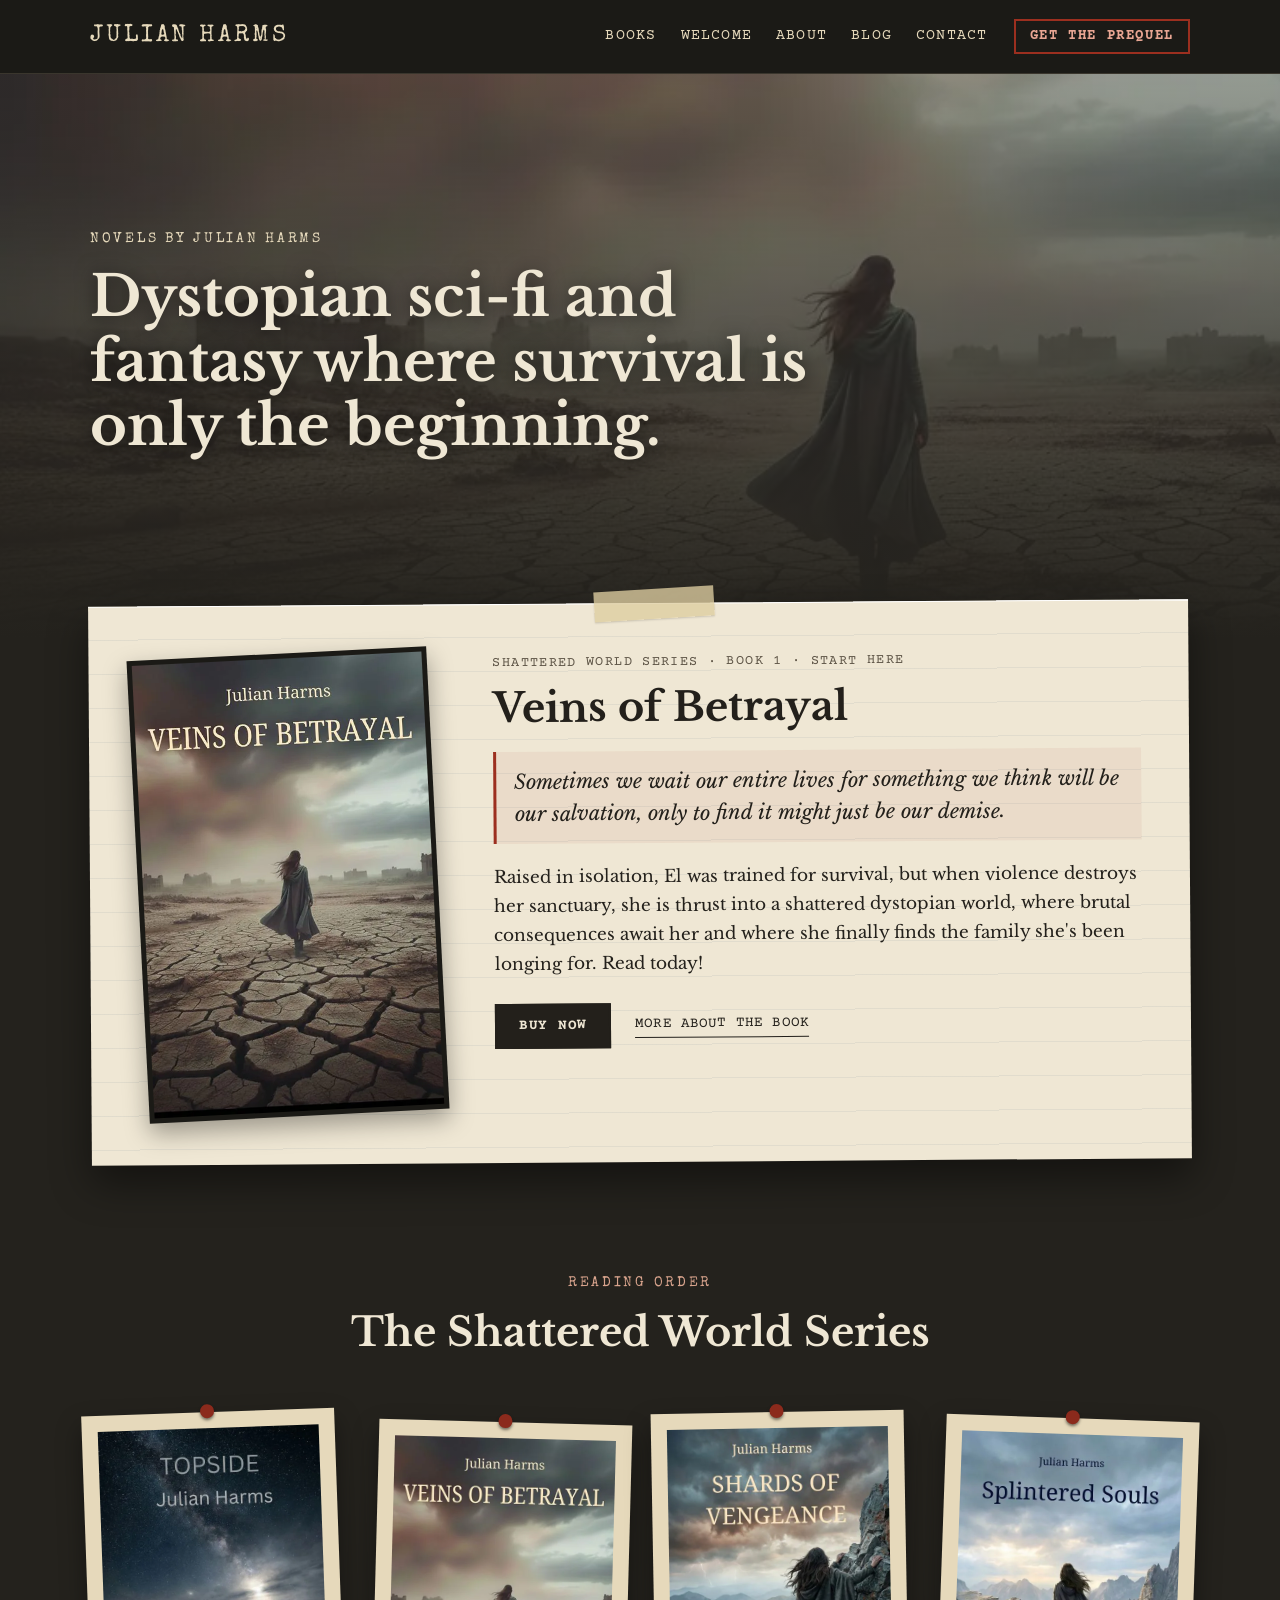
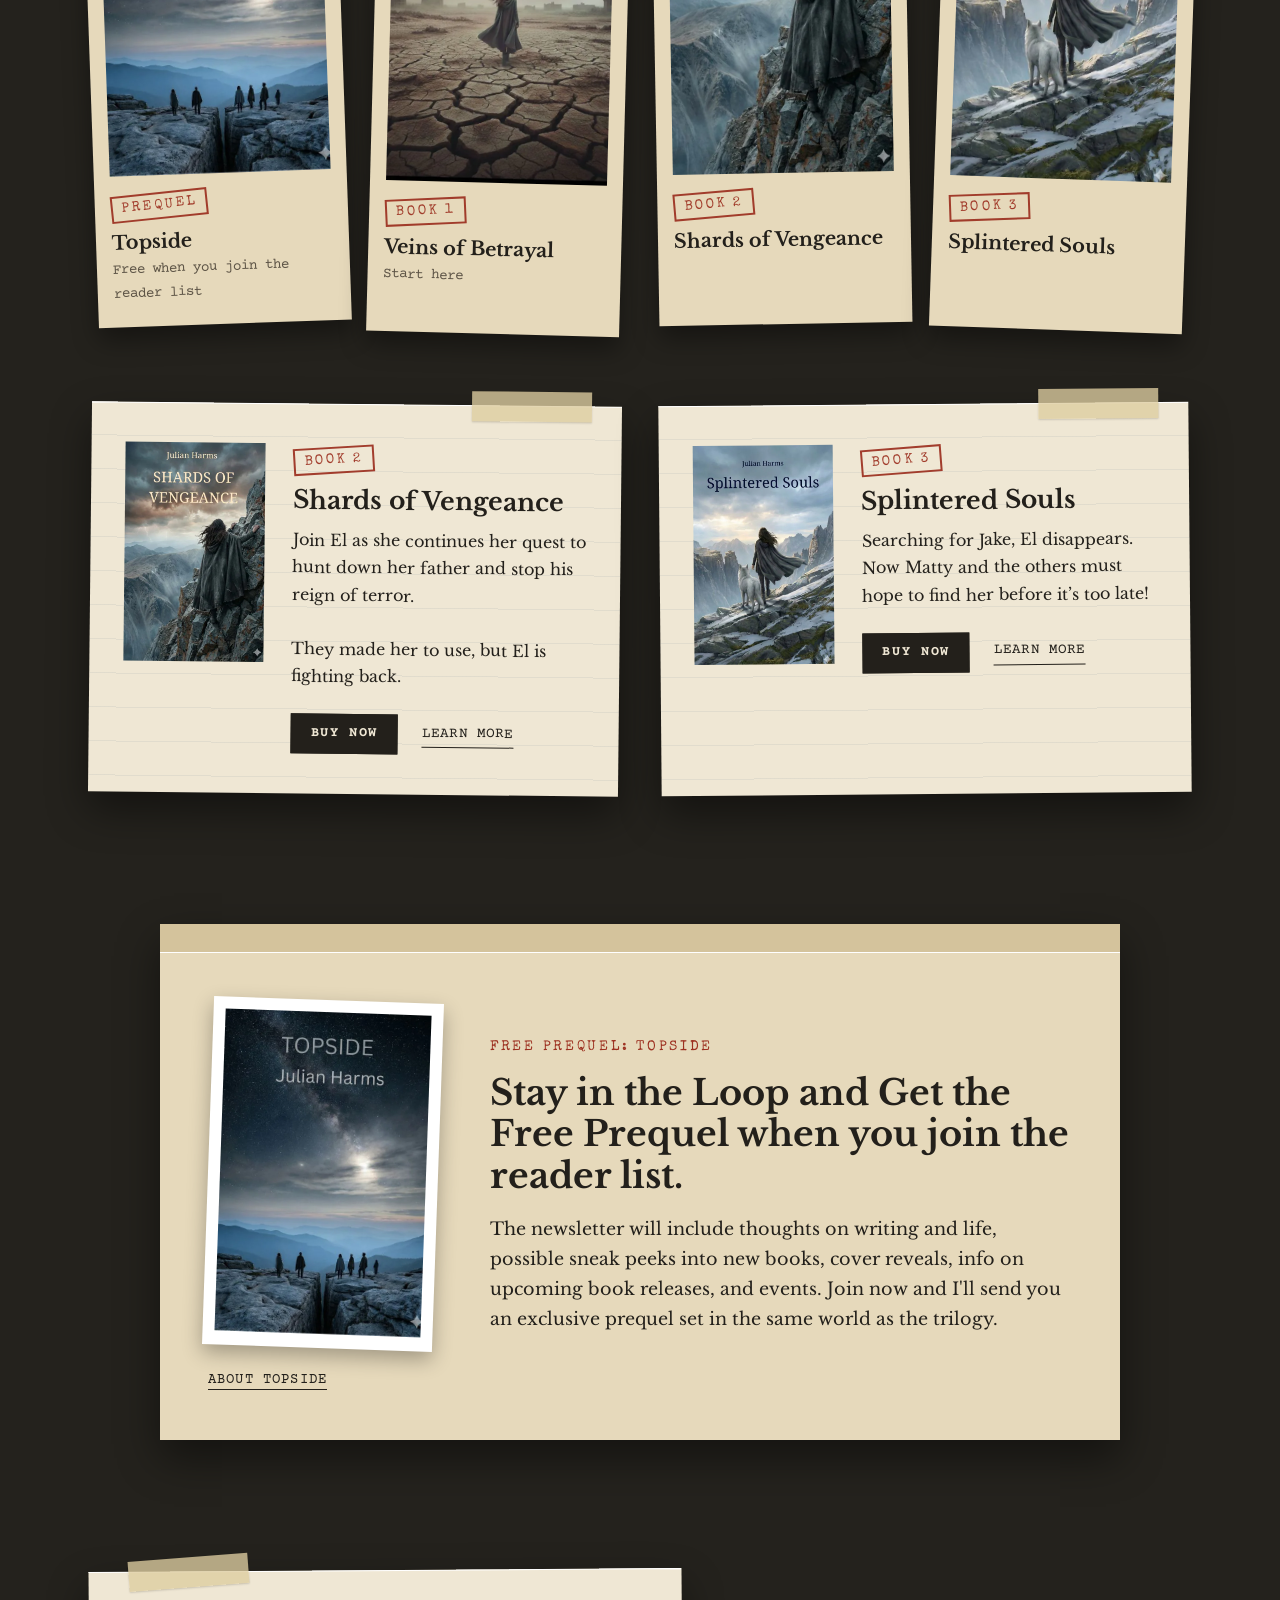
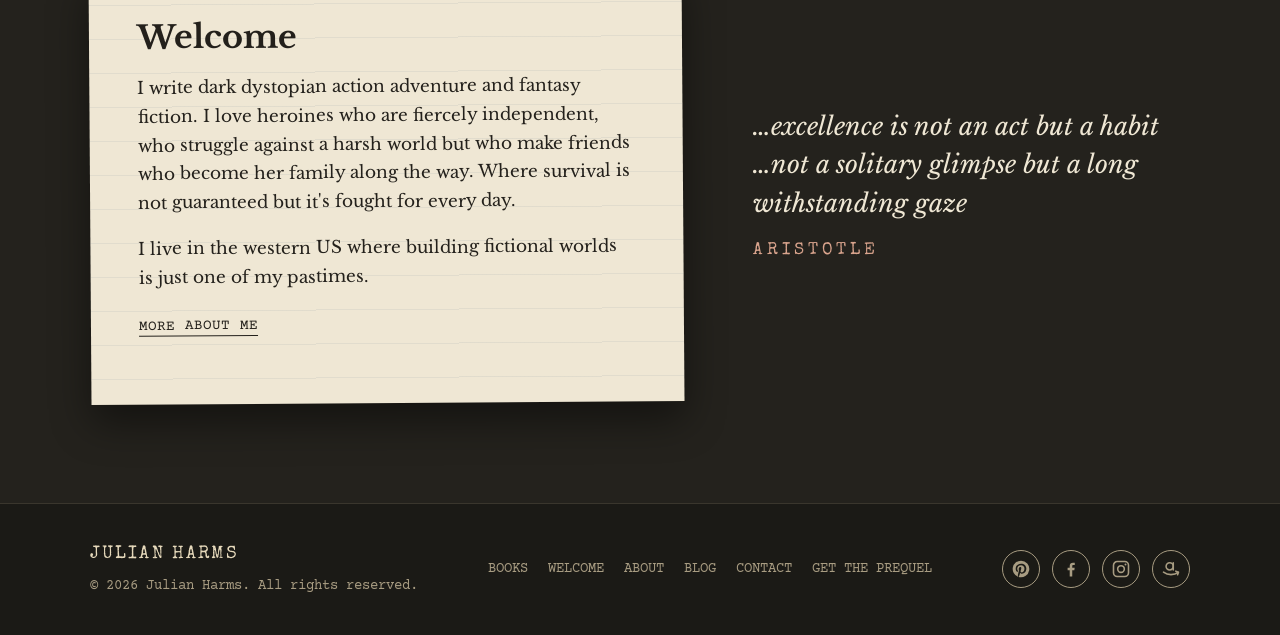
<file: index.html>
<!doctype html>
<html lang="en">

<head>
  <meta charset="utf-8" />
  <meta name="viewport" content="width=device-width, initial-scale=1" />
  <meta name="description" content="Official site of Julian Harms, author of dystopian and dark fantasy fiction, including the Shattered World Series and the free prequel Topside." />
  <meta name="p:domain_verify" content="cd614ba4b7cb5df3d20bcf4890190cbf" />
  <link rel="canonical" href="https://julianharms.com/" />
  <link rel="alternate" type="application/rss+xml" title="Julian Harms Blog" href="https://julianharms.com/blog/feed.xml" />
  <meta property="og:title" content="Julian Harms | Dystopian & Dark Fantasy Author" />
  <meta property="og:description" content="Explore the Shattered World Series, dark fantasy fiction, and a free prequel from author Julian Harms." />
  <meta property="og:type" content="website" />
  <meta property="og:url" content="https://julianharms.com/" />
  <meta property="og:site_name" content="Julian Harms" />
  <meta property="og:locale" content="en_US" />
  <meta property="og:image" content="https://julianharms.com/images/julian-harms-social-card.jpg" />
  <meta property="og:image:width" content="1200" />
  <meta property="og:image:height" content="630" />
  <meta property="og:image:alt" content="Julian Harms dystopian and dark fantasy author social preview" />
  <meta name="twitter:card" content="summary_large_image" />
  <meta name="twitter:title" content="Julian Harms | Dystopian & Dark Fantasy Author" />
  <meta name="twitter:description" content="Explore the Shattered World Series, dark fantasy fiction, and a free prequel from author Julian Harms." />
  <meta name="twitter:image" content="https://julianharms.com/images/julian-harms-social-card.jpg" />
  <meta name="twitter:image:alt" content="Julian Harms dystopian and dark fantasy author social preview" />
  <link rel="icon" href="/favicon.ico" sizes="48x48" />
  <link rel="icon" href="/images/favicon.svg" type="image/svg+xml" />
  <link rel="apple-touch-icon" href="/images/apple-touch-icon.png" />
  <link rel="manifest" href="/site.webmanifest" />
  <meta name="theme-color" content="#1b1a16" />
  <title>Julian Harms | Dystopian & Dark Fantasy Author</title>
  <link rel="preconnect" href="https://fonts.googleapis.com" />
  <link rel="preconnect" href="https://fonts.gstatic.com" crossorigin />
  <link
    href="https://fonts.googleapis.com/css2?family=Libre+Baskerville:ital,wght@0,400;0,700;1,400&family=Special+Elite&family=Courier+Prime:wght@400;700&display=swap"
    rel="stylesheet" />
  <script type="application/ld+json">
    {
      "@context": "https://schema.org",
      "@graph": [
        {
          "@type": "WebSite",
          "@id": "https://julianharms.com/#website",
          "url": "https://julianharms.com/",
          "name": "Julian Harms",
          "description": "Official site of Julian Harms, author of dystopian and dark fantasy fiction.",
          "publisher": {
            "@id": "https://julianharms.com/#author"
          },
          "inLanguage": "en-US"
        },
        {
          "@type": "Person",
          "@id": "https://julianharms.com/#author",
            "sameAs": ["https://www.pinterest.com/0xsi0481m8g98vflykwwtysgiju89o/", "https://www.facebook.com/profile.php?id=61579558916763", "https://www.instagram.com/julianharmsauthor/", "https://www.amazon.com/author/julianharmsauthor"],
          "name": "Julian Harms",
          "url": "https://julianharms.com/",
          "jobTitle": "Author",
          "description": "Julian Harms writes dark dystopian action adventure and fantasy fiction, where survival comes at a cost and hope refuses to die.",
          "knowsAbout": [
            "Dystopian fiction",
            "Dark fantasy",
            "Fantasy fiction"
          ]
        },
        {
          "@type": "Book",
          "@id": "https://julianharms.com/books/topside/#book",
          "name": "Topside",
          "author": {
            "@id": "https://julianharms.com/#author"
          },
          "bookFormat": "https://schema.org/EBook",
          "genre": [
            "Dystopian fiction",
            "Dark fantasy"
          ],
          "image": "https://julianharms.com/images/TOPSIDE.webp",
          "url": "https://julianharms.com/books/topside/",
          "description": "Topside is a free prequel novella available to Julian Harms reader list subscribers.",
          "inLanguage": "en"
        },
        {
          "@type": "BookSeries",
          "@id": "https://julianharms.com/#shattered-world-series",
          "name": "Shattered World Series",
          "author": {
            "@id": "https://julianharms.com/#author"
          },
          "inLanguage": "en",
          "genre": [
            "Dystopian fiction",
            "Dark fantasy"
          ],
          "hasPart": [
            {
              "@id": "https://julianharms.com/books/veins-of-betrayal/#book"
            },
            {
              "@id": "https://julianharms.com/books/shards-of-vengeance/#book"
            },
            {
              "@id": "https://julianharms.com/books/splintered-souls/#book"
            }
          ]
        },
        {
          "@type": "Book",
          "@id": "https://julianharms.com/books/veins-of-betrayal/#book",
          "name": "Veins of Betrayal",
          "author": {
            "@id": "https://julianharms.com/#author"
          },
          "bookFormat": "https://schema.org/EBook",
          "genre": [
            "Dystopian fiction",
            "Dark fantasy"
          ],
          "image": "https://julianharms.com/images/veins-of-betrayal-cover.webp",
          "url": "https://julianharms.com/books/veins-of-betrayal/",
          "description": "Sometimes we wait our entire lives for something we think will be our salvation, only to find it might just be our demise.",
          "offers": {
            "@type": "Offer",
            "url": "https://books2read.com/u/b66M6W",
            "availability": "https://schema.org/InStock"
          },
          "inLanguage": "en",
          "isPartOf": {
            "@id": "https://julianharms.com/#shattered-world-series"
          },
          "position": 1
        },
        {
          "@type": "Book",
          "@id": "https://julianharms.com/books/shards-of-vengeance/#book",
          "name": "Shards of Vengeance",
          "author": {
            "@id": "https://julianharms.com/#author"
          },
          "bookFormat": "https://schema.org/EBook",
          "genre": [
            "Dystopian fiction",
            "Dark fantasy"
          ],
          "image": "https://julianharms.com/images/shards-of-vengeance-cover.webp",
          "url": "https://julianharms.com/books/shards-of-vengeance/",
          "description": "In a desperate attempt to escape from Traders who are chasing them, El falls into an underground cave, and Jake is captured. El is rescued by an awkward genius named Matty, who becomes a reluctant helper in her quest to find Jake. In their search for Jake, they find other victims of her father’s cruel experiments. Will they find Jake before it’s too late? Buy now and see.",
          "offers": {
            "@type": "Offer",
            "url": "https://www.amazon.com/dp/B0GWYNR5W9",
            "availability": "https://schema.org/InStock"
          },
          "inLanguage": "en",
          "isPartOf": {
            "@id": "https://julianharms.com/#shattered-world-series"
          },
          "position": 2,
          "identifier": {
            "@type": "PropertyValue",
            "propertyID": "ASIN",
            "value": "B0GWYNR5W9"
          }
        },
        {
          "@type": "Book",
          "@id": "https://julianharms.com/books/splintered-souls/#book",
          "name": "Splintered Souls",
          "author": {
            "@id": "https://julianharms.com/#author"
          },
          "bookFormat": "https://schema.org/EBook",
          "genre": [
            "Dystopian fiction",
            "Dark fantasy"
          ],
          "image": "https://julianharms.com/images/splintered-souls-cover.webp",
          "url": "https://julianharms.com/books/splintered-souls/",
          "description": "As she is searching for Jake, El disappears. Now Matty and the others must hope to find her before it’s too late. Meanwhile, El and Jake are deep in the bowels of an underground laboratory fighting for their lives. After they find each other and a crazy gardener, they must fight for survival in a desperate attempt to break free. Will they escape? Buy now and see!",
          "offers": {
            "@type": "Offer",
            "url": "https://www.amazon.com/dp/B0GX2TV7L5",
            "availability": "https://schema.org/InStock"
          },
          "inLanguage": "en",
          "isPartOf": {
            "@id": "https://julianharms.com/#shattered-world-series"
          },
          "position": 3,
          "identifier": {
            "@type": "PropertyValue",
            "propertyID": "ASIN",
            "value": "B0GX2TV7L5"
          }
        }
      ]
    }
  </script>
  <script>
    (function (w, d, e, u, f, l, n) {
      w[f] = w[f] || function () {
        (w[f].q = w[f].q || [])
        .push(arguments);
      }, l = d.createElement(e), l.async = 1, l.src = u,
      n = d.getElementsByTagName(e)[0], n.parentNode.insertBefore(l, n);
    })
      (window, document, 'script', 'https://assets.mailerlite.com/js/universal.js', 'ml');
    ml('account', '2204583');
  </script>
  <link rel="stylesheet" href="styles.css" />
</head>

<body>
  <header class="site-header">
    <div class="container header-inner">
      <div class="logo">Julian Harms</div>
      <nav class="nav">
        <a href="#books">Books</a>
        <a href="#about">Welcome</a>
        <a href="/about/">About</a>
        <a href="/blog/">Blog</a>
        <a href="/contact/">Contact</a>
      </nav>
      <a class="button ghost prequel-trigger" href="#signup">Get the Prequel</a>
    </div>
  </header>

  <main>
    <section class="hero">
      <div class="container">
        <p class="eyebrow">Novels by Julian Harms</p>
        <h1>Dystopian <span class="nowrap">sci-fi</span> and fantasy where survival is only the beginning.</h1>
      </div>
    </section>

    <div class="container">
      <div id="veins-of-betrayal" class="card feature">
        <span class="tape" aria-hidden="true"></span>
        <a class="photo dark" href="/books/veins-of-betrayal/">
          <img class="book-cover" src="images/veins-of-betrayal-cover.webp" alt="Veins of Betrayal book cover" width="512" height="800" decoding="async" fetchpriority="high" />
        </a>
        <div class="feature-copy">
          <p class="kicker">Shattered World Series &middot; Book 1 &middot; Start here</p>
          <h2><a class="book-title-link" href="/books/veins-of-betrayal/">Veins of Betrayal</a></h2>
          <blockquote class="tagline">
            Sometimes we wait our entire lives for something we think will be our salvation, only to find it might
            just be our demise.
          </blockquote>
          <p>
            Raised in isolation, El was trained for survival, but when violence destroys her sanctuary, she is thrust
            into a shattered dystopian world, where brutal consequences await her and where she finally finds the
            family she's been longing for. Read today!
          </p>
          <div class="book-actions">
            <a class="button buy-button" href="https://books2read.com/u/b66M6W" target="_blank" rel="noopener noreferrer">Buy Now</a>
            <a class="text-link" href="/books/veins-of-betrayal/">More about the book</a>
          </div>
        </div>
      </div>
    </div>

    <section id="books" class="books">
      <div class="container">
        <div class="section-title">
          <p class="eyebrow">Reading order</p>
          <h2>The Shattered World Series</h2>
        </div>

        <ol class="reading-order">
          <li>
            <a href="/books/topside/">
              <img class="book-cover" src="images/TOPSIDE.webp" alt="Topside book cover" width="512" height="800" loading="lazy" decoding="async" />
              <span class="stamp ro-num">Prequel</span>
              <span class="ro-title">Topside</span>
              <span class="ro-note">Free when you join the reader list</span>
            </a>
          </li>
          <li>
            <a href="/books/veins-of-betrayal/">
              <img class="book-cover" src="images/veins-of-betrayal-cover.webp" alt="Veins of Betrayal book cover" width="512" height="800" loading="lazy" decoding="async" />
              <span class="stamp ro-num">Book 1</span>
              <span class="ro-title">Veins of Betrayal</span>
              <span class="ro-note">Start here</span>
            </a>
          </li>
          <li>
            <a href="/books/shards-of-vengeance/">
              <img class="book-cover" src="images/shards-of-vengeance-cover.webp" alt="Shards of Vengeance book cover" width="512" height="800" loading="lazy" decoding="async" />
              <span class="stamp ro-num">Book 2</span>
              <span class="ro-title">Shards of Vengeance</span>
            </a>
          </li>
          <li>
            <a href="/books/splintered-souls/">
              <img class="book-cover" src="images/splintered-souls-cover.webp" alt="Splintered Souls book cover" width="512" height="800" loading="lazy" decoding="async" />
              <span class="stamp ro-num">Book 3</span>
              <span class="ro-title">Splintered Souls</span>
            </a>
          </li>
        </ol>

        <div class="book-list">
          <article id="shards-of-vengeance" class="card book-row">
            <span class="tape" aria-hidden="true"></span>
            <a href="/books/shards-of-vengeance/">
              <img class="book-cover" src="images/shards-of-vengeance-cover.webp" alt="Shards of Vengeance book cover" width="512" height="800" loading="lazy" decoding="async" />
            </a>
            <div>
              <span class="tag">Book 2</span>
              <h3><a class="book-title-link" href="/books/shards-of-vengeance/">Shards of Vengeance</a></h3>
              <p>
                Join El as she continues her quest to hunt down her father and stop his reign of terror.<br />
                <br />
                They made her to use, but El is fighting back.
              </p>
              <div class="book-actions">
                <a class="button small buy-button" href="https://www.amazon.com/dp/B0GWYNR5W9" target="_blank" rel="noopener noreferrer">Buy Now</a>
                <a class="text-link" href="/books/shards-of-vengeance/">Learn More</a>
              </div>
            </div>
          </article>
          <article id="splintered-souls" class="card book-row">
            <span class="tape" aria-hidden="true"></span>
            <a href="/books/splintered-souls/">
              <img class="book-cover" src="images/splintered-souls-cover.webp" alt="Splintered Souls book cover" width="512" height="800" loading="lazy" decoding="async" />
            </a>
            <div>
              <span class="tag">Book 3</span>
              <h3><a class="book-title-link" href="/books/splintered-souls/">Splintered Souls</a></h3>
              <p>
                Searching for Jake, El disappears. Now Matty and the others must hope to find her before it’s too late!
              </p>
              <div class="book-actions">
                <a class="button small buy-button" href="https://www.amazon.com/dp/B0GX2TV7L5" target="_blank" rel="noopener noreferrer">Buy Now</a>
                <a class="text-link" href="/books/splintered-souls/">Learn More</a>
              </div>
            </div>
          </article>
        </div>
      </div>
    </section>

    <section id="signup" class="signup">
      <div class="container">
        <div class="card signup-shell">
          <div class="signup-cover">
            <a class="photo" href="/books/topside/">
              <img class="book-cover" src="images/TOPSIDE.webp" alt="Topside book cover" width="512" height="800" loading="lazy" decoding="async" />
            </a>
            <a class="text-link" href="/books/topside/">About Topside</a>
          </div>
          <div class="signup-panel">
            <p class="eyebrow">Free prequel: Topside</p>
            <h2>Stay in the Loop and Get the Free Prequel when you join the reader list.</h2>
            <p class="lead">
              The newsletter will include thoughts on writing and life, possible sneak peeks into new books, cover reveals, info on upcoming book releases, and events. Join now and I'll send you an
              exclusive prequel set in the same world as the trilogy.
            </p>
            <div class="signup-form">
              <div class="ml-embedded" data-form="vc6lXw"></div>
            </div>
          </div>
        </div>
      </div>
    </section>

    <section id="about" class="about">
      <div class="container about-grid">
        <div class="card about-panel">
          <span class="tape" aria-hidden="true"></span>
          <h2>Welcome</h2>
          <p>
            I write dark dystopian action adventure and fantasy fiction. I love
            heroines who are fiercely independent, who struggle against a harsh
            world but who make friends who become her family along the way.
            Where survival is not guaranteed but it's fought for every day.
          </p>
          <p>
            I live in the western US where building fictional worlds is just
            one of my pastimes.
          </p>
          <p><a class="text-link" href="/about/">More about me</a></p>
        </div>
        <blockquote class="quote">
          <p>
            &hellip;excellence is not an act but a habit &hellip;not a solitary glimpse
            but a long withstanding gaze
          </p>
          <footer>Aristotle</footer>
        </blockquote>
      </div>
    </section>
  </main>

  <footer class="site-footer">
    <div class="container footer-inner">
      <div>
        <div class="logo small">Julian Harms</div>
        <p class="fine-print">© 2026 Julian Harms. All rights reserved.</p>
      </div>
      <div class="footer-links">
        <a href="#books">Books</a>
        <a href="#about">Welcome</a>
        <a href="/about/">About</a>
        <a href="/blog/">Blog</a>
        <a href="/contact/">Contact</a>
        <a class="prequel-trigger" href="#signup">Get the Prequel</a>
      </div>
      <div class="social-links">
        <a class="social-icon" href="https://www.pinterest.com/0xsi0481m8g98vflykwwtysgiju89o/" target="_blank" rel="noopener noreferrer me" aria-label="Julian Harms on Pinterest" title="Pinterest">
          <svg viewBox="0 0 24 24" width="20" height="20" aria-hidden="true" focusable="false"><path fill="currentColor" d="M12 2a10 10 0 0 0-3.64 19.31c-.09-.78-.17-1.98.03-2.83l1.18-5s-.3-.6-.3-1.49c0-1.4.81-2.44 1.82-2.44.86 0 1.27.64 1.27 1.41 0 .86-.55 2.15-.83 3.34-.24 1 .5 1.81 1.48 1.81 1.78 0 3.15-1.88 3.15-4.58 0-2.39-1.72-4.07-4.18-4.07-2.85 0-4.52 2.14-4.52 4.35 0 .86.33 1.78.74 2.28.08.1.09.19.07.29l-.28 1.13c-.04.18-.15.22-.33.13-1.25-.58-2.03-2.4-2.03-3.87 0-3.15 2.29-6.04 6.6-6.04 3.46 0 6.16 2.47 6.16 5.77 0 3.44-2.17 6.22-5.18 6.22-1.01 0-1.97-.53-2.29-1.15l-.62 2.38c-.23.87-.84 1.95-1.25 2.62A10 10 0 1 0 12 2z"/></svg>
        </a>
        <a class="social-icon" href="https://www.facebook.com/profile.php?id=61579558916763" target="_blank" rel="noopener noreferrer me" aria-label="Julian Harms on Facebook" title="Facebook">
          <svg viewBox="0 0 24 24" width="20" height="20" aria-hidden="true" focusable="false"><path fill="currentColor" d="M13.5 21v-7.5h2.53l.38-2.94H13.5V8.69c0-.85.24-1.43 1.46-1.43h1.56V4.63a20.9 20.9 0 0 0-2.27-.12c-2.25 0-3.79 1.37-3.79 3.89v2.16H7.92v2.94h2.54V21h3.04z"/></svg>
        </a>
        <a class="social-icon" href="https://www.instagram.com/julianharmsauthor/" target="_blank" rel="noopener noreferrer me" aria-label="Julian Harms on Instagram" title="Instagram">
          <svg viewBox="0 0 24 24" width="20" height="20" aria-hidden="true" focusable="false"><path fill="none" stroke="currentColor" stroke-width="1.9" d="M7.5 3h9A4.5 4.5 0 0 1 21 7.5v9a4.5 4.5 0 0 1-4.5 4.5h-9A4.5 4.5 0 0 1 3 16.5v-9A4.5 4.5 0 0 1 7.5 3z"/><circle cx="12" cy="12" r="4" fill="none" stroke="currentColor" stroke-width="1.9"/><circle cx="17.4" cy="6.6" r="1.2" fill="currentColor"/></svg>
        </a>
        <a class="social-icon" href="https://www.amazon.com/author/julianharmsauthor" target="_blank" rel="noopener noreferrer me" aria-label="Julian Harms on Amazon" title="Amazon">
          <svg viewBox="0 0 24 24" width="20" height="20" aria-hidden="true" focusable="false"><circle cx="10.4" cy="8.8" r="4.3" fill="none" stroke="currentColor" stroke-width="1.9"/><path fill="none" stroke="currentColor" stroke-width="1.9" stroke-linecap="round" stroke-linejoin="round" d="M14.7 4.5v8.6M3 15.8c5.2 3.9 12.8 3.9 18 0M17.8 14.6l3.2 1.2-1.1 3.1"/></svg>
        </a>
      </div>
    </div>
  </footer>

</body>

</html>
</file>
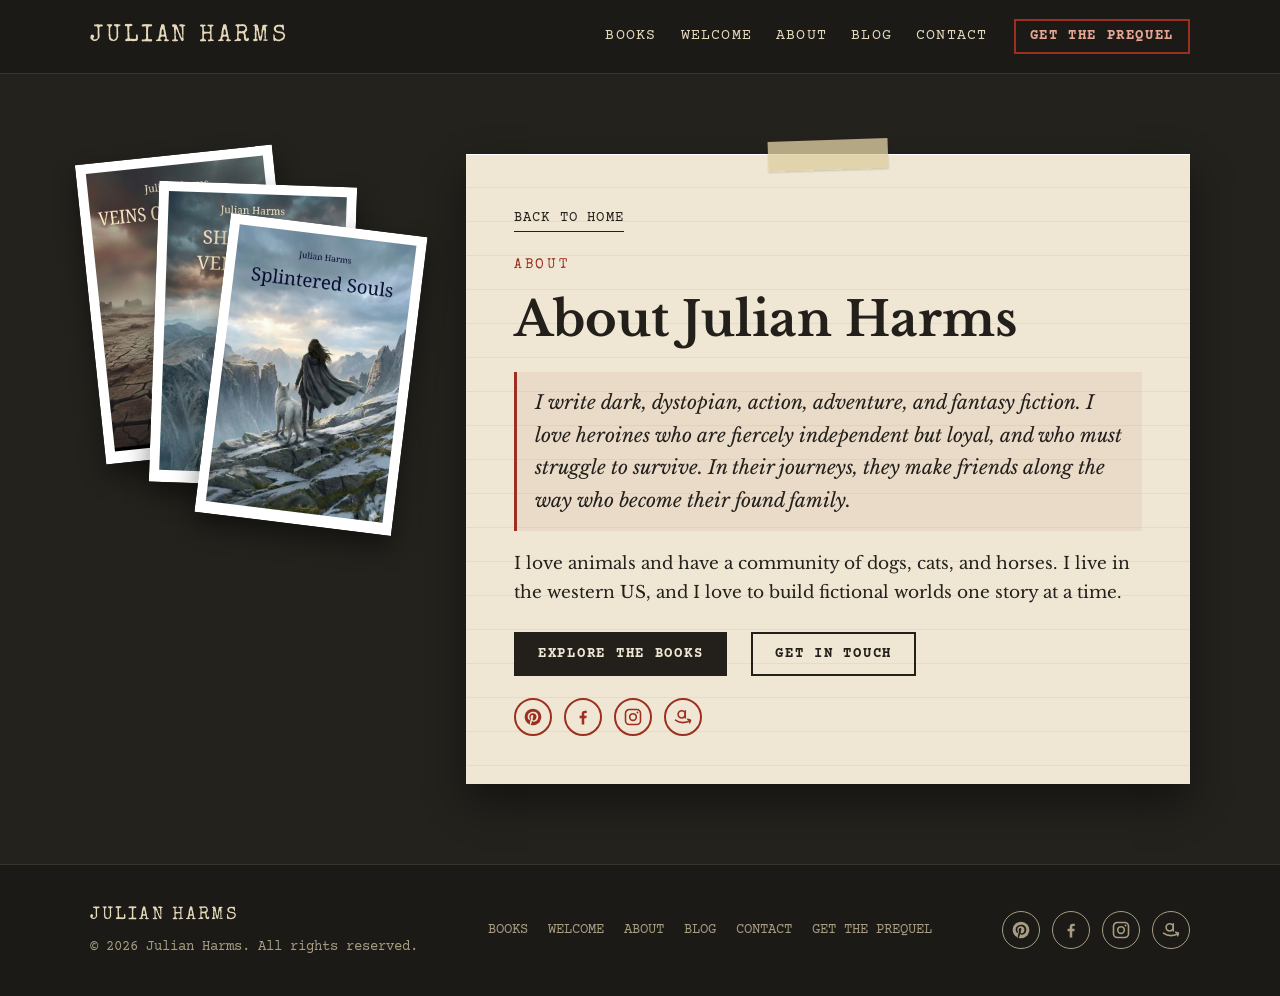
<file: about/index.html>
<!doctype html>
<html lang="en">

<head>
  <meta charset="utf-8" />
  <meta name="viewport" content="width=device-width, initial-scale=1" />
  <meta name="description" content="About Julian Harms, author of dystopian sci-fi and fantasy and the Shattered World Series." />
  <link rel="canonical" href="https://julianharms.com/about/" />
  <meta property="og:title" content="About | Julian Harms" />
  <meta property="og:description" content="Meet Julian Harms, author of dystopian sci-fi and fantasy and the Shattered World Series." />
  <meta property="og:type" content="profile" />
  <meta property="og:url" content="https://julianharms.com/about/" />
  <meta property="og:site_name" content="Julian Harms" />
  <meta property="og:locale" content="en_US" />
  <meta property="og:image" content="https://julianharms.com/images/julian-harms-social-card.jpg" />
  <meta property="og:image:width" content="1200" />
  <meta property="og:image:height" content="630" />
  <meta property="og:image:alt" content="Julian Harms dystopian and dark fantasy author social preview" />
  <meta name="twitter:card" content="summary_large_image" />
  <meta name="twitter:title" content="About | Julian Harms" />
  <meta name="twitter:description" content="Meet Julian Harms, author of dystopian sci-fi and fantasy and the Shattered World Series." />
  <meta name="twitter:image" content="https://julianharms.com/images/julian-harms-social-card.jpg" />
  <meta name="twitter:image:alt" content="Julian Harms dystopian and dark fantasy author social preview" />
  <link rel="icon" href="/favicon.ico" sizes="48x48" />
  <link rel="icon" href="/images/favicon.svg" type="image/svg+xml" />
  <link rel="apple-touch-icon" href="/images/apple-touch-icon.png" />
  <link rel="manifest" href="/site.webmanifest" />
  <meta name="theme-color" content="#1b1a16" />
  <title>About | Julian Harms</title>
  <!--
    TODO when ready:
    - Add the author photo: replace the .about-covers placeholder below with an <img>,
      and add "image": "https://julianharms.com/images/<photo>.webp" to the Person below.
    - Add profile links to the Person below as
      "sameAs": ["https://www.amazon.com/author/...", "https://www.goodreads.com/author/show/...", "https://www.bookbub.com/authors/..."]
  -->
  <script type="application/ld+json">
    {
      "@context": "https://schema.org",
      "@type": "ProfilePage",
      "@id": "https://julianharms.com/about/#page",
      "name": "About | Julian Harms",
      "url": "https://julianharms.com/about/",
      "inLanguage": "en",
      "mainEntity": {
        "@type": "Person",
        "@id": "https://julianharms.com/#author",
        "sameAs": ["https://www.pinterest.com/0xsi0481m8g98vflykwwtysgiju89o/", "https://www.facebook.com/profile.php?id=61579558916763", "https://www.instagram.com/julianharmsauthor/", "https://www.amazon.com/author/julianharmsauthor"],
        "name": "Julian Harms",
        "url": "https://julianharms.com/",
        "jobTitle": "Author",
        "description": "Julian Harms writes dystopian sci-fi and fantasy, including the Shattered World Series.",
        "knowsAbout": [
          "Dystopian fiction",
          "Science fiction",
          "Fantasy fiction"
        ],
        "email": "mailto:julian@julianharms.com"
      },
      "breadcrumb": {
        "@type": "BreadcrumbList",
        "itemListElement": [
          {
            "@type": "ListItem",
            "position": 1,
            "name": "Julian Harms",
            "item": "https://julianharms.com/"
          },
          {
            "@type": "ListItem",
            "position": 2,
            "name": "About",
            "item": "https://julianharms.com/about/"
          }
        ]
      }
    }
  </script>
  <link rel="preconnect" href="https://fonts.googleapis.com" />
  <link rel="preconnect" href="https://fonts.gstatic.com" crossorigin />
  <link
    href="https://fonts.googleapis.com/css2?family=Libre+Baskerville:ital,wght@0,400;0,700;1,400&family=Special+Elite&family=Courier+Prime:wght@400;700&display=swap"
    rel="stylesheet" />
  <link rel="stylesheet" href="../styles.css" />
</head>

<body>
  <header class="site-header">
    <div class="container header-inner">
      <a class="logo" href="/">Julian Harms</a>
      <nav class="nav">
        <a href="/#books">Books</a>
        <a href="/#about">Welcome</a>
        <a href="/about/">About</a>
        <a href="/blog/">Blog</a>
        <a href="/contact/">Contact</a>
      </nav>
      <a class="button ghost" href="/#signup">Get the Prequel</a>
    </div>
  </header>

  <main>
    <section class="section book-detail about-page">
      <div class="container book-detail-grid">
        <!-- Placeholder until the author photo is ready: replace this div with
             <img class="book-cover" src="../images/<photo>.webp" alt="Julian Harms" width="..." height="..." /> -->
        <div class="about-covers" aria-hidden="true">
          <img src="../images/veins-of-betrayal-cover.webp" alt="" width="512" height="800" decoding="async" />
          <img src="../images/shards-of-vengeance-cover.webp" alt="" width="512" height="800" decoding="async" />
          <img src="../images/splintered-souls-cover.webp" alt="" width="512" height="800" decoding="async" />
        </div>
        <div class="book-detail-copy">
          <a class="text-link back-link" href="/">Back to home</a>
          <p class="eyebrow">About</p>
          <h1>About Julian Harms</h1>
          <p class="lead">
            I write dark, dystopian, action, adventure, and fantasy fiction. I love heroines who are fiercely
            independent but loyal, and who must struggle to survive. In their journeys, they make friends along
            the way who become their found family.
          </p>
          <p>
            I love animals and have a community of dogs, cats, and horses. I live in the western US, and I love
            to build fictional worlds one story at a time.
          </p>
          <div class="book-actions">
            <a class="button cta" href="/#books">Explore the Books</a>
            <a class="button ghost" href="/contact/">Get in Touch</a>
          </div>
          <div class="social-links page-social">
            <a class="social-icon" href="https://www.pinterest.com/0xsi0481m8g98vflykwwtysgiju89o/" target="_blank" rel="noopener noreferrer me" aria-label="Julian Harms on Pinterest" title="Pinterest">
              <svg viewBox="0 0 24 24" width="20" height="20" aria-hidden="true" focusable="false"><path fill="currentColor" d="M12 2a10 10 0 0 0-3.64 19.31c-.09-.78-.17-1.98.03-2.83l1.18-5s-.3-.6-.3-1.49c0-1.4.81-2.44 1.82-2.44.86 0 1.27.64 1.27 1.41 0 .86-.55 2.15-.83 3.34-.24 1 .5 1.81 1.48 1.81 1.78 0 3.15-1.88 3.15-4.58 0-2.39-1.72-4.07-4.18-4.07-2.85 0-4.52 2.14-4.52 4.35 0 .86.33 1.78.74 2.28.08.1.09.19.07.29l-.28 1.13c-.04.18-.15.22-.33.13-1.25-.58-2.03-2.4-2.03-3.87 0-3.15 2.29-6.04 6.6-6.04 3.46 0 6.16 2.47 6.16 5.77 0 3.44-2.17 6.22-5.18 6.22-1.01 0-1.97-.53-2.29-1.15l-.62 2.38c-.23.87-.84 1.95-1.25 2.62A10 10 0 1 0 12 2z"/></svg>
            </a>
            <a class="social-icon" href="https://www.facebook.com/profile.php?id=61579558916763" target="_blank" rel="noopener noreferrer me" aria-label="Julian Harms on Facebook" title="Facebook">
              <svg viewBox="0 0 24 24" width="20" height="20" aria-hidden="true" focusable="false"><path fill="currentColor" d="M13.5 21v-7.5h2.53l.38-2.94H13.5V8.69c0-.85.24-1.43 1.46-1.43h1.56V4.63a20.9 20.9 0 0 0-2.27-.12c-2.25 0-3.79 1.37-3.79 3.89v2.16H7.92v2.94h2.54V21h3.04z"/></svg>
            </a>
            <a class="social-icon" href="https://www.instagram.com/julianharmsauthor/" target="_blank" rel="noopener noreferrer me" aria-label="Julian Harms on Instagram" title="Instagram">
              <svg viewBox="0 0 24 24" width="20" height="20" aria-hidden="true" focusable="false"><path fill="none" stroke="currentColor" stroke-width="1.9" d="M7.5 3h9A4.5 4.5 0 0 1 21 7.5v9a4.5 4.5 0 0 1-4.5 4.5h-9A4.5 4.5 0 0 1 3 16.5v-9A4.5 4.5 0 0 1 7.5 3z"/><circle cx="12" cy="12" r="4" fill="none" stroke="currentColor" stroke-width="1.9"/><circle cx="17.4" cy="6.6" r="1.2" fill="currentColor"/></svg>
            </a>
            <a class="social-icon" href="https://www.amazon.com/author/julianharmsauthor" target="_blank" rel="noopener noreferrer me" aria-label="Julian Harms on Amazon" title="Amazon">
              <svg viewBox="0 0 24 24" width="20" height="20" aria-hidden="true" focusable="false"><circle cx="10.4" cy="8.8" r="4.3" fill="none" stroke="currentColor" stroke-width="1.9"/><path fill="none" stroke="currentColor" stroke-width="1.9" stroke-linecap="round" stroke-linejoin="round" d="M14.7 4.5v8.6M3 15.8c5.2 3.9 12.8 3.9 18 0M17.8 14.6l3.2 1.2-1.1 3.1"/></svg>
            </a>
          </div>
        </div>
      </div>
    </section>
  </main>

  <footer class="site-footer">
    <div class="container footer-inner">
      <div>
        <a class="logo small" href="/">Julian Harms</a>
        <p class="fine-print">&copy; 2026 Julian Harms. All rights reserved.</p>
      </div>
      <div class="footer-links">
        <a href="/#books">Books</a>
        <a href="/#about">Welcome</a>
        <a href="/about/">About</a>
        <a href="/blog/">Blog</a>
        <a href="/contact/">Contact</a>
        <a href="/#signup">Get the Prequel</a>
      </div>
      <div class="social-links">
        <a class="social-icon" href="https://www.pinterest.com/0xsi0481m8g98vflykwwtysgiju89o/" target="_blank" rel="noopener noreferrer me" aria-label="Julian Harms on Pinterest" title="Pinterest">
          <svg viewBox="0 0 24 24" width="20" height="20" aria-hidden="true" focusable="false"><path fill="currentColor" d="M12 2a10 10 0 0 0-3.64 19.31c-.09-.78-.17-1.98.03-2.83l1.18-5s-.3-.6-.3-1.49c0-1.4.81-2.44 1.82-2.44.86 0 1.27.64 1.27 1.41 0 .86-.55 2.15-.83 3.34-.24 1 .5 1.81 1.48 1.81 1.78 0 3.15-1.88 3.15-4.58 0-2.39-1.72-4.07-4.18-4.07-2.85 0-4.52 2.14-4.52 4.35 0 .86.33 1.78.74 2.28.08.1.09.19.07.29l-.28 1.13c-.04.18-.15.22-.33.13-1.25-.58-2.03-2.4-2.03-3.87 0-3.15 2.29-6.04 6.6-6.04 3.46 0 6.16 2.47 6.16 5.77 0 3.44-2.17 6.22-5.18 6.22-1.01 0-1.97-.53-2.29-1.15l-.62 2.38c-.23.87-.84 1.95-1.25 2.62A10 10 0 1 0 12 2z"/></svg>
        </a>
        <a class="social-icon" href="https://www.facebook.com/profile.php?id=61579558916763" target="_blank" rel="noopener noreferrer me" aria-label="Julian Harms on Facebook" title="Facebook">
          <svg viewBox="0 0 24 24" width="20" height="20" aria-hidden="true" focusable="false"><path fill="currentColor" d="M13.5 21v-7.5h2.53l.38-2.94H13.5V8.69c0-.85.24-1.43 1.46-1.43h1.56V4.63a20.9 20.9 0 0 0-2.27-.12c-2.25 0-3.79 1.37-3.79 3.89v2.16H7.92v2.94h2.54V21h3.04z"/></svg>
        </a>
        <a class="social-icon" href="https://www.instagram.com/julianharmsauthor/" target="_blank" rel="noopener noreferrer me" aria-label="Julian Harms on Instagram" title="Instagram">
          <svg viewBox="0 0 24 24" width="20" height="20" aria-hidden="true" focusable="false"><path fill="none" stroke="currentColor" stroke-width="1.9" d="M7.5 3h9A4.5 4.5 0 0 1 21 7.5v9a4.5 4.5 0 0 1-4.5 4.5h-9A4.5 4.5 0 0 1 3 16.5v-9A4.5 4.5 0 0 1 7.5 3z"/><circle cx="12" cy="12" r="4" fill="none" stroke="currentColor" stroke-width="1.9"/><circle cx="17.4" cy="6.6" r="1.2" fill="currentColor"/></svg>
        </a>
        <a class="social-icon" href="https://www.amazon.com/author/julianharmsauthor" target="_blank" rel="noopener noreferrer me" aria-label="Julian Harms on Amazon" title="Amazon">
          <svg viewBox="0 0 24 24" width="20" height="20" aria-hidden="true" focusable="false"><circle cx="10.4" cy="8.8" r="4.3" fill="none" stroke="currentColor" stroke-width="1.9"/><path fill="none" stroke="currentColor" stroke-width="1.9" stroke-linecap="round" stroke-linejoin="round" d="M14.7 4.5v8.6M3 15.8c5.2 3.9 12.8 3.9 18 0M17.8 14.6l3.2 1.2-1.1 3.1"/></svg>
        </a>
      </div>
    </div>
  </footer>
</body>

</html>
</file>
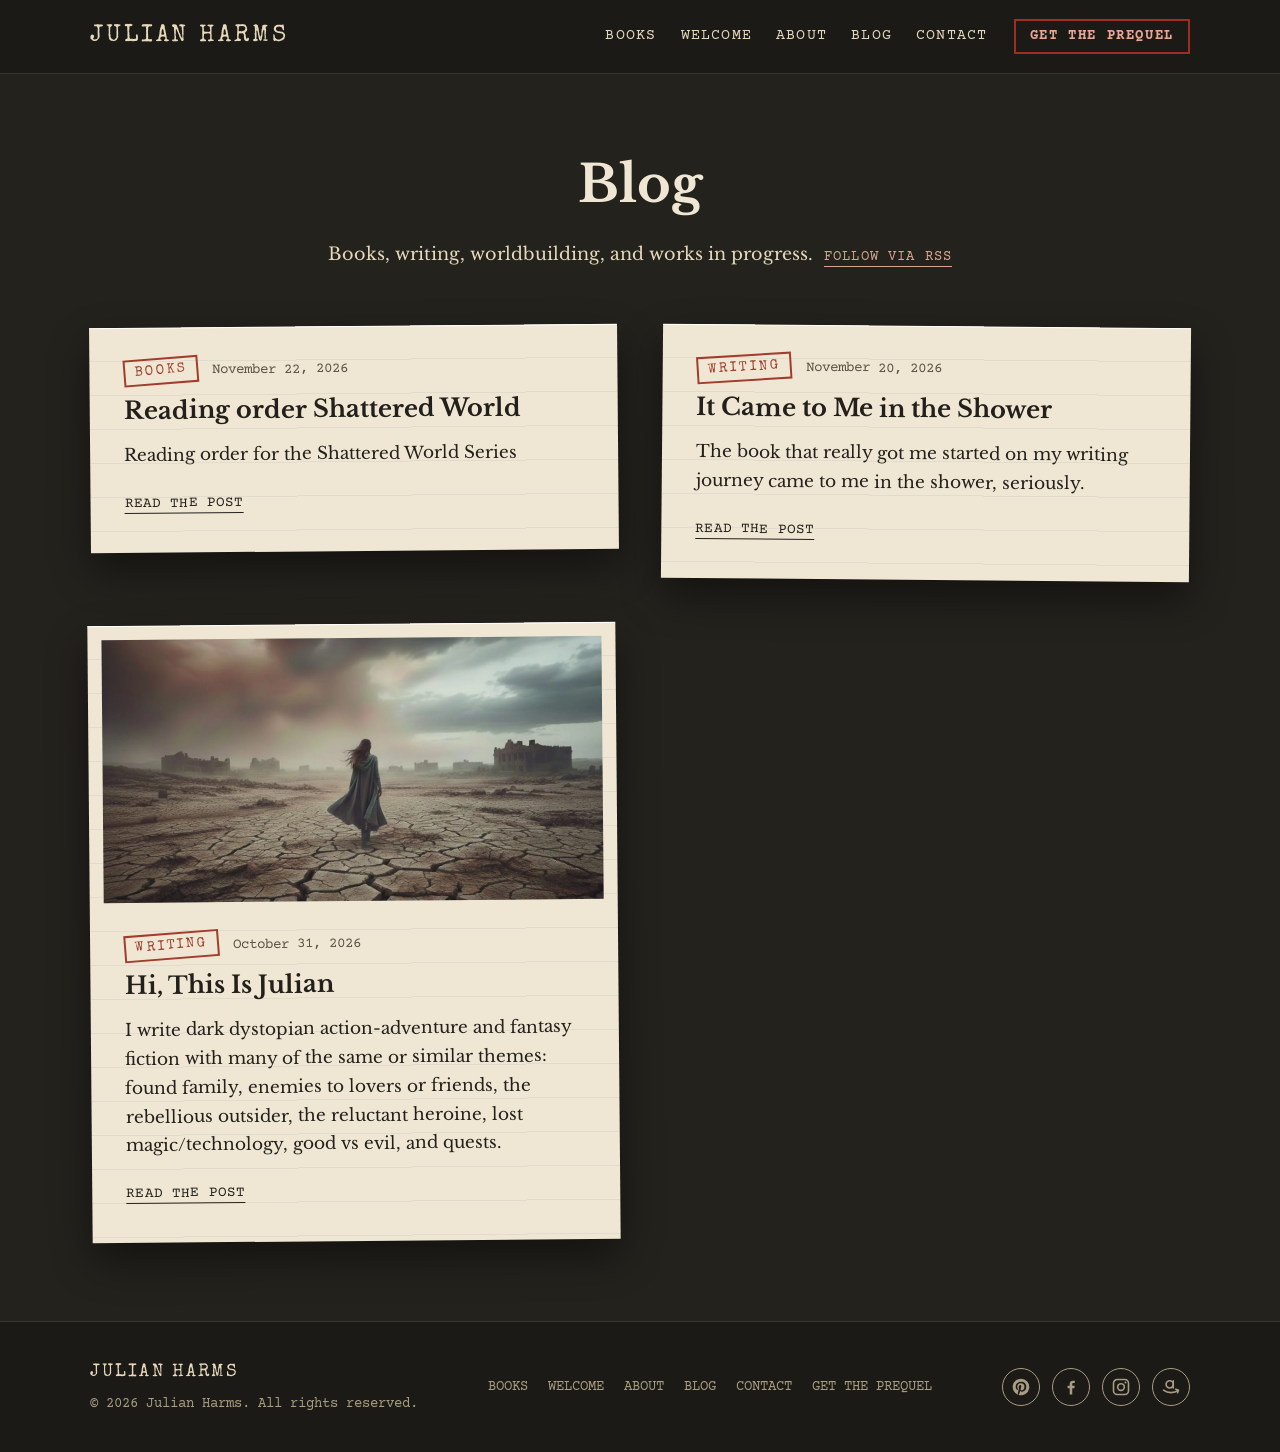
<file: blog/index.html>
<!doctype html>
<html lang="en">

<head>
  <meta charset="utf-8" />
  <meta name="viewport" content="width=device-width, initial-scale=1" />
  <meta name="description" content="The Julian Harms blog: books, writing, worldbuilding, and works in progress from the author of the Shattered World Series." />
  <link rel="canonical" href="https://julianharms.com/blog/" />
  <link rel="alternate" type="application/rss+xml" title="Julian Harms Blog" href="https://julianharms.com/blog/feed.xml" />
  <meta property="og:title" content="Blog | Julian Harms" />
  <meta property="og:description" content="Books, writing, worldbuilding, and works in progress from Julian Harms." />
  <meta property="og:type" content="website" />
  <meta property="og:url" content="https://julianharms.com/blog/" />
  <meta property="og:site_name" content="Julian Harms" />
  <meta property="og:locale" content="en_US" />
  <meta property="og:image" content="https://julianharms.com/images/julian-harms-social-card.jpg" />
  <meta property="og:image:width" content="1200" />
  <meta property="og:image:height" content="630" />
  <meta property="og:image:alt" content="Julian Harms dystopian and dark fantasy author social preview" />
  <meta name="twitter:card" content="summary_large_image" />
  <meta name="twitter:title" content="Blog | Julian Harms" />
  <meta name="twitter:description" content="Books, writing, worldbuilding, and works in progress from Julian Harms." />
  <meta name="twitter:image" content="https://julianharms.com/images/julian-harms-social-card.jpg" />
  <meta name="twitter:image:alt" content="Julian Harms dystopian and dark fantasy author social preview" />
  <link rel="icon" href="/favicon.ico" sizes="48x48" />
  <link rel="icon" href="/images/favicon.svg" type="image/svg+xml" />
  <link rel="apple-touch-icon" href="/images/apple-touch-icon.png" />
  <link rel="manifest" href="/site.webmanifest" />
  <meta name="theme-color" content="#1b1a16" />
  <title>Blog | Julian Harms</title>
  <script type="application/ld+json">
    {
      "@context": "https://schema.org",
      "@type": "Blog",
      "@id": "https://julianharms.com/blog/#blog",
      "name": "Julian Harms Blog",
      "url": "https://julianharms.com/blog/",
      "description": "The Julian Harms blog: books, writing, worldbuilding, and works in progress from the author of the Shattered World Series.",
      "inLanguage": "en",
      "author": {
        "@type": "Person",
        "@id": "https://julianharms.com/#author",
        "name": "Julian Harms",
        "url": "https://julianharms.com/"
      },
      "publisher": {
        "@id": "https://julianharms.com/#author"
      },
      "blogPost": [
        {
          "@type": "BlogPosting",
          "@id": "https://julianharms.com/blog/reading-order-shattered-world/#post",
          "headline": "Reading order Shattered World",
          "url": "https://julianharms.com/blog/reading-order-shattered-world/",
          "datePublished": "2026-11-22",
          "image": "https://julianharms.com/images/blog/reading-order-shattered-world-cover.webp"
        },
        {
          "@type": "BlogPosting",
          "@id": "https://julianharms.com/blog/it-came-to-me-in-the-shower/#post",
          "headline": "It Came to Me in the Shower",
          "url": "https://julianharms.com/blog/it-came-to-me-in-the-shower/",
          "datePublished": "2026-11-20",
          "image": "https://julianharms.com/images/blog/it-came-to-me-in-the-shower-cover.webp"
        },
        {
          "@type": "BlogPosting",
          "@id": "https://julianharms.com/blog/hi-this-is-julian/#post",
          "headline": "Hi, This Is Julian",
          "url": "https://julianharms.com/blog/hi-this-is-julian/",
          "datePublished": "2026-10-31",
          "image": "https://julianharms.com/images/blog/hi-this-is-julian-cover.webp"
        }
      ]
    }
  </script>
  <link rel="preconnect" href="https://fonts.googleapis.com" />
  <link rel="preconnect" href="https://fonts.gstatic.com" crossorigin />
  <link
    href="https://fonts.googleapis.com/css2?family=Libre+Baskerville:ital,wght@0,400;0,700;1,400&family=Special+Elite&family=Courier+Prime:wght@400;700&display=swap"
    rel="stylesheet" />
  <link rel="stylesheet" href="../styles.css" />
</head>

<body>
  <header class="site-header">
    <div class="container header-inner">
      <a class="logo" href="/">Julian Harms</a>
      <nav class="nav">
        <a href="/#books">Books</a>
        <a href="/#about">Welcome</a>
        <a href="/about/">About</a>
        <a href="/blog/">Blog</a>
        <a href="/contact/">Contact</a>
      </nav>
      <a class="button ghost" href="/#signup">Get the Prequel</a>
    </div>
  </header>

  <main>
    <section class="section blog">
      <div class="container">
        <div class="section-title blog-title">
          <h1>Blog</h1>
          <p class="lead">
            Books, writing, worldbuilding, and works in progress.
            <a class="text-link" href="feed.xml">Follow via RSS</a>
          </p>
        </div>

        <!-- New posts go at the top of this list, newest first. -->
        <div class="post-grid">
          <article class="post-card glass">
            <div class="post-card-body">
              <p class="meta"><span class="tag">Books</span> <time datetime="2026-11-22">November 22, 2026</time></p>
              <h2><a class="book-title-link" href="/blog/reading-order-shattered-world/">Reading order Shattered World</a></h2>
              <p>Reading order for the Shattered World Series</p>
              <a class="text-link" href="/blog/reading-order-shattered-world/">Read the post</a>
            </div>
          </article>
          <article class="post-card glass">
            <div class="post-card-body">
              <p class="meta"><span class="tag">Writing</span> <time datetime="2026-11-20">November 20, 2026</time></p>
              <h2><a class="book-title-link" href="/blog/it-came-to-me-in-the-shower/">It Came to Me in the Shower</a></h2>
              <p>The book that really got me started on my writing journey came to me in the shower, seriously.</p>
              <a class="text-link" href="/blog/it-came-to-me-in-the-shower/">Read the post</a>
            </div>
          </article>
          <article class="post-card glass">
            <a class="post-card-cover" href="/blog/hi-this-is-julian/">
              <img src="../images/blog/hi-this-is-julian-cover.webp" alt="A lone cloaked woman walks across cracked, barren earth toward distant ruins beneath a stormy sky" width="1200" height="630" loading="lazy" decoding="async" />
            </a>
            <div class="post-card-body">
              <p class="meta"><span class="tag">Writing</span> <time datetime="2026-10-31">October 31, 2026</time></p>
              <h2><a class="book-title-link" href="/blog/hi-this-is-julian/">Hi, This Is Julian</a></h2>
              <p>I write dark dystopian action-adventure and fantasy fiction with many of the same or similar themes: found family, enemies to lovers or friends, the rebellious outsider, the reluctant heroine, lost magic/technology, good vs evil, and quests.</p>
              <a class="text-link" href="/blog/hi-this-is-julian/">Read the post</a>
            </div>
          </article>
        </div>
      </div>
    </section>
  </main>

  <footer class="site-footer">
    <div class="container footer-inner">
      <div>
        <a class="logo small" href="/">Julian Harms</a>
        <p class="fine-print">&copy; 2026 Julian Harms. All rights reserved.</p>
      </div>
      <div class="footer-links">
        <a href="/#books">Books</a>
        <a href="/#about">Welcome</a>
        <a href="/about/">About</a>
        <a href="/blog/">Blog</a>
        <a href="/contact/">Contact</a>
        <a href="/#signup">Get the Prequel</a>
      </div>
      <div class="social-links">
        <a class="social-icon" href="https://www.pinterest.com/0xsi0481m8g98vflykwwtysgiju89o/" target="_blank" rel="noopener noreferrer me" aria-label="Julian Harms on Pinterest" title="Pinterest">
          <svg viewBox="0 0 24 24" width="20" height="20" aria-hidden="true" focusable="false"><path fill="currentColor" d="M12 2a10 10 0 0 0-3.64 19.31c-.09-.78-.17-1.98.03-2.83l1.18-5s-.3-.6-.3-1.49c0-1.4.81-2.44 1.82-2.44.86 0 1.27.64 1.27 1.41 0 .86-.55 2.15-.83 3.34-.24 1 .5 1.81 1.48 1.81 1.78 0 3.15-1.88 3.15-4.58 0-2.39-1.72-4.07-4.18-4.07-2.85 0-4.52 2.14-4.52 4.35 0 .86.33 1.78.74 2.28.08.1.09.19.07.29l-.28 1.13c-.04.18-.15.22-.33.13-1.25-.58-2.03-2.4-2.03-3.87 0-3.15 2.29-6.04 6.6-6.04 3.46 0 6.16 2.47 6.16 5.77 0 3.44-2.17 6.22-5.18 6.22-1.01 0-1.97-.53-2.29-1.15l-.62 2.38c-.23.87-.84 1.95-1.25 2.62A10 10 0 1 0 12 2z"/></svg>
        </a>
        <a class="social-icon" href="https://www.facebook.com/profile.php?id=61579558916763" target="_blank" rel="noopener noreferrer me" aria-label="Julian Harms on Facebook" title="Facebook">
          <svg viewBox="0 0 24 24" width="20" height="20" aria-hidden="true" focusable="false"><path fill="currentColor" d="M13.5 21v-7.5h2.53l.38-2.94H13.5V8.69c0-.85.24-1.43 1.46-1.43h1.56V4.63a20.9 20.9 0 0 0-2.27-.12c-2.25 0-3.79 1.37-3.79 3.89v2.16H7.92v2.94h2.54V21h3.04z"/></svg>
        </a>
        <a class="social-icon" href="https://www.instagram.com/julianharmsauthor/" target="_blank" rel="noopener noreferrer me" aria-label="Julian Harms on Instagram" title="Instagram">
          <svg viewBox="0 0 24 24" width="20" height="20" aria-hidden="true" focusable="false"><path fill="none" stroke="currentColor" stroke-width="1.9" d="M7.5 3h9A4.5 4.5 0 0 1 21 7.5v9a4.5 4.5 0 0 1-4.5 4.5h-9A4.5 4.5 0 0 1 3 16.5v-9A4.5 4.5 0 0 1 7.5 3z"/><circle cx="12" cy="12" r="4" fill="none" stroke="currentColor" stroke-width="1.9"/><circle cx="17.4" cy="6.6" r="1.2" fill="currentColor"/></svg>
        </a>
        <a class="social-icon" href="https://www.amazon.com/author/julianharmsauthor" target="_blank" rel="noopener noreferrer me" aria-label="Julian Harms on Amazon" title="Amazon">
          <svg viewBox="0 0 24 24" width="20" height="20" aria-hidden="true" focusable="false"><circle cx="10.4" cy="8.8" r="4.3" fill="none" stroke="currentColor" stroke-width="1.9"/><path fill="none" stroke="currentColor" stroke-width="1.9" stroke-linecap="round" stroke-linejoin="round" d="M14.7 4.5v8.6M3 15.8c5.2 3.9 12.8 3.9 18 0M17.8 14.6l3.2 1.2-1.1 3.1"/></svg>
        </a>
      </div>
    </div>
  </footer>
</body>

</html>
</file>
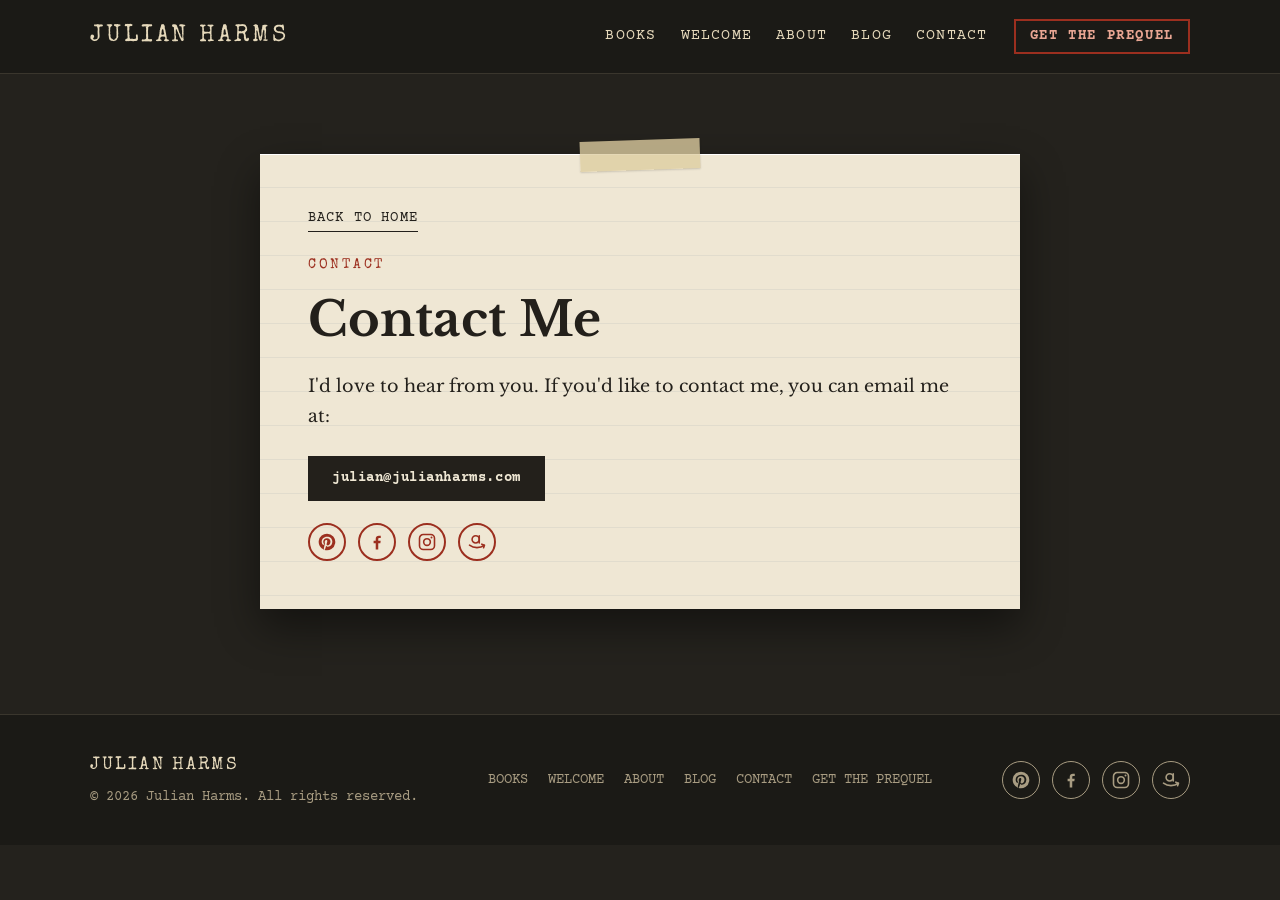
<file: contact/index.html>
<!doctype html>
<html lang="en">

<head>
  <meta charset="utf-8" />
  <meta name="viewport" content="width=device-width, initial-scale=1" />
  <meta name="description" content="Contact Julian Harms, author of dystopian and dark fantasy fiction and the Shattered World Series." />
  <link rel="canonical" href="https://julianharms.com/contact/" />
  <meta property="og:title" content="Contact | Julian Harms" />
  <meta property="og:description" content="Get in touch with Julian Harms, author of dystopian and dark fantasy fiction." />
  <meta property="og:type" content="website" />
  <meta property="og:url" content="https://julianharms.com/contact/" />
  <meta property="og:site_name" content="Julian Harms" />
  <meta property="og:locale" content="en_US" />
  <meta property="og:image" content="https://julianharms.com/images/julian-harms-social-card.jpg" />
  <meta property="og:image:width" content="1200" />
  <meta property="og:image:height" content="630" />
  <meta property="og:image:alt" content="Julian Harms dystopian and dark fantasy author social preview" />
  <meta name="twitter:card" content="summary_large_image" />
  <meta name="twitter:title" content="Contact | Julian Harms" />
  <meta name="twitter:description" content="Get in touch with Julian Harms, author of dystopian and dark fantasy fiction." />
  <meta name="twitter:image" content="https://julianharms.com/images/julian-harms-social-card.jpg" />
  <meta name="twitter:image:alt" content="Julian Harms dystopian and dark fantasy author social preview" />
  <link rel="icon" href="/favicon.ico" sizes="48x48" />
  <link rel="icon" href="/images/favicon.svg" type="image/svg+xml" />
  <link rel="apple-touch-icon" href="/images/apple-touch-icon.png" />
  <link rel="manifest" href="/site.webmanifest" />
  <meta name="theme-color" content="#1b1a16" />
  <title>Contact | Julian Harms</title>
  <script type="application/ld+json">
    {
      "@context": "https://schema.org",
      "@type": "ContactPage",
      "@id": "https://julianharms.com/contact/#page",
      "name": "Contact | Julian Harms",
      "url": "https://julianharms.com/contact/",
      "inLanguage": "en",
      "about": {
        "@type": "Person",
        "@id": "https://julianharms.com/#author",
        "name": "Julian Harms",
        "url": "https://julianharms.com/",
        "email": "mailto:julian@julianharms.com"
      },
      "breadcrumb": {
        "@type": "BreadcrumbList",
        "itemListElement": [
          {
            "@type": "ListItem",
            "position": 1,
            "name": "Julian Harms",
            "item": "https://julianharms.com/"
          },
          {
            "@type": "ListItem",
            "position": 2,
            "name": "Contact",
            "item": "https://julianharms.com/contact/"
          }
        ]
      }
    }
  </script>
  <link rel="preconnect" href="https://fonts.googleapis.com" />
  <link rel="preconnect" href="https://fonts.gstatic.com" crossorigin />
  <link
    href="https://fonts.googleapis.com/css2?family=Libre+Baskerville:ital,wght@0,400;0,700;1,400&family=Special+Elite&family=Courier+Prime:wght@400;700&display=swap"
    rel="stylesheet" />
  <link rel="stylesheet" href="../styles.css" />
</head>

<body class="contact-page">
  <header class="site-header">
    <div class="container header-inner">
      <a class="logo" href="/">Julian Harms</a>
      <nav class="nav">
        <a href="/#books">Books</a>
        <a href="/#about">Welcome</a>
        <a href="/about/">About</a>
        <a href="/blog/">Blog</a>
        <a href="/contact/">Contact</a>
      </nav>
      <a class="button ghost" href="/#signup">Get the Prequel</a>
    </div>
  </header>

  <main>
    <section class="section contact">
      <div class="container">
        <div class="contact-panel glass book-detail-copy">
          <a class="text-link back-link" href="/">Back to home</a>
          <p class="eyebrow">Contact</p>
          <h1>Contact Me</h1>
          <p class="lead">
            I'd love to hear from you. If you'd like to contact me, you can email me at:
          </p>
          <div class="book-actions">
            <a class="button cta" href="mailto:julian@julianharms.com">julian@julianharms.com</a>
          </div>
          <div class="social-links page-social">
            <a class="social-icon" href="https://www.pinterest.com/0xsi0481m8g98vflykwwtysgiju89o/" target="_blank" rel="noopener noreferrer me" aria-label="Julian Harms on Pinterest" title="Pinterest">
              <svg viewBox="0 0 24 24" width="20" height="20" aria-hidden="true" focusable="false"><path fill="currentColor" d="M12 2a10 10 0 0 0-3.64 19.31c-.09-.78-.17-1.98.03-2.83l1.18-5s-.3-.6-.3-1.49c0-1.4.81-2.44 1.82-2.44.86 0 1.27.64 1.27 1.41 0 .86-.55 2.15-.83 3.34-.24 1 .5 1.81 1.48 1.81 1.78 0 3.15-1.88 3.15-4.58 0-2.39-1.72-4.07-4.18-4.07-2.85 0-4.52 2.14-4.52 4.35 0 .86.33 1.78.74 2.28.08.1.09.19.07.29l-.28 1.13c-.04.18-.15.22-.33.13-1.25-.58-2.03-2.4-2.03-3.87 0-3.15 2.29-6.04 6.6-6.04 3.46 0 6.16 2.47 6.16 5.77 0 3.44-2.17 6.22-5.18 6.22-1.01 0-1.97-.53-2.29-1.15l-.62 2.38c-.23.87-.84 1.95-1.25 2.62A10 10 0 1 0 12 2z"/></svg>
            </a>
            <a class="social-icon" href="https://www.facebook.com/profile.php?id=61579558916763" target="_blank" rel="noopener noreferrer me" aria-label="Julian Harms on Facebook" title="Facebook">
              <svg viewBox="0 0 24 24" width="20" height="20" aria-hidden="true" focusable="false"><path fill="currentColor" d="M13.5 21v-7.5h2.53l.38-2.94H13.5V8.69c0-.85.24-1.43 1.46-1.43h1.56V4.63a20.9 20.9 0 0 0-2.27-.12c-2.25 0-3.79 1.37-3.79 3.89v2.16H7.92v2.94h2.54V21h3.04z"/></svg>
            </a>
            <a class="social-icon" href="https://www.instagram.com/julianharmsauthor/" target="_blank" rel="noopener noreferrer me" aria-label="Julian Harms on Instagram" title="Instagram">
              <svg viewBox="0 0 24 24" width="20" height="20" aria-hidden="true" focusable="false"><path fill="none" stroke="currentColor" stroke-width="1.9" d="M7.5 3h9A4.5 4.5 0 0 1 21 7.5v9a4.5 4.5 0 0 1-4.5 4.5h-9A4.5 4.5 0 0 1 3 16.5v-9A4.5 4.5 0 0 1 7.5 3z"/><circle cx="12" cy="12" r="4" fill="none" stroke="currentColor" stroke-width="1.9"/><circle cx="17.4" cy="6.6" r="1.2" fill="currentColor"/></svg>
            </a>
            <a class="social-icon" href="https://www.amazon.com/author/julianharmsauthor" target="_blank" rel="noopener noreferrer me" aria-label="Julian Harms on Amazon" title="Amazon">
              <svg viewBox="0 0 24 24" width="20" height="20" aria-hidden="true" focusable="false"><circle cx="10.4" cy="8.8" r="4.3" fill="none" stroke="currentColor" stroke-width="1.9"/><path fill="none" stroke="currentColor" stroke-width="1.9" stroke-linecap="round" stroke-linejoin="round" d="M14.7 4.5v8.6M3 15.8c5.2 3.9 12.8 3.9 18 0M17.8 14.6l3.2 1.2-1.1 3.1"/></svg>
            </a>
          </div>
        </div>
      </div>
    </section>
  </main>

  <footer class="site-footer">
    <div class="container footer-inner">
      <div>
        <a class="logo small" href="/">Julian Harms</a>
        <p class="fine-print">&copy; 2026 Julian Harms. All rights reserved.</p>
      </div>
      <div class="footer-links">
        <a href="/#books">Books</a>
        <a href="/#about">Welcome</a>
        <a href="/about/">About</a>
        <a href="/blog/">Blog</a>
        <a href="/contact/">Contact</a>
        <a href="/#signup">Get the Prequel</a>
      </div>
      <div class="social-links">
        <a class="social-icon" href="https://www.pinterest.com/0xsi0481m8g98vflykwwtysgiju89o/" target="_blank" rel="noopener noreferrer me" aria-label="Julian Harms on Pinterest" title="Pinterest">
          <svg viewBox="0 0 24 24" width="20" height="20" aria-hidden="true" focusable="false"><path fill="currentColor" d="M12 2a10 10 0 0 0-3.64 19.31c-.09-.78-.17-1.98.03-2.83l1.18-5s-.3-.6-.3-1.49c0-1.4.81-2.44 1.82-2.44.86 0 1.27.64 1.27 1.41 0 .86-.55 2.15-.83 3.34-.24 1 .5 1.81 1.48 1.81 1.78 0 3.15-1.88 3.15-4.58 0-2.39-1.72-4.07-4.18-4.07-2.85 0-4.52 2.14-4.52 4.35 0 .86.33 1.78.74 2.28.08.1.09.19.07.29l-.28 1.13c-.04.18-.15.22-.33.13-1.25-.58-2.03-2.4-2.03-3.87 0-3.15 2.29-6.04 6.6-6.04 3.46 0 6.16 2.47 6.16 5.77 0 3.44-2.17 6.22-5.18 6.22-1.01 0-1.97-.53-2.29-1.15l-.62 2.38c-.23.87-.84 1.95-1.25 2.62A10 10 0 1 0 12 2z"/></svg>
        </a>
        <a class="social-icon" href="https://www.facebook.com/profile.php?id=61579558916763" target="_blank" rel="noopener noreferrer me" aria-label="Julian Harms on Facebook" title="Facebook">
          <svg viewBox="0 0 24 24" width="20" height="20" aria-hidden="true" focusable="false"><path fill="currentColor" d="M13.5 21v-7.5h2.53l.38-2.94H13.5V8.69c0-.85.24-1.43 1.46-1.43h1.56V4.63a20.9 20.9 0 0 0-2.27-.12c-2.25 0-3.79 1.37-3.79 3.89v2.16H7.92v2.94h2.54V21h3.04z"/></svg>
        </a>
        <a class="social-icon" href="https://www.instagram.com/julianharmsauthor/" target="_blank" rel="noopener noreferrer me" aria-label="Julian Harms on Instagram" title="Instagram">
          <svg viewBox="0 0 24 24" width="20" height="20" aria-hidden="true" focusable="false"><path fill="none" stroke="currentColor" stroke-width="1.9" d="M7.5 3h9A4.5 4.5 0 0 1 21 7.5v9a4.5 4.5 0 0 1-4.5 4.5h-9A4.5 4.5 0 0 1 3 16.5v-9A4.5 4.5 0 0 1 7.5 3z"/><circle cx="12" cy="12" r="4" fill="none" stroke="currentColor" stroke-width="1.9"/><circle cx="17.4" cy="6.6" r="1.2" fill="currentColor"/></svg>
        </a>
        <a class="social-icon" href="https://www.amazon.com/author/julianharmsauthor" target="_blank" rel="noopener noreferrer me" aria-label="Julian Harms on Amazon" title="Amazon">
          <svg viewBox="0 0 24 24" width="20" height="20" aria-hidden="true" focusable="false"><circle cx="10.4" cy="8.8" r="4.3" fill="none" stroke="currentColor" stroke-width="1.9"/><path fill="none" stroke="currentColor" stroke-width="1.9" stroke-linecap="round" stroke-linejoin="round" d="M14.7 4.5v8.6M3 15.8c5.2 3.9 12.8 3.9 18 0M17.8 14.6l3.2 1.2-1.1 3.1"/></svg>
        </a>
      </div>
    </div>
  </footer>
</body>

</html>
</file>
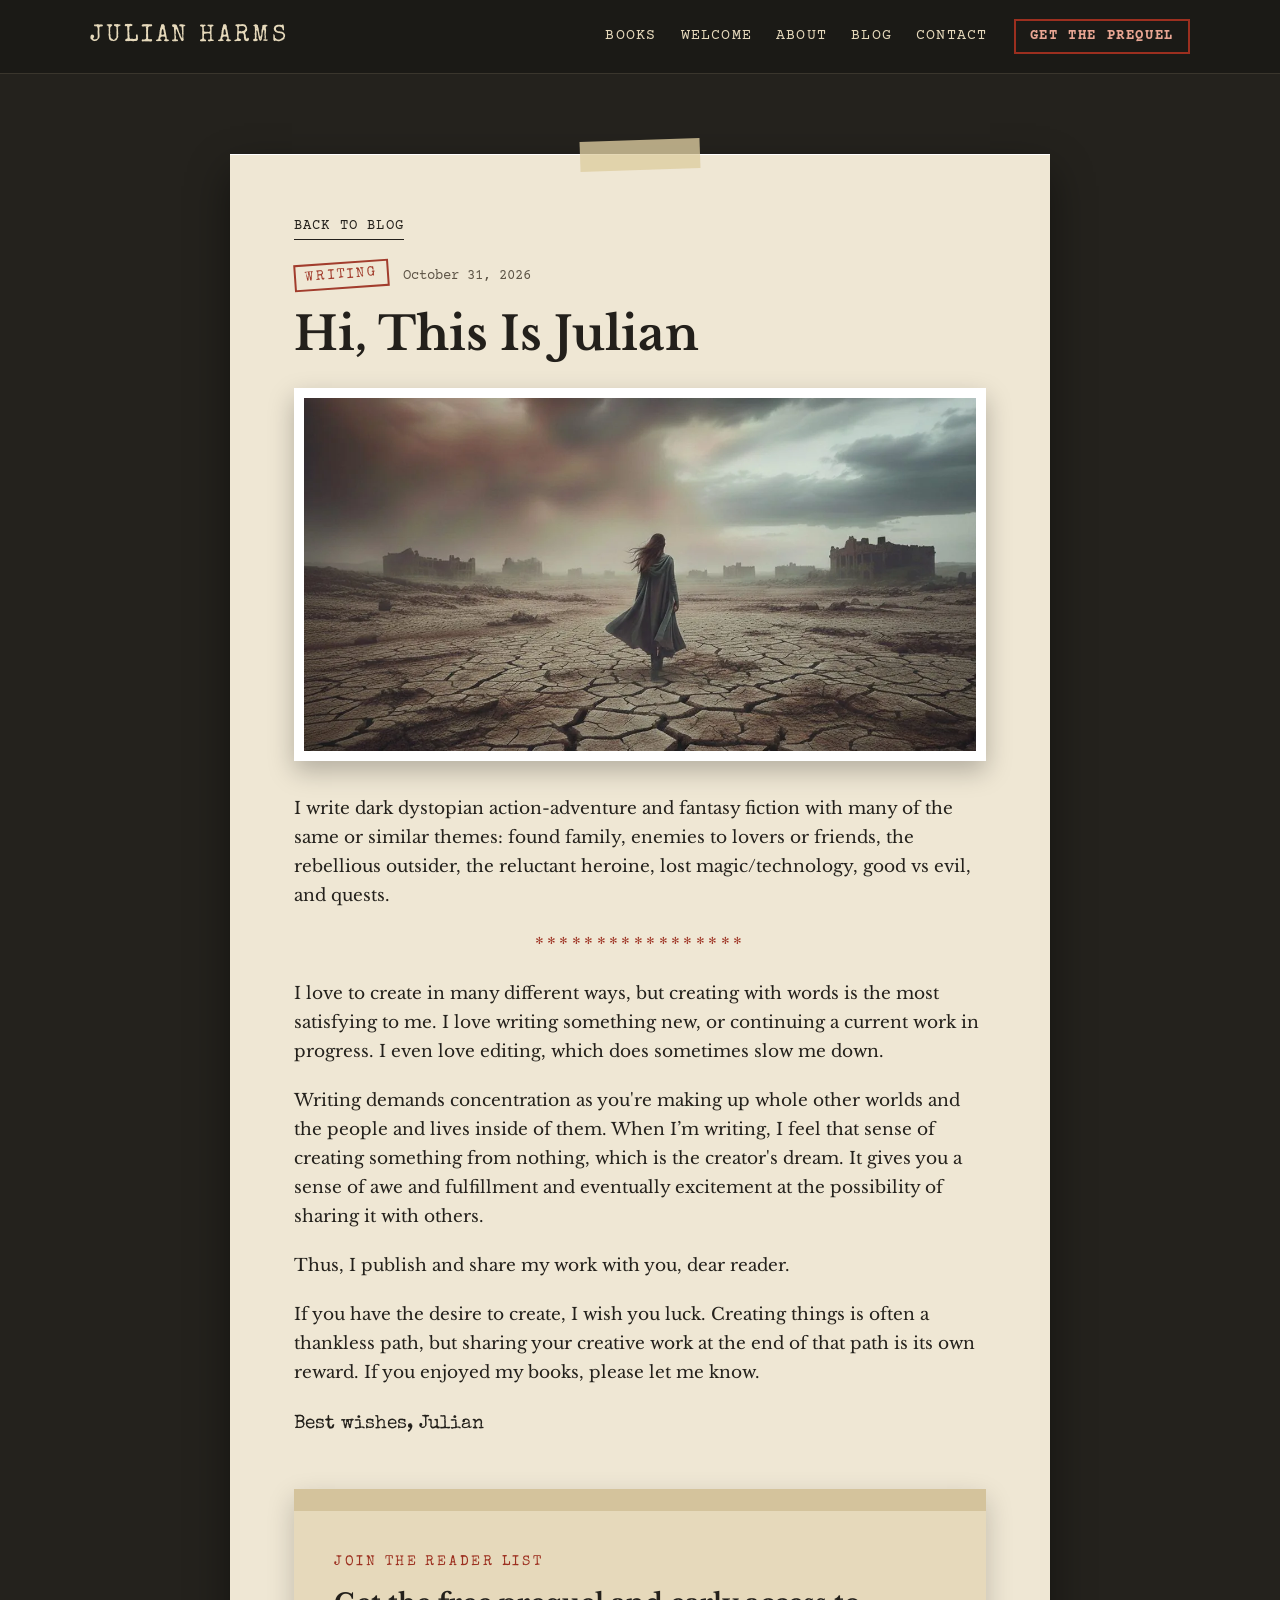
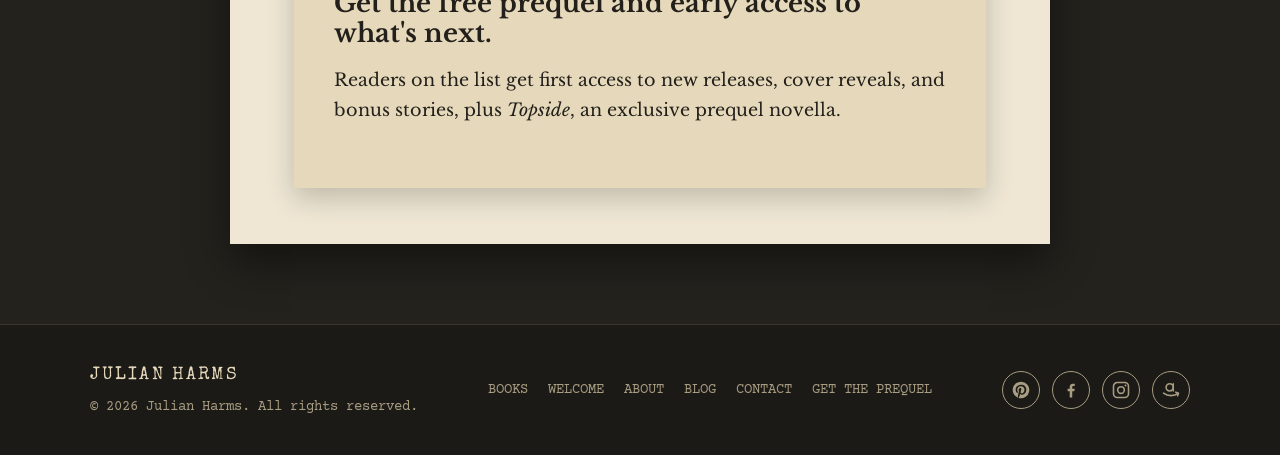
<file: blog/hi-this-is-julian/index.html>
<!doctype html>
<html lang="en">

<head>
  <meta charset="utf-8" />
  <meta name="viewport" content="width=device-width, initial-scale=1" />
  <meta name="description" content="I write dark dystopian action-adventure and fantasy fiction with many of the same or similar themes: found family, enemies to lovers or friends, the rebellious outsider, the reluctant heroine, lost magic/technology, good vs evil, and quests." />
  <link rel="canonical" href="https://julianharms.com/blog/hi-this-is-julian/" />
  <link rel="alternate" type="application/rss+xml" title="Julian Harms Blog" href="https://julianharms.com/blog/feed.xml" />
  <meta property="og:title" content="Hi, This Is Julian | Julian Harms" />
  <meta property="og:description" content="I write dark dystopian action-adventure and fantasy fiction with many of the same or similar themes: found family, enemies to lovers or friends, the rebellious outsider, the reluctant heroine, lost magic/technology, good vs evil, and quests." />
  <meta property="og:type" content="article" />
  <meta property="og:url" content="https://julianharms.com/blog/hi-this-is-julian/" />
  <meta property="og:site_name" content="Julian Harms" />
  <meta property="og:locale" content="en_US" />
  <meta property="og:image" content="https://julianharms.com/images/blog/hi-this-is-julian-cover.jpg" />
  <meta property="og:image:width" content="1200" />
  <meta property="og:image:height" content="630" />
  <meta property="og:image:alt" content="A lone cloaked woman walks across cracked, barren earth toward distant ruins beneath a stormy sky" />
  <meta property="article:published_time" content="2026-10-31" />
  <meta property="article:author" content="https://julianharms.com/" />
  <meta property="article:section" content="Writing" />
  <meta name="twitter:card" content="summary_large_image" />
  <meta name="twitter:title" content="Hi, This Is Julian | Julian Harms" />
  <meta name="twitter:description" content="I write dark dystopian action-adventure and fantasy fiction with many of the same or similar themes: found family, enemies to lovers or friends, the rebellious outsider, the reluctant heroine, lost magic/technology, good vs evil, and quests." />
  <meta name="twitter:image" content="https://julianharms.com/images/blog/hi-this-is-julian-cover.jpg" />
  <meta name="twitter:image:alt" content="A lone cloaked woman walks across cracked, barren earth toward distant ruins beneath a stormy sky" />
  <link rel="icon" href="/favicon.ico" sizes="48x48" />
  <link rel="icon" href="/images/favicon.svg" type="image/svg+xml" />
  <link rel="apple-touch-icon" href="/images/apple-touch-icon.png" />
  <link rel="manifest" href="/site.webmanifest" />
  <meta name="theme-color" content="#1b1a16" />
  <title>Hi, This Is Julian | Julian Harms</title>
  <link rel="preconnect" href="https://fonts.googleapis.com" />
  <link rel="preconnect" href="https://fonts.gstatic.com" crossorigin />
  <link
    href="https://fonts.googleapis.com/css2?family=Libre+Baskerville:ital,wght@0,400;0,700;1,400&family=Special+Elite&family=Courier+Prime:wght@400;700&display=swap"
    rel="stylesheet" />
  <script type="application/ld+json">
    {
      "@context": "https://schema.org",
      "@graph": [
        {
          "@type": "BlogPosting",
          "@id": "https://julianharms.com/blog/hi-this-is-julian/#post",
          "headline": "Hi, This Is Julian",
          "description": "I write dark dystopian action-adventure and fantasy fiction with many of the same or similar themes: found family, enemies to lovers or friends, the rebellious outsider, the reluctant heroine, lost magic/technology, good vs evil, and quests.",
          "datePublished": "2026-10-31",
          "dateModified": "2026-10-31",
          "image": "https://julianharms.com/images/blog/hi-this-is-julian-cover.webp",
          "url": "https://julianharms.com/blog/hi-this-is-julian/",
          "mainEntityOfPage": "https://julianharms.com/blog/hi-this-is-julian/",
          "inLanguage": "en",
          "articleSection": "Writing",
          "author": {
            "@type": "Person",
            "@id": "https://julianharms.com/#author",
            "name": "Julian Harms",
            "url": "https://julianharms.com/"
          },
          "publisher": {
            "@id": "https://julianharms.com/#author"
          },
          "isPartOf": {
            "@id": "https://julianharms.com/blog/#blog"
          }
        },
        {
          "@type": "BreadcrumbList",
          "itemListElement": [
            {
              "@type": "ListItem",
              "position": 1,
              "name": "Julian Harms",
              "item": "https://julianharms.com/"
            },
            {
              "@type": "ListItem",
              "position": 2,
              "name": "Blog",
              "item": "https://julianharms.com/blog/"
            },
            {
              "@type": "ListItem",
              "position": 3,
              "name": "Hi, This Is Julian",
              "item": "https://julianharms.com/blog/hi-this-is-julian/"
            }
          ]
        }
      ]
    }
  </script>
  <script>
    (function (w, d, e, u, f, l, n) {
      w[f] = w[f] || function () {
        (w[f].q = w[f].q || [])
        .push(arguments);
      }, l = d.createElement(e), l.async = 1, l.src = u,
      n = d.getElementsByTagName(e)[0], n.parentNode.insertBefore(l, n);
    })
      (window, document, 'script', 'https://assets.mailerlite.com/js/universal.js', 'ml');
    ml('account', '2204583');
  </script>
  <link rel="stylesheet" href="../../styles.css" />
</head>

<body>
  <header class="site-header">
    <div class="container header-inner">
      <a class="logo" href="/">Julian Harms</a>
      <nav class="nav">
        <a href="/#books">Books</a>
        <a href="/#about">Welcome</a>
        <a href="/about/">About</a>
        <a href="/blog/">Blog</a>
        <a href="/contact/">Contact</a>
      </nav>
      <a class="button ghost" href="/#signup">Get the Prequel</a>
    </div>
  </header>

  <main>
    <article class="section post">
      <div class="container post-shell">
        <a class="text-link back-link" href="/blog/">Back to blog</a>
        <p class="meta"><span class="tag">Writing</span> <time datetime="2026-10-31">October 31, 2026</time></p>
        <h1>Hi, This Is Julian</h1>
        <img class="post-cover" src="../../images/blog/hi-this-is-julian-cover.webp" alt="A lone cloaked woman walks across cracked, barren earth toward distant ruins beneath a stormy sky" width="1200" height="630" decoding="async" fetchpriority="high" />

        <div class="post-body">
          <p>I write dark dystopian action-adventure and fantasy fiction with many of the same or similar themes: found family, enemies to lovers or friends, the rebellious outsider, the reluctant heroine, lost magic/technology, good vs evil, and quests.</p>
          <p class="post-divider" aria-hidden="true">*****************</p>
          <p>I love to create in many different ways, but creating with words is the most satisfying to me. I love writing something new, or continuing a current work in progress. I even love editing, which does sometimes slow me down.</p>
          <p>Writing demands concentration as you&#x27;re making up whole other worlds and the people and lives inside of them. When I’m writing, I feel that sense of creating something from nothing, which is the creator&#x27;s dream. It gives you a sense of awe and fulfillment and eventually excitement at the possibility of sharing it with others.</p>
          <p>Thus, I publish and share my work with you, dear reader.</p>
          <p>If you have the desire to create, I wish you luck. Creating things is often a thankless path, but sharing your creative work at the end of that path is its own reward. If you enjoyed my books, please let me know.</p>
          <p class="post-signoff">Best wishes, Julian</p>
        </div>

        <aside class="post-signup glass">
          <p class="eyebrow">Join the Reader List</p>
          <h2>Get the free prequel and early access to what's next.</h2>
          <p class="lead">
            Readers on the list get first access to new releases, cover reveals, and bonus stories, plus
            <em>Topside</em>, an exclusive prequel novella.
          </p>
          <div class="signup-form">
            <div class="ml-embedded" data-form="vc6lXw"></div>
          </div>
        </aside>
      </div>
    </article>
  </main>

  <footer class="site-footer">
    <div class="container footer-inner">
      <div>
        <a class="logo small" href="/">Julian Harms</a>
        <p class="fine-print">&copy; 2026 Julian Harms. All rights reserved.</p>
      </div>
      <div class="footer-links">
        <a href="/#books">Books</a>
        <a href="/#about">Welcome</a>
        <a href="/about/">About</a>
        <a href="/blog/">Blog</a>
        <a href="/contact/">Contact</a>
        <a href="/#signup">Get the Prequel</a>
      </div>
      <div class="social-links">
        <a class="social-icon" href="https://www.pinterest.com/0xsi0481m8g98vflykwwtysgiju89o/" target="_blank" rel="noopener noreferrer me" aria-label="Julian Harms on Pinterest" title="Pinterest">
          <svg viewBox="0 0 24 24" width="20" height="20" aria-hidden="true" focusable="false"><path fill="currentColor" d="M12 2a10 10 0 0 0-3.64 19.31c-.09-.78-.17-1.98.03-2.83l1.18-5s-.3-.6-.3-1.49c0-1.4.81-2.44 1.82-2.44.86 0 1.27.64 1.27 1.41 0 .86-.55 2.15-.83 3.34-.24 1 .5 1.81 1.48 1.81 1.78 0 3.15-1.88 3.15-4.58 0-2.39-1.72-4.07-4.18-4.07-2.85 0-4.52 2.14-4.52 4.35 0 .86.33 1.78.74 2.28.08.1.09.19.07.29l-.28 1.13c-.04.18-.15.22-.33.13-1.25-.58-2.03-2.4-2.03-3.87 0-3.15 2.29-6.04 6.6-6.04 3.46 0 6.16 2.47 6.16 5.77 0 3.44-2.17 6.22-5.18 6.22-1.01 0-1.97-.53-2.29-1.15l-.62 2.38c-.23.87-.84 1.95-1.25 2.62A10 10 0 1 0 12 2z"/></svg>
        </a>
        <a class="social-icon" href="https://www.facebook.com/profile.php?id=61579558916763" target="_blank" rel="noopener noreferrer me" aria-label="Julian Harms on Facebook" title="Facebook">
          <svg viewBox="0 0 24 24" width="20" height="20" aria-hidden="true" focusable="false"><path fill="currentColor" d="M13.5 21v-7.5h2.53l.38-2.94H13.5V8.69c0-.85.24-1.43 1.46-1.43h1.56V4.63a20.9 20.9 0 0 0-2.27-.12c-2.25 0-3.79 1.37-3.79 3.89v2.16H7.92v2.94h2.54V21h3.04z"/></svg>
        </a>
        <a class="social-icon" href="https://www.instagram.com/julianharmsauthor/" target="_blank" rel="noopener noreferrer me" aria-label="Julian Harms on Instagram" title="Instagram">
          <svg viewBox="0 0 24 24" width="20" height="20" aria-hidden="true" focusable="false"><path fill="none" stroke="currentColor" stroke-width="1.9" d="M7.5 3h9A4.5 4.5 0 0 1 21 7.5v9a4.5 4.5 0 0 1-4.5 4.5h-9A4.5 4.5 0 0 1 3 16.5v-9A4.5 4.5 0 0 1 7.5 3z"/><circle cx="12" cy="12" r="4" fill="none" stroke="currentColor" stroke-width="1.9"/><circle cx="17.4" cy="6.6" r="1.2" fill="currentColor"/></svg>
        </a>
        <a class="social-icon" href="https://www.amazon.com/author/julianharmsauthor" target="_blank" rel="noopener noreferrer me" aria-label="Julian Harms on Amazon" title="Amazon">
          <svg viewBox="0 0 24 24" width="20" height="20" aria-hidden="true" focusable="false"><circle cx="10.4" cy="8.8" r="4.3" fill="none" stroke="currentColor" stroke-width="1.9"/><path fill="none" stroke="currentColor" stroke-width="1.9" stroke-linecap="round" stroke-linejoin="round" d="M14.7 4.5v8.6M3 15.8c5.2 3.9 12.8 3.9 18 0M17.8 14.6l3.2 1.2-1.1 3.1"/></svg>
        </a>
      </div>
    </div>
  </footer>
</body>

</html>
</file>
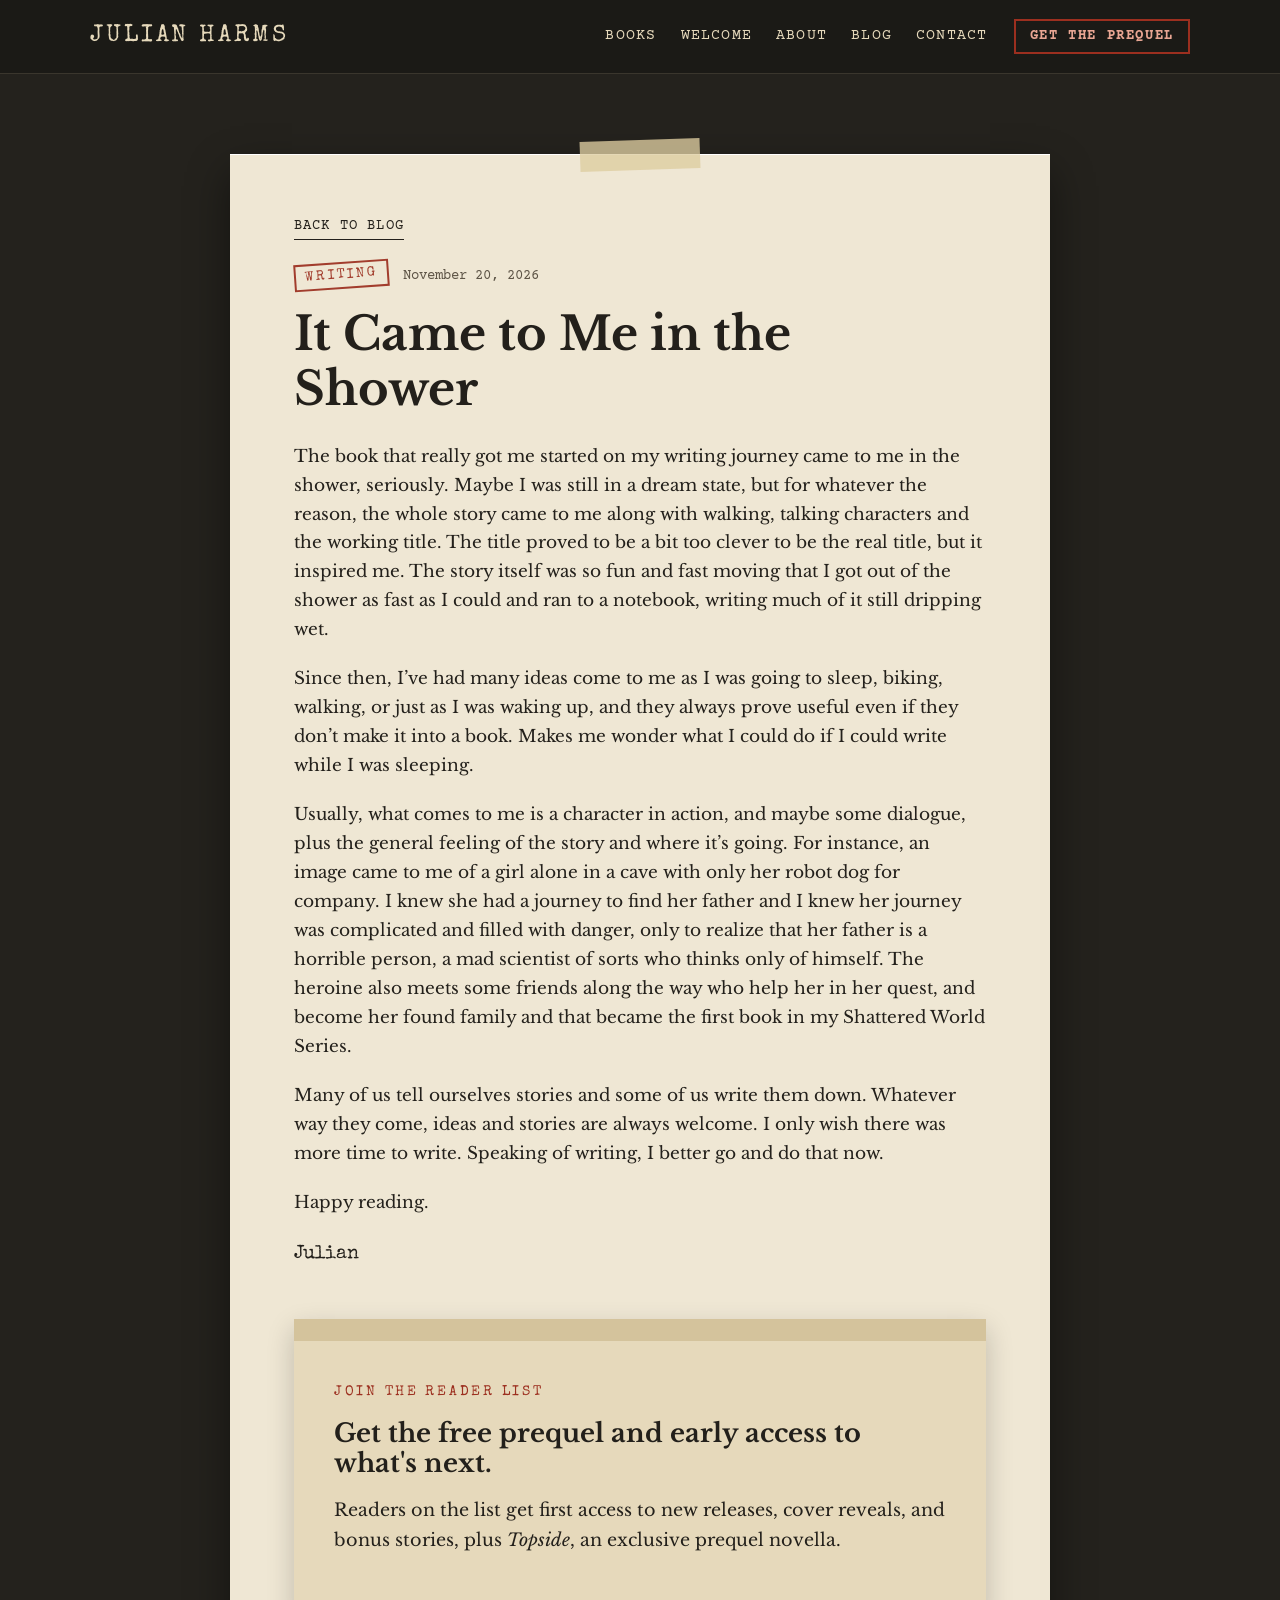
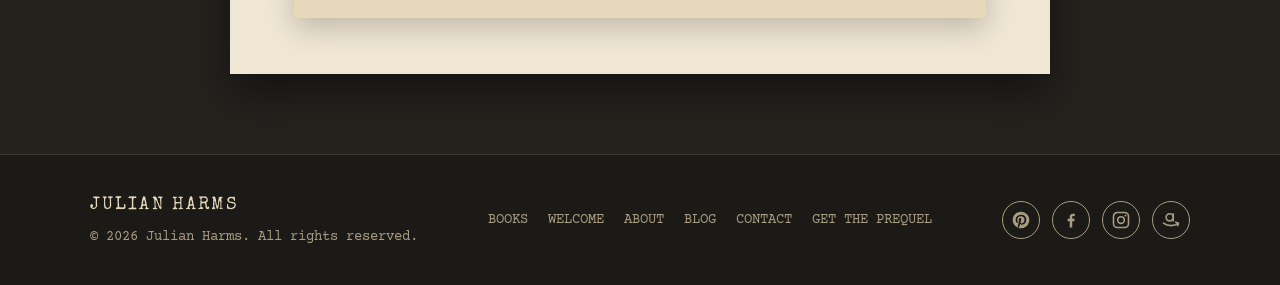
<file: blog/it-came-to-me-in-the-shower/index.html>
<!doctype html>
<html lang="en">

<head>
  <meta charset="utf-8" />
  <meta name="viewport" content="width=device-width, initial-scale=1" />
  <meta name="description" content="The book that really got me started on my writing journey came to me in the shower, seriously." />
  <link rel="canonical" href="https://julianharms.com/blog/it-came-to-me-in-the-shower/" />
  <link rel="alternate" type="application/rss+xml" title="Julian Harms Blog" href="https://julianharms.com/blog/feed.xml" />
  <meta property="og:title" content="It Came to Me in the Shower | Julian Harms" />
  <meta property="og:description" content="The book that really got me started on my writing journey came to me in the shower, seriously." />
  <meta property="og:type" content="article" />
  <meta property="og:url" content="https://julianharms.com/blog/it-came-to-me-in-the-shower/" />
  <meta property="og:site_name" content="Julian Harms" />
  <meta property="og:locale" content="en_US" />
  <meta property="og:image" content="https://julianharms.com/images/blog/it-came-to-me-in-the-shower-cover.jpg" />
  <meta property="og:image:width" content="1200" />
  <meta property="og:image:height" content="630" />
  <meta property="og:image:alt" content="Cover of Veins of Betrayal by Julian Harms, the first book in the Shattered World Series" />
  <meta property="article:published_time" content="2026-11-20" />
  <meta property="article:author" content="https://julianharms.com/" />
  <meta property="article:section" content="Writing" />
  <meta name="twitter:card" content="summary_large_image" />
  <meta name="twitter:title" content="It Came to Me in the Shower | Julian Harms" />
  <meta name="twitter:description" content="The book that really got me started on my writing journey came to me in the shower, seriously." />
  <meta name="twitter:image" content="https://julianharms.com/images/blog/it-came-to-me-in-the-shower-cover.jpg" />
  <meta name="twitter:image:alt" content="Cover of Veins of Betrayal by Julian Harms, the first book in the Shattered World Series" />
  <link rel="icon" href="/favicon.ico" sizes="48x48" />
  <link rel="icon" href="/images/favicon.svg" type="image/svg+xml" />
  <link rel="apple-touch-icon" href="/images/apple-touch-icon.png" />
  <link rel="manifest" href="/site.webmanifest" />
  <meta name="theme-color" content="#1b1a16" />
  <title>It Came to Me in the Shower | Julian Harms</title>
  <link rel="preconnect" href="https://fonts.googleapis.com" />
  <link rel="preconnect" href="https://fonts.gstatic.com" crossorigin />
  <link
    href="https://fonts.googleapis.com/css2?family=Libre+Baskerville:ital,wght@0,400;0,700;1,400&family=Special+Elite&family=Courier+Prime:wght@400;700&display=swap"
    rel="stylesheet" />
  <script type="application/ld+json">
    {
      "@context": "https://schema.org",
      "@graph": [
        {
          "@type": "BlogPosting",
          "@id": "https://julianharms.com/blog/it-came-to-me-in-the-shower/#post",
          "headline": "It Came to Me in the Shower",
          "description": "The book that really got me started on my writing journey came to me in the shower, seriously.",
          "datePublished": "2026-11-20",
          "dateModified": "2026-11-20",
          "image": "https://julianharms.com/images/blog/it-came-to-me-in-the-shower-cover.webp",
          "url": "https://julianharms.com/blog/it-came-to-me-in-the-shower/",
          "mainEntityOfPage": "https://julianharms.com/blog/it-came-to-me-in-the-shower/",
          "inLanguage": "en",
          "articleSection": "Writing",
          "author": {
            "@type": "Person",
            "@id": "https://julianharms.com/#author",
            "name": "Julian Harms",
            "url": "https://julianharms.com/"
          },
          "publisher": {
            "@id": "https://julianharms.com/#author"
          },
          "isPartOf": {
            "@id": "https://julianharms.com/blog/#blog"
          }
        },
        {
          "@type": "BreadcrumbList",
          "itemListElement": [
            {
              "@type": "ListItem",
              "position": 1,
              "name": "Julian Harms",
              "item": "https://julianharms.com/"
            },
            {
              "@type": "ListItem",
              "position": 2,
              "name": "Blog",
              "item": "https://julianharms.com/blog/"
            },
            {
              "@type": "ListItem",
              "position": 3,
              "name": "It Came to Me in the Shower",
              "item": "https://julianharms.com/blog/it-came-to-me-in-the-shower/"
            }
          ]
        }
      ]
    }
  </script>
  <script>
    (function (w, d, e, u, f, l, n) {
      w[f] = w[f] || function () {
        (w[f].q = w[f].q || [])
        .push(arguments);
      }, l = d.createElement(e), l.async = 1, l.src = u,
      n = d.getElementsByTagName(e)[0], n.parentNode.insertBefore(l, n);
    })
      (window, document, 'script', 'https://assets.mailerlite.com/js/universal.js', 'ml');
    ml('account', '2204583');
  </script>
  <link rel="stylesheet" href="../../styles.css" />
</head>

<body>
  <header class="site-header">
    <div class="container header-inner">
      <a class="logo" href="/">Julian Harms</a>
      <nav class="nav">
        <a href="/#books">Books</a>
        <a href="/#about">Welcome</a>
        <a href="/about/">About</a>
        <a href="/blog/">Blog</a>
        <a href="/contact/">Contact</a>
      </nav>
      <a class="button ghost" href="/#signup">Get the Prequel</a>
    </div>
  </header>

  <main>
    <article class="section post">
      <div class="container post-shell">
        <a class="text-link back-link" href="/blog/">Back to blog</a>
        <p class="meta"><span class="tag">Writing</span> <time datetime="2026-11-20">November 20, 2026</time></p>
        <h1>It Came to Me in the Shower</h1>
        <div class="post-body">
          <p>The book that really got me started on my writing journey came to me in the shower, seriously. Maybe I was still in a dream state, but for whatever the reason, the whole story came to me along with walking, talking characters and the working title. The title proved to be a bit too clever to be the real title, but it inspired me. The story itself was so fun and fast moving that I got out of the shower as fast as I could and ran to a notebook, writing much of it still dripping wet.</p>
          <p>Since then, I’ve had many ideas come to me as I was going to sleep, biking, walking, or just as I was waking up, and they always prove useful even if they don’t make it into a book. Makes me wonder what I could do if I could write while I was sleeping.</p>
          <p>Usually, what comes to me is a character in action, and maybe some dialogue, plus the general feeling of the story and where it’s going. For instance, an image came to me of a girl alone in a cave with only her robot dog for company. I knew she had a journey to find her father and I knew her journey was complicated and filled with danger, only to realize that her father is a horrible person, a mad scientist of sorts who thinks only of himself. The heroine also meets some friends along the way who help her in her quest, and become her found family and that became the first book in my Shattered World Series.</p>
          <p>Many of us tell ourselves stories and some of us write them down. Whatever way they come, ideas and stories are always welcome. I only wish there was more time to write. Speaking of writing, I better go and do that now.</p>
          <p>Happy reading.</p>
          <p class="post-signoff">Julian</p>
        </div>

        <aside class="post-signup glass">
          <p class="eyebrow">Join the Reader List</p>
          <h2>Get the free prequel and early access to what's next.</h2>
          <p class="lead">
            Readers on the list get first access to new releases, cover reveals, and bonus stories, plus
            <em>Topside</em>, an exclusive prequel novella.
          </p>
          <div class="signup-form">
            <div class="ml-embedded" data-form="vc6lXw"></div>
          </div>
        </aside>
      </div>
    </article>
  </main>

  <footer class="site-footer">
    <div class="container footer-inner">
      <div>
        <a class="logo small" href="/">Julian Harms</a>
        <p class="fine-print">&copy; 2026 Julian Harms. All rights reserved.</p>
      </div>
      <div class="footer-links">
        <a href="/#books">Books</a>
        <a href="/#about">Welcome</a>
        <a href="/about/">About</a>
        <a href="/blog/">Blog</a>
        <a href="/contact/">Contact</a>
        <a href="/#signup">Get the Prequel</a>
      </div>
      <div class="social-links">
        <a class="social-icon" href="https://www.pinterest.com/0xsi0481m8g98vflykwwtysgiju89o/" target="_blank" rel="noopener noreferrer me" aria-label="Julian Harms on Pinterest" title="Pinterest">
          <svg viewBox="0 0 24 24" width="20" height="20" aria-hidden="true" focusable="false"><path fill="currentColor" d="M12 2a10 10 0 0 0-3.64 19.31c-.09-.78-.17-1.98.03-2.83l1.18-5s-.3-.6-.3-1.49c0-1.4.81-2.44 1.82-2.44.86 0 1.27.64 1.27 1.41 0 .86-.55 2.15-.83 3.34-.24 1 .5 1.81 1.48 1.81 1.78 0 3.15-1.88 3.15-4.58 0-2.39-1.72-4.07-4.18-4.07-2.85 0-4.52 2.14-4.52 4.35 0 .86.33 1.78.74 2.28.08.1.09.19.07.29l-.28 1.13c-.04.18-.15.22-.33.13-1.25-.58-2.03-2.4-2.03-3.87 0-3.15 2.29-6.04 6.6-6.04 3.46 0 6.16 2.47 6.16 5.77 0 3.44-2.17 6.22-5.18 6.22-1.01 0-1.97-.53-2.29-1.15l-.62 2.38c-.23.87-.84 1.95-1.25 2.62A10 10 0 1 0 12 2z"/></svg>
        </a>
        <a class="social-icon" href="https://www.facebook.com/profile.php?id=61579558916763" target="_blank" rel="noopener noreferrer me" aria-label="Julian Harms on Facebook" title="Facebook">
          <svg viewBox="0 0 24 24" width="20" height="20" aria-hidden="true" focusable="false"><path fill="currentColor" d="M13.5 21v-7.5h2.53l.38-2.94H13.5V8.69c0-.85.24-1.43 1.46-1.43h1.56V4.63a20.9 20.9 0 0 0-2.27-.12c-2.25 0-3.79 1.37-3.79 3.89v2.16H7.92v2.94h2.54V21h3.04z"/></svg>
        </a>
        <a class="social-icon" href="https://www.instagram.com/julianharmsauthor/" target="_blank" rel="noopener noreferrer me" aria-label="Julian Harms on Instagram" title="Instagram">
          <svg viewBox="0 0 24 24" width="20" height="20" aria-hidden="true" focusable="false"><path fill="none" stroke="currentColor" stroke-width="1.9" d="M7.5 3h9A4.5 4.5 0 0 1 21 7.5v9a4.5 4.5 0 0 1-4.5 4.5h-9A4.5 4.5 0 0 1 3 16.5v-9A4.5 4.5 0 0 1 7.5 3z"/><circle cx="12" cy="12" r="4" fill="none" stroke="currentColor" stroke-width="1.9"/><circle cx="17.4" cy="6.6" r="1.2" fill="currentColor"/></svg>
        </a>
        <a class="social-icon" href="https://www.amazon.com/author/julianharmsauthor" target="_blank" rel="noopener noreferrer me" aria-label="Julian Harms on Amazon" title="Amazon">
          <svg viewBox="0 0 24 24" width="20" height="20" aria-hidden="true" focusable="false"><circle cx="10.4" cy="8.8" r="4.3" fill="none" stroke="currentColor" stroke-width="1.9"/><path fill="none" stroke="currentColor" stroke-width="1.9" stroke-linecap="round" stroke-linejoin="round" d="M14.7 4.5v8.6M3 15.8c5.2 3.9 12.8 3.9 18 0M17.8 14.6l3.2 1.2-1.1 3.1"/></svg>
        </a>
      </div>
    </div>
  </footer>
</body>

</html>
</file>
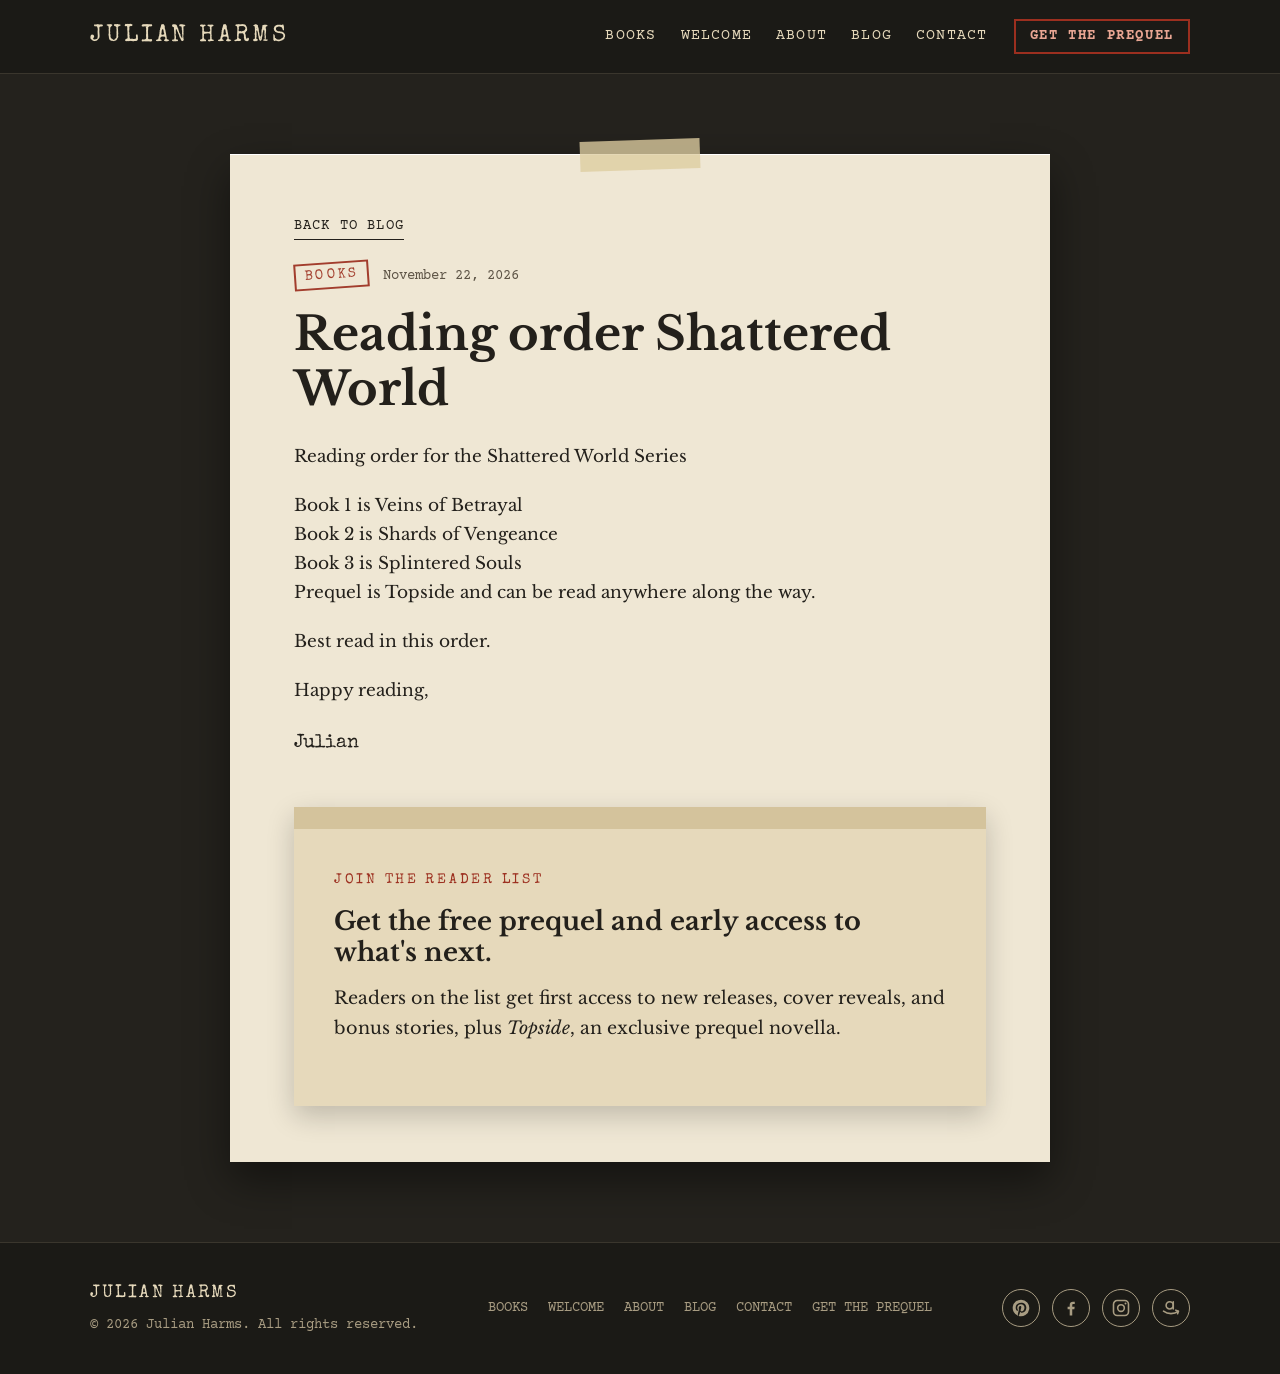
<file: blog/reading-order-shattered-world/index.html>
<!doctype html>
<html lang="en">

<head>
  <meta charset="utf-8" />
  <meta name="viewport" content="width=device-width, initial-scale=1" />
  <meta name="description" content="Reading order for the Shattered World Series" />
  <link rel="canonical" href="https://julianharms.com/blog/reading-order-shattered-world/" />
  <link rel="alternate" type="application/rss+xml" title="Julian Harms Blog" href="https://julianharms.com/blog/feed.xml" />
  <meta property="og:title" content="Reading order Shattered World | Julian Harms" />
  <meta property="og:description" content="Reading order for the Shattered World Series" />
  <meta property="og:type" content="article" />
  <meta property="og:url" content="https://julianharms.com/blog/reading-order-shattered-world/" />
  <meta property="og:site_name" content="Julian Harms" />
  <meta property="og:locale" content="en_US" />
  <meta property="og:image" content="https://julianharms.com/images/blog/reading-order-shattered-world-cover.jpg" />
  <meta property="og:image:width" content="1200" />
  <meta property="og:image:height" content="630" />
  <meta property="og:image:alt" content="Covers of the Shattered World Series in reading order: Veins of Betrayal, Shards of Vengeance, Splintered Souls, and the prequel Topside" />
  <meta property="article:published_time" content="2026-11-22" />
  <meta property="article:author" content="https://julianharms.com/" />
  <meta property="article:section" content="Books" />
  <meta name="twitter:card" content="summary_large_image" />
  <meta name="twitter:title" content="Reading order Shattered World | Julian Harms" />
  <meta name="twitter:description" content="Reading order for the Shattered World Series" />
  <meta name="twitter:image" content="https://julianharms.com/images/blog/reading-order-shattered-world-cover.jpg" />
  <meta name="twitter:image:alt" content="Covers of the Shattered World Series in reading order: Veins of Betrayal, Shards of Vengeance, Splintered Souls, and the prequel Topside" />
  <link rel="icon" href="/favicon.ico" sizes="48x48" />
  <link rel="icon" href="/images/favicon.svg" type="image/svg+xml" />
  <link rel="apple-touch-icon" href="/images/apple-touch-icon.png" />
  <link rel="manifest" href="/site.webmanifest" />
  <meta name="theme-color" content="#1b1a16" />
  <title>Reading order Shattered World | Julian Harms</title>
  <link rel="preconnect" href="https://fonts.googleapis.com" />
  <link rel="preconnect" href="https://fonts.gstatic.com" crossorigin />
  <link
    href="https://fonts.googleapis.com/css2?family=Libre+Baskerville:ital,wght@0,400;0,700;1,400&family=Special+Elite&family=Courier+Prime:wght@400;700&display=swap"
    rel="stylesheet" />
  <script type="application/ld+json">
    {
      "@context": "https://schema.org",
      "@graph": [
        {
          "@type": "BlogPosting",
          "@id": "https://julianharms.com/blog/reading-order-shattered-world/#post",
          "headline": "Reading order Shattered World",
          "description": "Reading order for the Shattered World Series",
          "datePublished": "2026-11-22",
          "dateModified": "2026-11-22",
          "image": "https://julianharms.com/images/blog/reading-order-shattered-world-cover.webp",
          "url": "https://julianharms.com/blog/reading-order-shattered-world/",
          "mainEntityOfPage": "https://julianharms.com/blog/reading-order-shattered-world/",
          "inLanguage": "en",
          "articleSection": "Books",
          "author": {
            "@type": "Person",
            "@id": "https://julianharms.com/#author",
            "name": "Julian Harms",
            "url": "https://julianharms.com/"
          },
          "publisher": {
            "@id": "https://julianharms.com/#author"
          },
          "isPartOf": {
            "@id": "https://julianharms.com/blog/#blog"
          }
        },
        {
          "@type": "BreadcrumbList",
          "itemListElement": [
            {
              "@type": "ListItem",
              "position": 1,
              "name": "Julian Harms",
              "item": "https://julianharms.com/"
            },
            {
              "@type": "ListItem",
              "position": 2,
              "name": "Blog",
              "item": "https://julianharms.com/blog/"
            },
            {
              "@type": "ListItem",
              "position": 3,
              "name": "Reading order Shattered World",
              "item": "https://julianharms.com/blog/reading-order-shattered-world/"
            }
          ]
        }
      ]
    }
  </script>
  <script>
    (function (w, d, e, u, f, l, n) {
      w[f] = w[f] || function () {
        (w[f].q = w[f].q || [])
        .push(arguments);
      }, l = d.createElement(e), l.async = 1, l.src = u,
      n = d.getElementsByTagName(e)[0], n.parentNode.insertBefore(l, n);
    })
      (window, document, 'script', 'https://assets.mailerlite.com/js/universal.js', 'ml');
    ml('account', '2204583');
  </script>
  <link rel="stylesheet" href="../../styles.css" />
</head>

<body>
  <header class="site-header">
    <div class="container header-inner">
      <a class="logo" href="/">Julian Harms</a>
      <nav class="nav">
        <a href="/#books">Books</a>
        <a href="/#about">Welcome</a>
        <a href="/about/">About</a>
        <a href="/blog/">Blog</a>
        <a href="/contact/">Contact</a>
      </nav>
      <a class="button ghost" href="/#signup">Get the Prequel</a>
    </div>
  </header>

  <main>
    <article class="section post">
      <div class="container post-shell">
        <a class="text-link back-link" href="/blog/">Back to blog</a>
        <p class="meta"><span class="tag">Books</span> <time datetime="2026-11-22">November 22, 2026</time></p>
        <h1>Reading order Shattered World</h1>
        <div class="post-body">
          <p>Reading order for the Shattered World Series</p>
          <p>Book 1 is Veins of Betrayal<br />
            Book 2 is Shards of Vengeance<br />
            Book 3 is Splintered Souls<br />
            Prequel is Topside and can be read anywhere along the way.</p>
          <p>Best read in this order.</p>
          <p>Happy reading,</p>
          <p class="post-signoff">Julian</p>
        </div>

        <aside class="post-signup glass">
          <p class="eyebrow">Join the Reader List</p>
          <h2>Get the free prequel and early access to what's next.</h2>
          <p class="lead">
            Readers on the list get first access to new releases, cover reveals, and bonus stories, plus
            <em>Topside</em>, an exclusive prequel novella.
          </p>
          <div class="signup-form">
            <div class="ml-embedded" data-form="vc6lXw"></div>
          </div>
        </aside>
      </div>
    </article>
  </main>

  <footer class="site-footer">
    <div class="container footer-inner">
      <div>
        <a class="logo small" href="/">Julian Harms</a>
        <p class="fine-print">&copy; 2026 Julian Harms. All rights reserved.</p>
      </div>
      <div class="footer-links">
        <a href="/#books">Books</a>
        <a href="/#about">Welcome</a>
        <a href="/about/">About</a>
        <a href="/blog/">Blog</a>
        <a href="/contact/">Contact</a>
        <a href="/#signup">Get the Prequel</a>
      </div>
      <div class="social-links">
        <a class="social-icon" href="https://www.pinterest.com/0xsi0481m8g98vflykwwtysgiju89o/" target="_blank" rel="noopener noreferrer me" aria-label="Julian Harms on Pinterest" title="Pinterest">
          <svg viewBox="0 0 24 24" width="20" height="20" aria-hidden="true" focusable="false"><path fill="currentColor" d="M12 2a10 10 0 0 0-3.64 19.31c-.09-.78-.17-1.98.03-2.83l1.18-5s-.3-.6-.3-1.49c0-1.4.81-2.44 1.82-2.44.86 0 1.27.64 1.27 1.41 0 .86-.55 2.15-.83 3.34-.24 1 .5 1.81 1.48 1.81 1.78 0 3.15-1.88 3.15-4.58 0-2.39-1.72-4.07-4.18-4.07-2.85 0-4.52 2.14-4.52 4.35 0 .86.33 1.78.74 2.28.08.1.09.19.07.29l-.28 1.13c-.04.18-.15.22-.33.13-1.25-.58-2.03-2.4-2.03-3.87 0-3.15 2.29-6.04 6.6-6.04 3.46 0 6.16 2.47 6.16 5.77 0 3.44-2.17 6.22-5.18 6.22-1.01 0-1.97-.53-2.29-1.15l-.62 2.38c-.23.87-.84 1.95-1.25 2.62A10 10 0 1 0 12 2z"/></svg>
        </a>
        <a class="social-icon" href="https://www.facebook.com/profile.php?id=61579558916763" target="_blank" rel="noopener noreferrer me" aria-label="Julian Harms on Facebook" title="Facebook">
          <svg viewBox="0 0 24 24" width="20" height="20" aria-hidden="true" focusable="false"><path fill="currentColor" d="M13.5 21v-7.5h2.53l.38-2.94H13.5V8.69c0-.85.24-1.43 1.46-1.43h1.56V4.63a20.9 20.9 0 0 0-2.27-.12c-2.25 0-3.79 1.37-3.79 3.89v2.16H7.92v2.94h2.54V21h3.04z"/></svg>
        </a>
        <a class="social-icon" href="https://www.instagram.com/julianharmsauthor/" target="_blank" rel="noopener noreferrer me" aria-label="Julian Harms on Instagram" title="Instagram">
          <svg viewBox="0 0 24 24" width="20" height="20" aria-hidden="true" focusable="false"><path fill="none" stroke="currentColor" stroke-width="1.9" d="M7.5 3h9A4.5 4.5 0 0 1 21 7.5v9a4.5 4.5 0 0 1-4.5 4.5h-9A4.5 4.5 0 0 1 3 16.5v-9A4.5 4.5 0 0 1 7.5 3z"/><circle cx="12" cy="12" r="4" fill="none" stroke="currentColor" stroke-width="1.9"/><circle cx="17.4" cy="6.6" r="1.2" fill="currentColor"/></svg>
        </a>
        <a class="social-icon" href="https://www.amazon.com/author/julianharmsauthor" target="_blank" rel="noopener noreferrer me" aria-label="Julian Harms on Amazon" title="Amazon">
          <svg viewBox="0 0 24 24" width="20" height="20" aria-hidden="true" focusable="false"><circle cx="10.4" cy="8.8" r="4.3" fill="none" stroke="currentColor" stroke-width="1.9"/><path fill="none" stroke="currentColor" stroke-width="1.9" stroke-linecap="round" stroke-linejoin="round" d="M14.7 4.5v8.6M3 15.8c5.2 3.9 12.8 3.9 18 0M17.8 14.6l3.2 1.2-1.1 3.1"/></svg>
        </a>
      </div>
    </div>
  </footer>
</body>

</html>
</file>
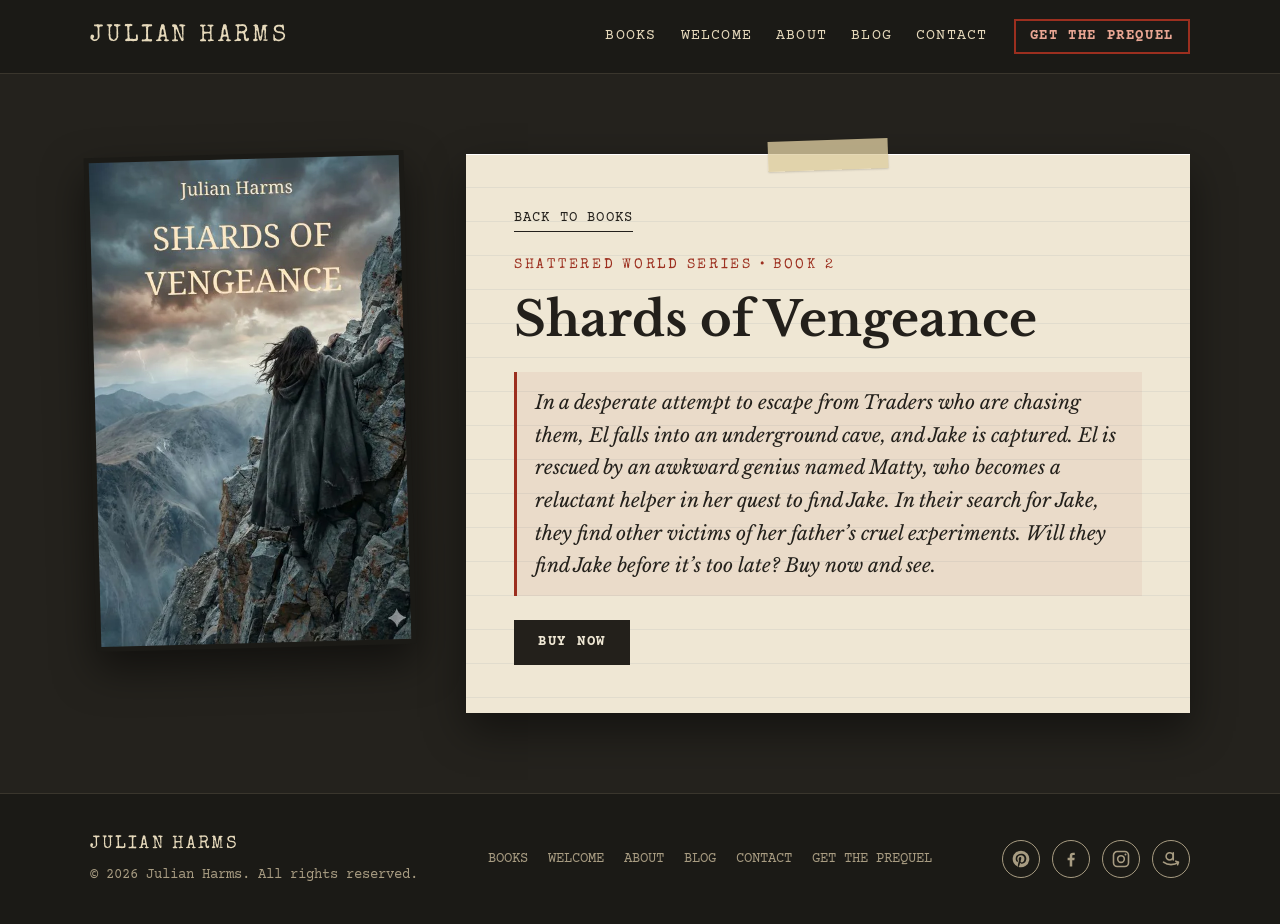
<file: books/shards-of-vengeance/index.html>
<!doctype html>
<html lang="en">

<head>
  <meta charset="utf-8" />
  <meta name="viewport" content="width=device-width, initial-scale=1" />
  <meta name="description" content="Shards of Vengeance by Julian Harms, Book 2 in the Shattered World Series, is dystopian dark fantasy about courage, found family, and impossible odds." />
  <link rel="canonical" href="https://julianharms.com/books/shards-of-vengeance/" />
  <meta property="og:title" content="Shards of Vengeance | Julian Harms" />
  <meta property="og:description" content="Book 2 in the Shattered World Series by dystopian dark fantasy author Julian Harms." />
  <meta property="og:type" content="book" />
  <meta property="og:url" content="https://julianharms.com/books/shards-of-vengeance/" />
  <meta property="og:site_name" content="Julian Harms" />
  <meta property="og:locale" content="en_US" />
  <meta property="og:image" content="https://julianharms.com/images/shards-of-vengeance-cover.jpg" />
  <meta property="og:image:width" content="512" />
  <meta property="og:image:height" content="800" />
  <meta property="og:image:alt" content="Shards of Vengeance book cover" />
  <meta name="twitter:card" content="summary" />
  <meta name="twitter:title" content="Shards of Vengeance | Julian Harms" />
  <meta name="twitter:description" content="Book 2 in the Shattered World Series by dystopian dark fantasy author Julian Harms." />
  <meta name="twitter:image" content="https://julianharms.com/images/shards-of-vengeance-cover.jpg" />
  <meta name="twitter:image:alt" content="Shards of Vengeance book cover" />
  <link rel="icon" href="/favicon.ico" sizes="48x48" />
  <link rel="icon" href="/images/favicon.svg" type="image/svg+xml" />
  <link rel="apple-touch-icon" href="/images/apple-touch-icon.png" />
  <link rel="manifest" href="/site.webmanifest" />
  <meta name="theme-color" content="#1b1a16" />
  <title>Shards of Vengeance | Julian Harms</title>
  <link rel="preconnect" href="https://fonts.googleapis.com" />
  <link rel="preconnect" href="https://fonts.gstatic.com" crossorigin />
  <link
    href="https://fonts.googleapis.com/css2?family=Libre+Baskerville:ital,wght@0,400;0,700;1,400&family=Special+Elite&family=Courier+Prime:wght@400;700&display=swap"
    rel="stylesheet" />
  <script type="application/ld+json">
    {
      "@context": "https://schema.org",
      "@graph": [
        {
          "@type": "Book",
          "@id": "https://julianharms.com/books/shards-of-vengeance/#book",
          "name": "Shards of Vengeance",
          "author": {
            "@type": "Person",
            "@id": "https://julianharms.com/#author",
            "name": "Julian Harms",
            "url": "https://julianharms.com/"
          },
          "bookFormat": "https://schema.org/EBook",
          "genre": [
            "Dystopian fiction",
            "Dark fantasy"
          ],
          "image": "https://julianharms.com/images/shards-of-vengeance-cover.webp",
          "url": "https://julianharms.com/books/shards-of-vengeance/",
          "description": "In a desperate attempt to escape from Traders who are chasing them, El falls into an underground cave, and Jake is captured. El is rescued by an awkward genius named Matty, who becomes a reluctant helper in her quest to find Jake. In their search for Jake, they find other victims of her father’s cruel experiments. Will they find Jake before it’s too late? Buy now and see.",
          "offers": {
            "@type": "Offer",
            "url": "https://www.amazon.com/dp/B0GWYNR5W9",
            "availability": "https://schema.org/InStock"
          },
          "inLanguage": "en",
          "isPartOf": {
            "@id": "https://julianharms.com/#shattered-world-series"
          },
          "position": 2,
          "identifier": {
            "@type": "PropertyValue",
            "propertyID": "ASIN",
            "value": "B0GWYNR5W9"
          }
        },
        {
          "@type": "BookSeries",
          "@id": "https://julianharms.com/#shattered-world-series",
          "name": "Shattered World Series",
          "url": "https://julianharms.com/#books",
          "author": {
            "@id": "https://julianharms.com/#author"
          }
        },
        {
          "@type": "BreadcrumbList",
          "itemListElement": [
            {
              "@type": "ListItem",
              "position": 1,
              "name": "Julian Harms",
              "item": "https://julianharms.com/"
            },
            {
              "@type": "ListItem",
              "position": 2,
              "name": "Shards of Vengeance",
              "item": "https://julianharms.com/books/shards-of-vengeance/"
            }
          ]
        }
      ]
    }
  </script>
  <link rel="stylesheet" href="../../styles.css" />
</head>

<body>
  <header class="site-header">
    <div class="container header-inner">
      <a class="logo" href="/">Julian Harms</a>
      <nav class="nav">
        <a href="/#books">Books</a>
        <a href="/#about">Welcome</a>
        <a href="/about/">About</a>
        <a href="/blog/">Blog</a>
        <a href="/contact/">Contact</a>
      </nav>
      <a class="button ghost" href="/#signup">Get the Prequel</a>
    </div>
  </header>

  <main>
    <section class="section book-detail">
      <div class="container book-detail-grid">
        <div class="book-detail-cover glass">
          <img class="book-cover" src="../../images/shards-of-vengeance-cover.webp" alt="Shards of Vengeance book cover" width="512" height="800" decoding="async" fetchpriority="high" />
        </div>
        <div class="book-detail-copy">
          <a class="text-link back-link" href="/#books">Back to books</a>
          <p class="eyebrow">Shattered World Series &bull; Book 2</p>
          <h1>Shards of Vengeance</h1>
          <p class="lead">
            In a desperate attempt to escape from Traders who are chasing them, El falls into an underground cave, and Jake is captured. El is rescued by an awkward genius named Matty, who becomes a reluctant helper in her quest to find Jake. In their search for Jake, they find other victims of her father’s cruel experiments. Will they find Jake before it’s too late? Buy now and see.
          </p>
          <div class="book-actions">
            <a class="button cta buy-button" href="https://www.amazon.com/dp/B0GWYNR5W9" target="_blank" rel="noopener noreferrer">Buy Now</a>
          </div>
        </div>
      </div>
    </section>
  </main>

  <footer class="site-footer">
    <div class="container footer-inner">
      <div>
        <a class="logo small" href="/">Julian Harms</a>
        <p class="fine-print">&copy; 2026 Julian Harms. All rights reserved.</p>
      </div>
      <div class="footer-links">
        <a href="/#books">Books</a>
        <a href="/#about">Welcome</a>
        <a href="/about/">About</a>
        <a href="/blog/">Blog</a>
        <a href="/contact/">Contact</a>
        <a href="/#signup">Get the Prequel</a>
      </div>
      <div class="social-links">
        <a class="social-icon" href="https://www.pinterest.com/0xsi0481m8g98vflykwwtysgiju89o/" target="_blank" rel="noopener noreferrer me" aria-label="Julian Harms on Pinterest" title="Pinterest">
          <svg viewBox="0 0 24 24" width="20" height="20" aria-hidden="true" focusable="false"><path fill="currentColor" d="M12 2a10 10 0 0 0-3.64 19.31c-.09-.78-.17-1.98.03-2.83l1.18-5s-.3-.6-.3-1.49c0-1.4.81-2.44 1.82-2.44.86 0 1.27.64 1.27 1.41 0 .86-.55 2.15-.83 3.34-.24 1 .5 1.81 1.48 1.81 1.78 0 3.15-1.88 3.15-4.58 0-2.39-1.72-4.07-4.18-4.07-2.85 0-4.52 2.14-4.52 4.35 0 .86.33 1.78.74 2.28.08.1.09.19.07.29l-.28 1.13c-.04.18-.15.22-.33.13-1.25-.58-2.03-2.4-2.03-3.87 0-3.15 2.29-6.04 6.6-6.04 3.46 0 6.16 2.47 6.16 5.77 0 3.44-2.17 6.22-5.18 6.22-1.01 0-1.97-.53-2.29-1.15l-.62 2.38c-.23.87-.84 1.95-1.25 2.62A10 10 0 1 0 12 2z"/></svg>
        </a>
        <a class="social-icon" href="https://www.facebook.com/profile.php?id=61579558916763" target="_blank" rel="noopener noreferrer me" aria-label="Julian Harms on Facebook" title="Facebook">
          <svg viewBox="0 0 24 24" width="20" height="20" aria-hidden="true" focusable="false"><path fill="currentColor" d="M13.5 21v-7.5h2.53l.38-2.94H13.5V8.69c0-.85.24-1.43 1.46-1.43h1.56V4.63a20.9 20.9 0 0 0-2.27-.12c-2.25 0-3.79 1.37-3.79 3.89v2.16H7.92v2.94h2.54V21h3.04z"/></svg>
        </a>
        <a class="social-icon" href="https://www.instagram.com/julianharmsauthor/" target="_blank" rel="noopener noreferrer me" aria-label="Julian Harms on Instagram" title="Instagram">
          <svg viewBox="0 0 24 24" width="20" height="20" aria-hidden="true" focusable="false"><path fill="none" stroke="currentColor" stroke-width="1.9" d="M7.5 3h9A4.5 4.5 0 0 1 21 7.5v9a4.5 4.5 0 0 1-4.5 4.5h-9A4.5 4.5 0 0 1 3 16.5v-9A4.5 4.5 0 0 1 7.5 3z"/><circle cx="12" cy="12" r="4" fill="none" stroke="currentColor" stroke-width="1.9"/><circle cx="17.4" cy="6.6" r="1.2" fill="currentColor"/></svg>
        </a>
        <a class="social-icon" href="https://www.amazon.com/author/julianharmsauthor" target="_blank" rel="noopener noreferrer me" aria-label="Julian Harms on Amazon" title="Amazon">
          <svg viewBox="0 0 24 24" width="20" height="20" aria-hidden="true" focusable="false"><circle cx="10.4" cy="8.8" r="4.3" fill="none" stroke="currentColor" stroke-width="1.9"/><path fill="none" stroke="currentColor" stroke-width="1.9" stroke-linecap="round" stroke-linejoin="round" d="M14.7 4.5v8.6M3 15.8c5.2 3.9 12.8 3.9 18 0M17.8 14.6l3.2 1.2-1.1 3.1"/></svg>
        </a>
      </div>
    </div>
  </footer>
</body>

</html>
</file>
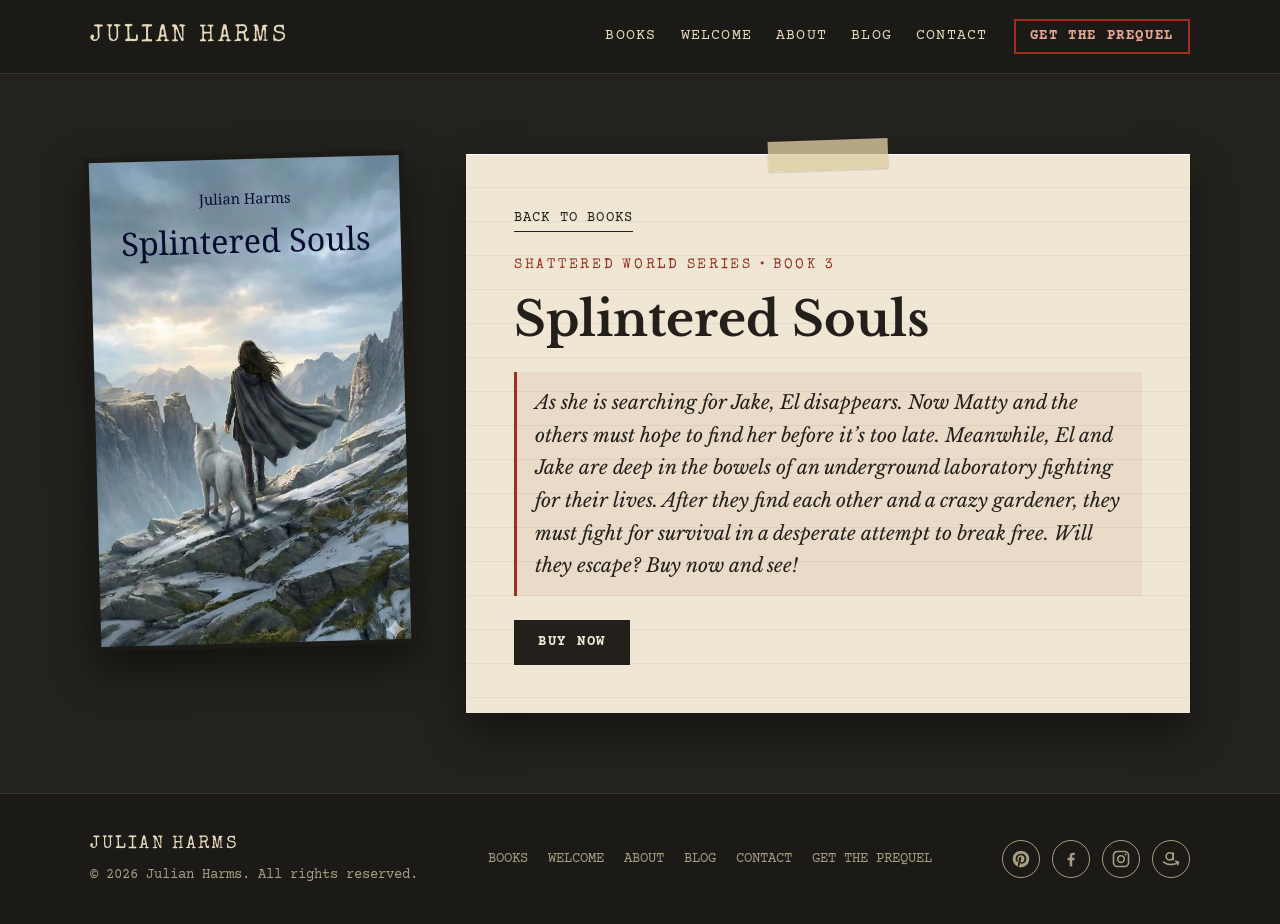
<file: books/splintered-souls/index.html>
<!doctype html>
<html lang="en">

<head>
  <meta charset="utf-8" />
  <meta name="viewport" content="width=device-width, initial-scale=1" />
  <meta name="description" content="Splintered Souls by Julian Harms, Book 3 in the Shattered World Series, is dystopian dark fantasy about saving the future at a terrible cost." />
  <link rel="canonical" href="https://julianharms.com/books/splintered-souls/" />
  <meta property="og:title" content="Splintered Souls | Julian Harms" />
  <meta property="og:description" content="Book 3 in the Shattered World Series by dystopian dark fantasy author Julian Harms." />
  <meta property="og:type" content="book" />
  <meta property="og:url" content="https://julianharms.com/books/splintered-souls/" />
  <meta property="og:site_name" content="Julian Harms" />
  <meta property="og:locale" content="en_US" />
  <meta property="og:image" content="https://julianharms.com/images/splintered-souls-cover.jpg" />
  <meta property="og:image:width" content="512" />
  <meta property="og:image:height" content="800" />
  <meta property="og:image:alt" content="Splintered Souls book cover" />
  <meta name="twitter:card" content="summary" />
  <meta name="twitter:title" content="Splintered Souls | Julian Harms" />
  <meta name="twitter:description" content="Book 3 in the Shattered World Series by dystopian dark fantasy author Julian Harms." />
  <meta name="twitter:image" content="https://julianharms.com/images/splintered-souls-cover.jpg" />
  <meta name="twitter:image:alt" content="Splintered Souls book cover" />
  <link rel="icon" href="/favicon.ico" sizes="48x48" />
  <link rel="icon" href="/images/favicon.svg" type="image/svg+xml" />
  <link rel="apple-touch-icon" href="/images/apple-touch-icon.png" />
  <link rel="manifest" href="/site.webmanifest" />
  <meta name="theme-color" content="#1b1a16" />
  <title>Splintered Souls | Julian Harms</title>
  <link rel="preconnect" href="https://fonts.googleapis.com" />
  <link rel="preconnect" href="https://fonts.gstatic.com" crossorigin />
  <link
    href="https://fonts.googleapis.com/css2?family=Libre+Baskerville:ital,wght@0,400;0,700;1,400&family=Special+Elite&family=Courier+Prime:wght@400;700&display=swap"
    rel="stylesheet" />
  <script type="application/ld+json">
    {
      "@context": "https://schema.org",
      "@graph": [
        {
          "@type": "Book",
          "@id": "https://julianharms.com/books/splintered-souls/#book",
          "name": "Splintered Souls",
          "author": {
            "@type": "Person",
            "@id": "https://julianharms.com/#author",
            "name": "Julian Harms",
            "url": "https://julianharms.com/"
          },
          "bookFormat": "https://schema.org/EBook",
          "genre": [
            "Dystopian fiction",
            "Dark fantasy"
          ],
          "image": "https://julianharms.com/images/splintered-souls-cover.webp",
          "url": "https://julianharms.com/books/splintered-souls/",
          "description": "As she is searching for Jake, El disappears. Now Matty and the others must hope to find her before it’s too late. Meanwhile, El and Jake are deep in the bowels of an underground laboratory fighting for their lives. After they find each other and a crazy gardener, they must fight for survival in a desperate attempt to break free. Will they escape? Buy now and see!",
          "offers": {
            "@type": "Offer",
            "url": "https://www.amazon.com/dp/B0GX2TV7L5",
            "availability": "https://schema.org/InStock"
          },
          "inLanguage": "en",
          "isPartOf": {
            "@id": "https://julianharms.com/#shattered-world-series"
          },
          "position": 3,
          "identifier": {
            "@type": "PropertyValue",
            "propertyID": "ASIN",
            "value": "B0GX2TV7L5"
          }
        },
        {
          "@type": "BookSeries",
          "@id": "https://julianharms.com/#shattered-world-series",
          "name": "Shattered World Series",
          "url": "https://julianharms.com/#books",
          "author": {
            "@id": "https://julianharms.com/#author"
          }
        },
        {
          "@type": "BreadcrumbList",
          "itemListElement": [
            {
              "@type": "ListItem",
              "position": 1,
              "name": "Julian Harms",
              "item": "https://julianharms.com/"
            },
            {
              "@type": "ListItem",
              "position": 2,
              "name": "Splintered Souls",
              "item": "https://julianharms.com/books/splintered-souls/"
            }
          ]
        }
      ]
    }
  </script>
  <link rel="stylesheet" href="../../styles.css" />
</head>

<body>
  <header class="site-header">
    <div class="container header-inner">
      <a class="logo" href="/">Julian Harms</a>
      <nav class="nav">
        <a href="/#books">Books</a>
        <a href="/#about">Welcome</a>
        <a href="/about/">About</a>
        <a href="/blog/">Blog</a>
        <a href="/contact/">Contact</a>
      </nav>
      <a class="button ghost" href="/#signup">Get the Prequel</a>
    </div>
  </header>

  <main>
    <section class="section book-detail">
      <div class="container book-detail-grid">
        <div class="book-detail-cover glass">
          <img class="book-cover" src="../../images/splintered-souls-cover.webp" alt="Splintered Souls book cover" width="512" height="800" decoding="async" fetchpriority="high" />
        </div>
        <div class="book-detail-copy">
          <a class="text-link back-link" href="/#books">Back to books</a>
          <p class="eyebrow">Shattered World Series &bull; Book 3</p>
          <h1>Splintered Souls</h1>
          <p class="lead">
            As she is searching for Jake, El disappears. Now Matty and the others must hope to find her before it’s too late. Meanwhile, El and Jake are deep in the bowels of an underground laboratory fighting for their lives. After they find each other and a crazy gardener, they must fight for survival in a desperate attempt to break free. Will they escape? Buy now and see!
          </p>
          <div class="book-actions">
            <a class="button cta buy-button" href="https://www.amazon.com/dp/B0GX2TV7L5" target="_blank" rel="noopener noreferrer">Buy Now</a>
          </div>
        </div>
      </div>
    </section>
  </main>

  <footer class="site-footer">
    <div class="container footer-inner">
      <div>
        <a class="logo small" href="/">Julian Harms</a>
        <p class="fine-print">&copy; 2026 Julian Harms. All rights reserved.</p>
      </div>
      <div class="footer-links">
        <a href="/#books">Books</a>
        <a href="/#about">Welcome</a>
        <a href="/about/">About</a>
        <a href="/blog/">Blog</a>
        <a href="/contact/">Contact</a>
        <a href="/#signup">Get the Prequel</a>
      </div>
      <div class="social-links">
        <a class="social-icon" href="https://www.pinterest.com/0xsi0481m8g98vflykwwtysgiju89o/" target="_blank" rel="noopener noreferrer me" aria-label="Julian Harms on Pinterest" title="Pinterest">
          <svg viewBox="0 0 24 24" width="20" height="20" aria-hidden="true" focusable="false"><path fill="currentColor" d="M12 2a10 10 0 0 0-3.64 19.31c-.09-.78-.17-1.98.03-2.83l1.18-5s-.3-.6-.3-1.49c0-1.4.81-2.44 1.82-2.44.86 0 1.27.64 1.27 1.41 0 .86-.55 2.15-.83 3.34-.24 1 .5 1.81 1.48 1.81 1.78 0 3.15-1.88 3.15-4.58 0-2.39-1.72-4.07-4.18-4.07-2.85 0-4.52 2.14-4.52 4.35 0 .86.33 1.78.74 2.28.08.1.09.19.07.29l-.28 1.13c-.04.18-.15.22-.33.13-1.25-.58-2.03-2.4-2.03-3.87 0-3.15 2.29-6.04 6.6-6.04 3.46 0 6.16 2.47 6.16 5.77 0 3.44-2.17 6.22-5.18 6.22-1.01 0-1.97-.53-2.29-1.15l-.62 2.38c-.23.87-.84 1.95-1.25 2.62A10 10 0 1 0 12 2z"/></svg>
        </a>
        <a class="social-icon" href="https://www.facebook.com/profile.php?id=61579558916763" target="_blank" rel="noopener noreferrer me" aria-label="Julian Harms on Facebook" title="Facebook">
          <svg viewBox="0 0 24 24" width="20" height="20" aria-hidden="true" focusable="false"><path fill="currentColor" d="M13.5 21v-7.5h2.53l.38-2.94H13.5V8.69c0-.85.24-1.43 1.46-1.43h1.56V4.63a20.9 20.9 0 0 0-2.27-.12c-2.25 0-3.79 1.37-3.79 3.89v2.16H7.92v2.94h2.54V21h3.04z"/></svg>
        </a>
        <a class="social-icon" href="https://www.instagram.com/julianharmsauthor/" target="_blank" rel="noopener noreferrer me" aria-label="Julian Harms on Instagram" title="Instagram">
          <svg viewBox="0 0 24 24" width="20" height="20" aria-hidden="true" focusable="false"><path fill="none" stroke="currentColor" stroke-width="1.9" d="M7.5 3h9A4.5 4.5 0 0 1 21 7.5v9a4.5 4.5 0 0 1-4.5 4.5h-9A4.5 4.5 0 0 1 3 16.5v-9A4.5 4.5 0 0 1 7.5 3z"/><circle cx="12" cy="12" r="4" fill="none" stroke="currentColor" stroke-width="1.9"/><circle cx="17.4" cy="6.6" r="1.2" fill="currentColor"/></svg>
        </a>
        <a class="social-icon" href="https://www.amazon.com/author/julianharmsauthor" target="_blank" rel="noopener noreferrer me" aria-label="Julian Harms on Amazon" title="Amazon">
          <svg viewBox="0 0 24 24" width="20" height="20" aria-hidden="true" focusable="false"><circle cx="10.4" cy="8.8" r="4.3" fill="none" stroke="currentColor" stroke-width="1.9"/><path fill="none" stroke="currentColor" stroke-width="1.9" stroke-linecap="round" stroke-linejoin="round" d="M14.7 4.5v8.6M3 15.8c5.2 3.9 12.8 3.9 18 0M17.8 14.6l3.2 1.2-1.1 3.1"/></svg>
        </a>
      </div>
    </div>
  </footer>
</body>

</html>
</file>
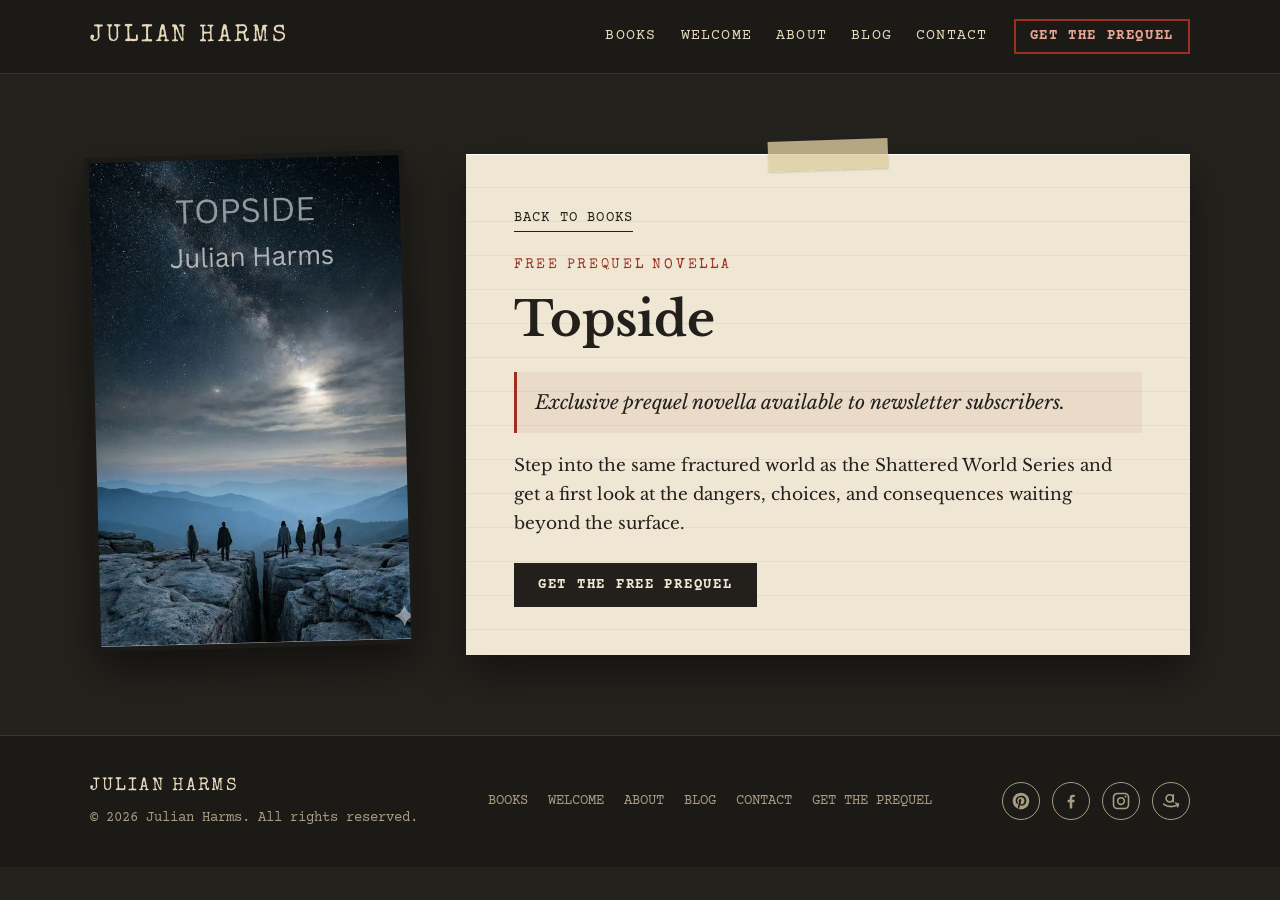
<file: books/topside/index.html>
<!doctype html>
<html lang="en">

<head>
  <meta charset="utf-8" />
  <meta name="viewport" content="width=device-width, initial-scale=1" />
  <meta name="description" content="Topside is a free prequel novella from Julian Harms, set in the same dystopian dark fantasy world as the Shattered World Series." />
  <link rel="canonical" href="https://julianharms.com/books/topside/" />
  <meta property="og:title" content="Topside | Julian Harms" />
  <meta property="og:description" content="Get the free prequel novella set in Julian Harms' dystopian dark fantasy world." />
  <meta property="og:type" content="book" />
  <meta property="og:url" content="https://julianharms.com/books/topside/" />
  <meta property="og:site_name" content="Julian Harms" />
  <meta property="og:locale" content="en_US" />
  <meta property="og:image" content="https://julianharms.com/images/TOPSIDE.jpg" />
  <meta property="og:image:width" content="512" />
  <meta property="og:image:height" content="800" />
  <meta property="og:image:alt" content="Topside book cover" />
  <meta name="twitter:card" content="summary" />
  <meta name="twitter:title" content="Topside | Julian Harms" />
  <meta name="twitter:description" content="Get the free prequel novella set in Julian Harms' dystopian dark fantasy world." />
  <meta name="twitter:image" content="https://julianharms.com/images/TOPSIDE.jpg" />
  <meta name="twitter:image:alt" content="Topside book cover" />
  <link rel="icon" href="/favicon.ico" sizes="48x48" />
  <link rel="icon" href="/images/favicon.svg" type="image/svg+xml" />
  <link rel="apple-touch-icon" href="/images/apple-touch-icon.png" />
  <link rel="manifest" href="/site.webmanifest" />
  <meta name="theme-color" content="#1b1a16" />
  <title>Topside | Julian Harms</title>
  <link rel="preconnect" href="https://fonts.googleapis.com" />
  <link rel="preconnect" href="https://fonts.gstatic.com" crossorigin />
  <link
    href="https://fonts.googleapis.com/css2?family=Libre+Baskerville:ital,wght@0,400;0,700;1,400&family=Special+Elite&family=Courier+Prime:wght@400;700&display=swap"
    rel="stylesheet" />
  <script type="application/ld+json">
    {
      "@context": "https://schema.org",
      "@graph": [
        {
          "@type": "Book",
          "@id": "https://julianharms.com/books/topside/#book",
          "name": "Topside",
          "author": {
            "@type": "Person",
            "@id": "https://julianharms.com/#author",
            "name": "Julian Harms",
            "url": "https://julianharms.com/"
          },
          "bookFormat": "https://schema.org/EBook",
          "genre": [
            "Dystopian fiction",
            "Dark fantasy"
          ],
          "image": "https://julianharms.com/images/TOPSIDE.webp",
          "url": "https://julianharms.com/books/topside/",
          "description": "Topside is a free prequel novella available to Julian Harms reader list subscribers.",
          "inLanguage": "en"
        },
        {
          "@type": "BreadcrumbList",
          "itemListElement": [
            {
              "@type": "ListItem",
              "position": 1,
              "name": "Julian Harms",
              "item": "https://julianharms.com/"
            },
            {
              "@type": "ListItem",
              "position": 2,
              "name": "Topside",
              "item": "https://julianharms.com/books/topside/"
            }
          ]
        }
      ]
    }
  </script>
  <link rel="stylesheet" href="../../styles.css" />
</head>

<body>
  <header class="site-header">
    <div class="container header-inner">
      <a class="logo" href="/">Julian Harms</a>
      <nav class="nav">
        <a href="/#books">Books</a>
        <a href="/#about">Welcome</a>
        <a href="/about/">About</a>
        <a href="/blog/">Blog</a>
        <a href="/contact/">Contact</a>
      </nav>
      <a class="button ghost" href="/#signup">Get the Prequel</a>
    </div>
  </header>

  <main>
    <section class="section book-detail">
      <div class="container book-detail-grid">
        <div class="book-detail-cover glass">
          <img class="book-cover" src="../../images/TOPSIDE.webp" alt="Topside book cover" width="512" height="800" decoding="async" fetchpriority="high" />
        </div>
        <div class="book-detail-copy">
          <a class="text-link back-link" href="/#books">Back to books</a>
          <p class="eyebrow">Free Prequel Novella</p>
          <h1>Topside</h1>
          <p class="lead">
            Exclusive prequel novella available to newsletter subscribers.
          </p>
          <p>
            Step into the same fractured world as the Shattered World Series and get a first look at the dangers,
            choices, and consequences waiting beyond the surface.
          </p>
          <div class="book-actions">
            <a class="button cta" href="/#signup">Get the Free Prequel</a>
          </div>
        </div>
      </div>
    </section>
  </main>

  <footer class="site-footer">
    <div class="container footer-inner">
      <div>
        <a class="logo small" href="/">Julian Harms</a>
        <p class="fine-print">&copy; 2026 Julian Harms. All rights reserved.</p>
      </div>
      <div class="footer-links">
        <a href="/#books">Books</a>
        <a href="/#about">Welcome</a>
        <a href="/about/">About</a>
        <a href="/blog/">Blog</a>
        <a href="/contact/">Contact</a>
        <a href="/#signup">Get the Prequel</a>
      </div>
      <div class="social-links">
        <a class="social-icon" href="https://www.pinterest.com/0xsi0481m8g98vflykwwtysgiju89o/" target="_blank" rel="noopener noreferrer me" aria-label="Julian Harms on Pinterest" title="Pinterest">
          <svg viewBox="0 0 24 24" width="20" height="20" aria-hidden="true" focusable="false"><path fill="currentColor" d="M12 2a10 10 0 0 0-3.64 19.31c-.09-.78-.17-1.98.03-2.83l1.18-5s-.3-.6-.3-1.49c0-1.4.81-2.44 1.82-2.44.86 0 1.27.64 1.27 1.41 0 .86-.55 2.15-.83 3.34-.24 1 .5 1.81 1.48 1.81 1.78 0 3.15-1.88 3.15-4.58 0-2.39-1.72-4.07-4.18-4.07-2.85 0-4.52 2.14-4.52 4.35 0 .86.33 1.78.74 2.28.08.1.09.19.07.29l-.28 1.13c-.04.18-.15.22-.33.13-1.25-.58-2.03-2.4-2.03-3.87 0-3.15 2.29-6.04 6.6-6.04 3.46 0 6.16 2.47 6.16 5.77 0 3.44-2.17 6.22-5.18 6.22-1.01 0-1.97-.53-2.29-1.15l-.62 2.38c-.23.87-.84 1.95-1.25 2.62A10 10 0 1 0 12 2z"/></svg>
        </a>
        <a class="social-icon" href="https://www.facebook.com/profile.php?id=61579558916763" target="_blank" rel="noopener noreferrer me" aria-label="Julian Harms on Facebook" title="Facebook">
          <svg viewBox="0 0 24 24" width="20" height="20" aria-hidden="true" focusable="false"><path fill="currentColor" d="M13.5 21v-7.5h2.53l.38-2.94H13.5V8.69c0-.85.24-1.43 1.46-1.43h1.56V4.63a20.9 20.9 0 0 0-2.27-.12c-2.25 0-3.79 1.37-3.79 3.89v2.16H7.92v2.94h2.54V21h3.04z"/></svg>
        </a>
        <a class="social-icon" href="https://www.instagram.com/julianharmsauthor/" target="_blank" rel="noopener noreferrer me" aria-label="Julian Harms on Instagram" title="Instagram">
          <svg viewBox="0 0 24 24" width="20" height="20" aria-hidden="true" focusable="false"><path fill="none" stroke="currentColor" stroke-width="1.9" d="M7.5 3h9A4.5 4.5 0 0 1 21 7.5v9a4.5 4.5 0 0 1-4.5 4.5h-9A4.5 4.5 0 0 1 3 16.5v-9A4.5 4.5 0 0 1 7.5 3z"/><circle cx="12" cy="12" r="4" fill="none" stroke="currentColor" stroke-width="1.9"/><circle cx="17.4" cy="6.6" r="1.2" fill="currentColor"/></svg>
        </a>
        <a class="social-icon" href="https://www.amazon.com/author/julianharmsauthor" target="_blank" rel="noopener noreferrer me" aria-label="Julian Harms on Amazon" title="Amazon">
          <svg viewBox="0 0 24 24" width="20" height="20" aria-hidden="true" focusable="false"><circle cx="10.4" cy="8.8" r="4.3" fill="none" stroke="currentColor" stroke-width="1.9"/><path fill="none" stroke="currentColor" stroke-width="1.9" stroke-linecap="round" stroke-linejoin="round" d="M14.7 4.5v8.6M3 15.8c5.2 3.9 12.8 3.9 18 0M17.8 14.6l3.2 1.2-1.1 3.1"/></svg>
        </a>
      </div>
    </div>
  </footer>
</body>

</html>
</file>
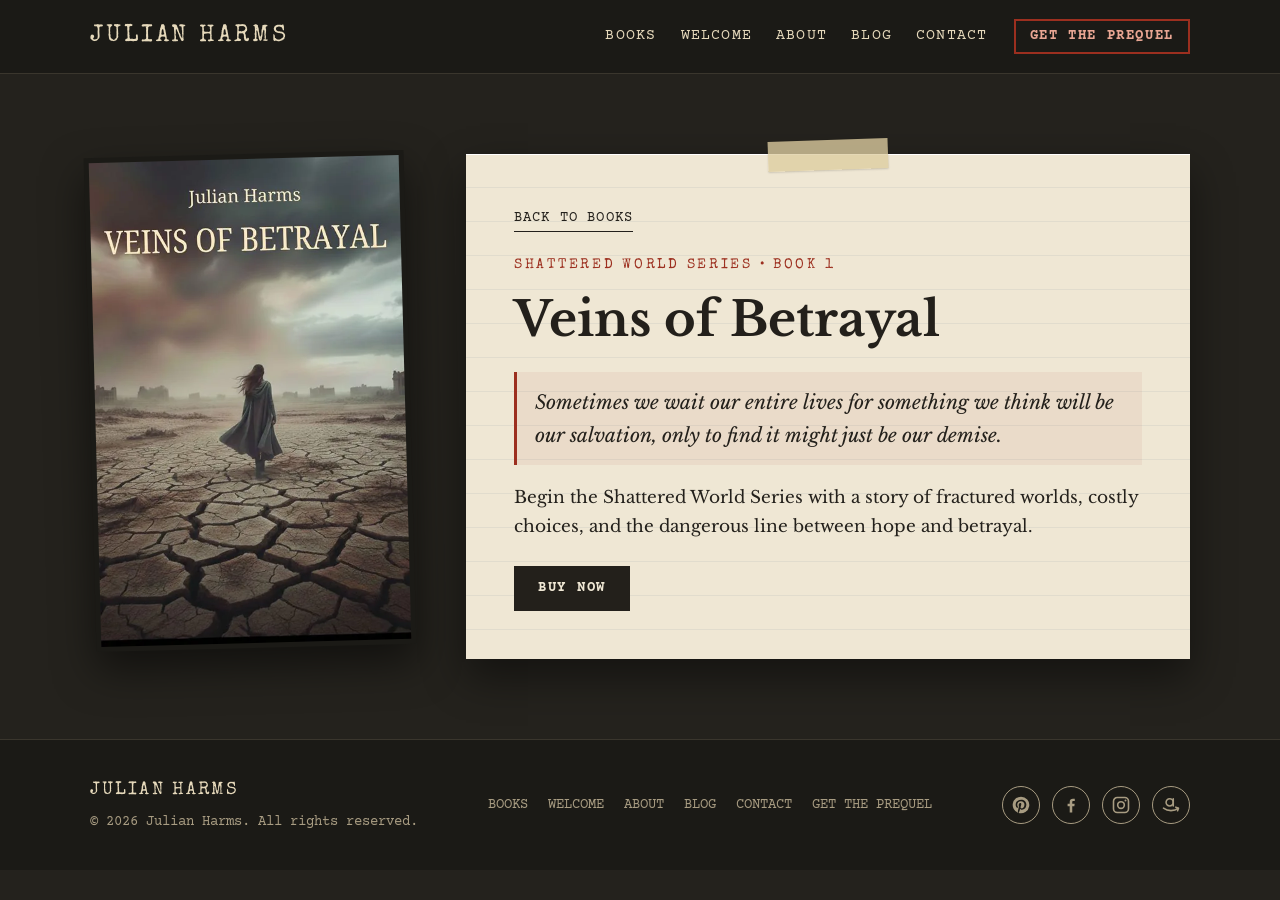
<file: books/veins-of-betrayal/index.html>
<!doctype html>
<html lang="en">

<head>
  <meta charset="utf-8" />
  <meta name="viewport" content="width=device-width, initial-scale=1" />
  <meta name="description" content="Veins of Betrayal by Julian Harms, Book 1 in the Shattered World Series, is dystopian dark fantasy about salvation, survival, and betrayal." />
  <link rel="canonical" href="https://julianharms.com/books/veins-of-betrayal/" />
  <meta property="og:title" content="Veins of Betrayal | Julian Harms" />
  <meta property="og:description" content="Book 1 in the Shattered World Series by dystopian dark fantasy author Julian Harms." />
  <meta property="og:type" content="book" />
  <meta property="og:url" content="https://julianharms.com/books/veins-of-betrayal/" />
  <meta property="og:site_name" content="Julian Harms" />
  <meta property="og:locale" content="en_US" />
  <meta property="og:image" content="https://julianharms.com/images/veins-of-betrayal-cover.jpg" />
  <meta property="og:image:width" content="512" />
  <meta property="og:image:height" content="800" />
  <meta property="og:image:alt" content="Veins of Betrayal book cover" />
  <meta name="twitter:card" content="summary" />
  <meta name="twitter:title" content="Veins of Betrayal | Julian Harms" />
  <meta name="twitter:description" content="Book 1 in the Shattered World Series by dystopian dark fantasy author Julian Harms." />
  <meta name="twitter:image" content="https://julianharms.com/images/veins-of-betrayal-cover.jpg" />
  <meta name="twitter:image:alt" content="Veins of Betrayal book cover" />
  <link rel="icon" href="/favicon.ico" sizes="48x48" />
  <link rel="icon" href="/images/favicon.svg" type="image/svg+xml" />
  <link rel="apple-touch-icon" href="/images/apple-touch-icon.png" />
  <link rel="manifest" href="/site.webmanifest" />
  <meta name="theme-color" content="#1b1a16" />
  <title>Veins of Betrayal | Julian Harms</title>
  <link rel="preconnect" href="https://fonts.googleapis.com" />
  <link rel="preconnect" href="https://fonts.gstatic.com" crossorigin />
  <link
    href="https://fonts.googleapis.com/css2?family=Libre+Baskerville:ital,wght@0,400;0,700;1,400&family=Special+Elite&family=Courier+Prime:wght@400;700&display=swap"
    rel="stylesheet" />
  <script type="application/ld+json">
    {
      "@context": "https://schema.org",
      "@graph": [
        {
          "@type": "Book",
          "@id": "https://julianharms.com/books/veins-of-betrayal/#book",
          "name": "Veins of Betrayal",
          "author": {
            "@type": "Person",
            "@id": "https://julianharms.com/#author",
            "name": "Julian Harms",
            "url": "https://julianharms.com/"
          },
          "bookFormat": "https://schema.org/EBook",
          "genre": [
            "Dystopian fiction",
            "Dark fantasy"
          ],
          "image": "https://julianharms.com/images/veins-of-betrayal-cover.webp",
          "url": "https://julianharms.com/books/veins-of-betrayal/",
          "description": "Sometimes we wait our entire lives for something we think will be our salvation, only to find it might just be our demise.",
          "offers": {
            "@type": "Offer",
            "url": "https://books2read.com/u/b66M6W",
            "availability": "https://schema.org/InStock"
          },
          "inLanguage": "en",
          "isPartOf": {
            "@id": "https://julianharms.com/#shattered-world-series"
          },
          "position": 1
        },
        {
          "@type": "BookSeries",
          "@id": "https://julianharms.com/#shattered-world-series",
          "name": "Shattered World Series",
          "url": "https://julianharms.com/#books",
          "author": {
            "@id": "https://julianharms.com/#author"
          }
        },
        {
          "@type": "BreadcrumbList",
          "itemListElement": [
            {
              "@type": "ListItem",
              "position": 1,
              "name": "Julian Harms",
              "item": "https://julianharms.com/"
            },
            {
              "@type": "ListItem",
              "position": 2,
              "name": "Veins of Betrayal",
              "item": "https://julianharms.com/books/veins-of-betrayal/"
            }
          ]
        }
      ]
    }
  </script>
  <link rel="stylesheet" href="../../styles.css" />
</head>

<body>
  <header class="site-header">
    <div class="container header-inner">
      <a class="logo" href="/">Julian Harms</a>
      <nav class="nav">
        <a href="/#books">Books</a>
        <a href="/#about">Welcome</a>
        <a href="/about/">About</a>
        <a href="/blog/">Blog</a>
        <a href="/contact/">Contact</a>
      </nav>
      <a class="button ghost" href="/#signup">Get the Prequel</a>
    </div>
  </header>

  <main>
    <section class="section book-detail">
      <div class="container book-detail-grid">
        <div class="book-detail-cover glass">
          <img class="book-cover" src="../../images/veins-of-betrayal-cover.webp" alt="Veins of Betrayal book cover" width="512" height="800" decoding="async" fetchpriority="high" />
        </div>
        <div class="book-detail-copy">
          <a class="text-link back-link" href="/#books">Back to books</a>
          <p class="eyebrow">Shattered World Series &bull; Book 1</p>
          <h1>Veins of Betrayal</h1>
          <p class="lead">
            Sometimes we wait our entire lives for something we think will be our salvation, only to find it might
            just be our demise.
          </p>
          <p>
            Begin the Shattered World Series with a story of fractured worlds, costly choices, and the dangerous line
            between hope and betrayal.
          </p>
          <div class="book-actions">
            <a class="button cta buy-button" href="https://books2read.com/u/b66M6W" target="_blank" rel="noopener noreferrer">Buy Now</a>
          </div>
        </div>
      </div>
    </section>
  </main>

  <footer class="site-footer">
    <div class="container footer-inner">
      <div>
        <a class="logo small" href="/">Julian Harms</a>
        <p class="fine-print">&copy; 2026 Julian Harms. All rights reserved.</p>
      </div>
      <div class="footer-links">
        <a href="/#books">Books</a>
        <a href="/#about">Welcome</a>
        <a href="/about/">About</a>
        <a href="/blog/">Blog</a>
        <a href="/contact/">Contact</a>
        <a href="/#signup">Get the Prequel</a>
      </div>
      <div class="social-links">
        <a class="social-icon" href="https://www.pinterest.com/0xsi0481m8g98vflykwwtysgiju89o/" target="_blank" rel="noopener noreferrer me" aria-label="Julian Harms on Pinterest" title="Pinterest">
          <svg viewBox="0 0 24 24" width="20" height="20" aria-hidden="true" focusable="false"><path fill="currentColor" d="M12 2a10 10 0 0 0-3.64 19.31c-.09-.78-.17-1.98.03-2.83l1.18-5s-.3-.6-.3-1.49c0-1.4.81-2.44 1.82-2.44.86 0 1.27.64 1.27 1.41 0 .86-.55 2.15-.83 3.34-.24 1 .5 1.81 1.48 1.81 1.78 0 3.15-1.88 3.15-4.58 0-2.39-1.72-4.07-4.18-4.07-2.85 0-4.52 2.14-4.52 4.35 0 .86.33 1.78.74 2.28.08.1.09.19.07.29l-.28 1.13c-.04.18-.15.22-.33.13-1.25-.58-2.03-2.4-2.03-3.87 0-3.15 2.29-6.04 6.6-6.04 3.46 0 6.16 2.47 6.16 5.77 0 3.44-2.17 6.22-5.18 6.22-1.01 0-1.97-.53-2.29-1.15l-.62 2.38c-.23.87-.84 1.95-1.25 2.62A10 10 0 1 0 12 2z"/></svg>
        </a>
        <a class="social-icon" href="https://www.facebook.com/profile.php?id=61579558916763" target="_blank" rel="noopener noreferrer me" aria-label="Julian Harms on Facebook" title="Facebook">
          <svg viewBox="0 0 24 24" width="20" height="20" aria-hidden="true" focusable="false"><path fill="currentColor" d="M13.5 21v-7.5h2.53l.38-2.94H13.5V8.69c0-.85.24-1.43 1.46-1.43h1.56V4.63a20.9 20.9 0 0 0-2.27-.12c-2.25 0-3.79 1.37-3.79 3.89v2.16H7.92v2.94h2.54V21h3.04z"/></svg>
        </a>
        <a class="social-icon" href="https://www.instagram.com/julianharmsauthor/" target="_blank" rel="noopener noreferrer me" aria-label="Julian Harms on Instagram" title="Instagram">
          <svg viewBox="0 0 24 24" width="20" height="20" aria-hidden="true" focusable="false"><path fill="none" stroke="currentColor" stroke-width="1.9" d="M7.5 3h9A4.5 4.5 0 0 1 21 7.5v9a4.5 4.5 0 0 1-4.5 4.5h-9A4.5 4.5 0 0 1 3 16.5v-9A4.5 4.5 0 0 1 7.5 3z"/><circle cx="12" cy="12" r="4" fill="none" stroke="currentColor" stroke-width="1.9"/><circle cx="17.4" cy="6.6" r="1.2" fill="currentColor"/></svg>
        </a>
        <a class="social-icon" href="https://www.amazon.com/author/julianharmsauthor" target="_blank" rel="noopener noreferrer me" aria-label="Julian Harms on Amazon" title="Amazon">
          <svg viewBox="0 0 24 24" width="20" height="20" aria-hidden="true" focusable="false"><circle cx="10.4" cy="8.8" r="4.3" fill="none" stroke="currentColor" stroke-width="1.9"/><path fill="none" stroke="currentColor" stroke-width="1.9" stroke-linecap="round" stroke-linejoin="round" d="M14.7 4.5v8.6M3 15.8c5.2 3.9 12.8 3.9 18 0M17.8 14.6l3.2 1.2-1.1 3.1"/></svg>
        </a>
      </div>
    </div>
  </footer>
</body>

</html>
</file>
<file: styles.css>
/*
  Julian Harms — "Survivor's Dossier" theme.
  Pages read like a survivor's field notes pinned up in the dark: manila and
  ruled-paper cards with tape, typewriter labels, rubber-stamp tags and
  pinned cover photos on a dusk-brown ground taken from the covers.
  Titles/body: Libre Baskerville. Labels: Special Elite + Courier Prime.
*/
:root {
  color-scheme: dark;
  --ground: #24221d;
  --ground-deep: #1b1a16;
  --rule-dark: #3a362d;
  --manila: #e6d9bb;
  --manila-deep: #d4c39c;
  --paper: #efe7d4;
  --ink: #23201b;
  --soft: #5d5446;
  --stamp: #9c2f1f;
  --stamp-light: #d9a48d;
  --dim: #a89c82;
  --tape: rgba(222, 206, 160, 0.78);
  --font-body: "Libre Baskerville", Georgia, "Times New Roman", serif;
  --font-type: "Special Elite", "Courier New", monospace;
  --font-mono: "Courier Prime", "Courier New", monospace;
}

*,
*::before,
*::after {
  box-sizing: border-box;
}

html {
  overflow-x: clip;
}

body {
  margin: 0;
  font-family: var(--font-body);
  font-size: 1.0625rem;
  line-height: 1.7;
  background: var(--ground);
  color: var(--ink);
  min-height: 100vh;
}

a {
  color: inherit;
  text-decoration: none;
  transition: color 0.15s ease, background-color 0.15s ease, border-color 0.15s ease;
}

a:focus-visible,
button:focus-visible {
  outline: 2px solid var(--stamp-light);
  outline-offset: 3px;
}

img {
  max-width: 100%;
  height: auto;
  display: block;
}

h1,
h2,
h3 {
  font-family: var(--font-body);
  font-weight: 700;
  line-height: 1.18;
  margin: 0 0 0.5em;
}

.container {
  width: min(1100px, 100% - 32px);
  margin: 0 auto;
}

.nowrap {
  white-space: nowrap;
}

/* ---------- Shared pieces ---------- */

.eyebrow {
  font-family: var(--font-type);
  font-size: 0.85rem;
  letter-spacing: 0.2em;
  text-transform: uppercase;
  color: var(--stamp);
  margin: 0 0 14px;
}

.kicker {
  font-family: var(--font-mono);
  font-size: 0.85rem;
  letter-spacing: 0.1em;
  text-transform: uppercase;
  color: var(--soft);
  margin: 0;
}

.lead {
  font-size: 1.1rem;
}

.button {
  display: inline-block;
  font-family: var(--font-mono);
  font-weight: 700;
  font-size: 0.9rem;
  letter-spacing: 0.12em;
  text-transform: uppercase;
  background: var(--ink);
  color: var(--paper);
  border: 2px solid var(--ink);
  padding: 11px 22px;
  line-height: 1.3;
}

.button:hover {
  background: var(--stamp);
  border-color: var(--stamp);
}

.button.ghost {
  background: transparent;
  color: var(--ink);
}

.button.ghost:hover {
  background: var(--ink);
  color: var(--paper);
  border-color: var(--ink);
}

.button.small {
  padding: 9px 18px;
  font-size: 0.85rem;
}

.text-link {
  font-family: var(--font-mono);
  font-size: 0.9rem;
  letter-spacing: 0.08em;
  text-transform: uppercase;
  border-bottom: 1px solid currentColor;
  padding-bottom: 1px;
}

.text-link:hover {
  color: var(--stamp);
}

.back-link {
  display: inline-block;
  margin-bottom: 22px;
}

.book-actions {
  display: flex;
  flex-wrap: wrap;
  align-items: center;
  gap: 16px 24px;
  margin-top: 24px;
}

/* Rubber stamp label */
.tag,
.stamp {
  display: inline-block;
  font-family: var(--font-type);
  font-size: 0.85rem;
  letter-spacing: 0.16em;
  text-transform: uppercase;
  color: var(--stamp);
  border: 2px solid var(--stamp);
  padding: 2px 9px;
  transform: rotate(-4deg);
  opacity: 0.92;
  line-height: 1.4;
}

/* Ruled-paper card with tape */
.card,
.glass {
  background: var(--paper);
  position: relative;
  box-shadow: 0 1px 0 #fff inset, 0 18px 40px rgba(0, 0, 0, 0.45);
  padding: 48px;
}

.card::before,
.glass::before {
  content: "";
  position: absolute;
  inset: 0;
  background: repeating-linear-gradient(transparent 0 33px, rgba(60, 90, 120, 0.08) 33px 34px);
  pointer-events: none;
}

.card > *,
.glass > * {
  position: relative;
}

.tape {
  position: absolute !important;
  width: 120px;
  height: 30px;
  background: var(--tape);
  box-shadow: 0 1px 2px rgba(0, 0, 0, 0.15);
  top: -14px;
  z-index: 2;
}

/* Pinned cover photo: white print */
.photo {
  display: block;
  background: #fff;
  padding: 12px 12px 14px;
  box-shadow: 0 8px 20px rgba(0, 0, 0, 0.3);
  transform: rotate(-2.5deg);
  align-self: start;
}

/* Cover with a slim dark edge */
.photo.dark {
  background: var(--ground-deep);
  padding: 5px;
  box-shadow: 0 10px 24px rgba(0, 0, 0, 0.35);
}

/* ---------- Header ---------- */

.site-header {
  background: var(--ground-deep);
  border-bottom: 1px solid var(--rule-dark);
  color: var(--manila);
  position: sticky;
  top: 0;
  z-index: 20;
}

.header-inner {
  display: flex;
  align-items: center;
  gap: 26px;
  padding: 16px 0;
}

.logo {
  font-family: var(--font-type);
  font-size: 1.5rem;
  letter-spacing: 0.12em;
  text-transform: uppercase;
  margin-right: auto;
  white-space: nowrap;
}

.nav {
  display: flex;
  gap: 24px;
  font-family: var(--font-mono);
  font-size: 0.95rem;
  letter-spacing: 0.08em;
  text-transform: uppercase;
}

.nav a:hover {
  color: var(--stamp-light);
}

.site-header .button {
  background: transparent;
  border: 2px solid var(--stamp);
  color: #e9a693;
  font-size: 0.85rem;
  padding: 7px 14px;
}

.site-header .button:hover {
  background: var(--stamp);
  color: var(--paper);
}

/* ---------- Homepage ---------- */

.hero {
  background:
    linear-gradient(rgba(36, 34, 29, 0.35), var(--ground) 96%),
    url("images/Header%20panel.webp") center 70% / cover;
  padding: 110px 0 120px;
  color: var(--paper);
}

@media (min-width: 900px) {
  /* Show the whole figure and some sky; shift her to the right of the headline */
  .hero {
    min-height: clamp(560px, 46vw, 820px);
    display: flex;
    align-items: center;
    padding: 60px 0 110px;
    background-size: 100% 100%, 130% auto;
    background-position: 0 0, 0% 51%;
  }
}

.hero .eyebrow {
  color: var(--manila);
}

.hero h1 {
  font-size: clamp(2rem, 4.6vw, 3.5rem);
  line-height: 1.15;
  max-width: 19ch;
  margin: 0;
  text-shadow: 0 2px 20px rgba(0, 0, 0, 0.6);
}

.feature {
  margin-top: -60px;
  display: grid;
  grid-template-columns: 300px 1fr;
  gap: 56px;
  transform: rotate(-0.4deg);
}

.feature > .tape {
  left: 46%;
  transform: rotate(-3deg);
}

.feature h2 {
  font-size: clamp(1.75rem, 3.4vw, 2.5rem);
  margin: 10px 0 20px;
}

.tagline {
  margin: 0 0 20px;
  font-style: italic;
  font-size: 1.25rem;
  line-height: 1.6;
  padding: 14px 18px;
  border-left: 3px solid var(--stamp);
  background: rgba(156, 47, 31, 0.06);
}

.books {
  padding: 110px 0 40px;
}

.section-title {
  text-align: center;
  color: var(--paper);
  margin-bottom: 56px;
}

.section-title .eyebrow {
  color: var(--stamp-light);
}

.section-title h2 {
  font-size: clamp(1.75rem, 3.4vw, 2.5rem);
  margin: 0;
}

.reading-order {
  list-style: none;
  margin: 0 0 80px;
  padding: 0;
  display: grid;
  grid-template-columns: repeat(4, minmax(0, 1fr));
  gap: 30px;
}

.reading-order li {
  background: var(--manila);
  box-shadow: 0 12px 26px rgba(0, 0, 0, 0.4);
  position: relative;
}

.reading-order li a {
  display: block;
  padding: 16px 16px 20px;
}

.reading-order li:nth-child(1) { transform: rotate(-2deg); }
.reading-order li:nth-child(2) { transform: rotate(1.5deg) translateY(10px); }
.reading-order li:nth-child(3) { transform: rotate(-1deg); }
.reading-order li:nth-child(4) { transform: rotate(2deg) translateY(6px); }

.reading-order li::after {
  content: "";
  position: absolute;
  top: -8px;
  left: 50%;
  width: 14px;
  height: 14px;
  margin-left: -7px;
  border-radius: 50%;
  background: #8b2a1c;
  box-shadow: 0 2px 3px rgba(0, 0, 0, 0.5);
}

.reading-order img {
  width: 100%;
  height: auto;
  margin-bottom: 14px;
}

.ro-title {
  display: block;
  font-weight: 700;
  font-size: 1.2rem;
  line-height: 1.25;
  margin: 10px 0 4px;
}

.ro-note {
  display: block;
  font-family: var(--font-mono);
  font-size: 0.9rem;
  color: var(--soft);
}

.reading-order a:hover .ro-title {
  color: var(--stamp);
}

.book-list {
  display: grid;
  grid-template-columns: 1fr 1fr;
  gap: 40px;
}

.book-row {
  display: grid;
  grid-template-columns: 140px minmax(0, 1fr);
  gap: 28px;
  padding: 40px 34px;
}

.book-row:nth-child(1) { transform: rotate(0.6deg); }
.book-row:nth-child(2) { transform: rotate(-0.5deg); }

.book-row > .tape {
  right: 30px;
}

.book-row img {
  height: auto;
}

.book-row h3 {
  font-size: 1.55rem;
  margin: 12px 0;
}

.book-row p {
  margin: 0;
  font-size: 1rem;
}

.book-title-link:hover {
  color: var(--stamp);
}

.signup {
  padding: 90px 0;
}

.signup-shell {
  background: var(--manila);
  display: grid;
  grid-template-columns: 230px minmax(0, 1fr);
  gap: 52px;
  align-items: center;
  max-width: 960px;
  margin: 0 auto;
  border-top: 28px solid var(--manila-deep);
}

.signup-shell::before {
  display: none;
}

.signup-cover .photo {
  transform: rotate(2deg);
  margin-bottom: 16px;
}

.signup-cover img {
  height: auto;
}

.signup-panel h2 {
  font-size: clamp(1.6rem, 3vw, 2.2rem);
}

.signup-form {
  margin-top: 22px;
}

.about {
  padding: 40px 0 100px;
}

.about-grid {
  display: grid;
  grid-template-columns: 1.3fr 1fr;
  gap: 50px;
  align-items: center;
}

.about-panel {
  transform: rotate(-0.4deg);
}

.about-panel > .tape {
  left: 40px;
  transform: rotate(-4deg);
}

.about-panel h2 {
  font-size: 2rem;
}

.quote {
  margin: 0;
  color: var(--paper);
  padding: 20px;
}

.quote p {
  font-style: italic;
  font-size: 1.55rem;
  line-height: 1.55;
  margin: 0 0 14px;
}

.quote footer {
  font-family: var(--font-type);
  letter-spacing: 0.24em;
  text-transform: uppercase;
  color: var(--stamp-light);
}

main {
  display: block;
  min-height: calc(100vh - 260px);
}

/* ---------- Book, About, Contact and 404 pages ---------- */

.section {
  padding: 80px 0;
}

.book-detail-grid {
  display: grid;
  grid-template-columns: 320px minmax(0, 1fr);
  gap: 56px;
  align-items: start;
}

.book-detail-cover {
  background: var(--ground-deep);
  padding: 5px;
  box-shadow: 0 18px 40px rgba(0, 0, 0, 0.5);
  transform: rotate(-1.5deg);
}

.book-detail-cover::before {
  display: none;
}

.book-detail-cover .book-cover {
  width: 100%;
  height: auto;
}

.book-detail-copy {
  background: var(--paper);
  position: relative;
  box-shadow: 0 1px 0 #fff inset, 0 18px 40px rgba(0, 0, 0, 0.45);
  padding: 48px;
}

.book-detail-copy::before {
  content: "";
  position: absolute;
  inset: 0;
  background: repeating-linear-gradient(transparent 0 33px, rgba(60, 90, 120, 0.08) 33px 34px);
  pointer-events: none;
}

.book-detail-copy::after {
  content: "";
  position: absolute;
  width: 120px;
  height: 30px;
  background: var(--tape);
  box-shadow: 0 1px 2px rgba(0, 0, 0, 0.15);
  top: -14px;
  left: 50%;
  margin-left: -60px;
  transform: rotate(-2deg);
}

.book-detail-copy > * {
  position: relative;
}

.book-detail-copy h1 {
  font-size: clamp(2rem, 4vw, 3rem);
}

.book-detail .lead {
  font-style: italic;
  font-size: 1.2rem;
  padding: 14px 18px;
  border-left: 3px solid var(--stamp);
  background: rgba(156, 47, 31, 0.06);
}

.about-covers {
  position: relative;
  height: 470px;
}

.about-covers img {
  position: absolute;
  width: 62%;
  height: auto;
  background: #fff;
  padding: 10px 10px 12px;
  box-shadow: 0 12px 26px rgba(0, 0, 0, 0.45);
}

.about-covers img:nth-child(1) { left: 0; top: 0; transform: rotate(-6deg); }
.about-covers img:nth-child(2) { left: 20%; top: 30px; transform: rotate(2deg); }
.about-covers img:nth-child(3) { left: 38%; top: 70px; transform: rotate(7deg); }

.contact-panel {
  max-width: 760px;
  margin: 0 auto;
}

.contact-panel .button {
  text-transform: none;
  letter-spacing: 0.04em;
}

/* ---------- Blog ---------- */

.blog-title {
  max-width: 720px;
  margin: 0 auto 56px;
}

.blog-title h1 {
  font-size: clamp(2.2rem, 5vw, 3.2rem);
}

.blog-title .lead {
  color: var(--manila);
}

.blog-title .text-link {
  color: var(--stamp-light);
  margin-left: 6px;
}

.post-grid {
  display: grid;
  grid-template-columns: repeat(2, minmax(0, 1fr));
  gap: 44px;
  align-items: start;
}

.post-card {
  padding: 0;
}

.post-card:nth-child(odd) { transform: rotate(-0.5deg); }
.post-card:nth-child(even) { transform: rotate(0.5deg); }

.post-card-cover {
  display: block;
  padding: 14px 14px 0;
}

.post-card-cover img {
  width: 100%;
  height: auto;
}

.post-card-body {
  padding: 30px 34px 36px;
}

.post-card h2 {
  font-size: 1.5rem;
  margin: 12px 0;
}

.meta {
  font-family: var(--font-mono);
  font-size: 0.9rem;
  color: var(--soft);
  display: flex;
  align-items: center;
  gap: 14px;
  flex-wrap: wrap;
  margin: 0;
}

.post-shell {
  max-width: 820px;
  background: var(--paper);
  position: relative;
  box-shadow: 0 1px 0 #fff inset, 0 18px 40px rgba(0, 0, 0, 0.45);
  padding: 56px 64px;
}

.post-shell::before {
  content: "";
  position: absolute;
  width: 120px;
  height: 30px;
  background: var(--tape);
  top: -14px;
  left: 50%;
  margin-left: -60px;
  transform: rotate(-2deg);
}

.post-shell h1 {
  font-size: clamp(2rem, 4.4vw, 2.9rem);
  margin: 18px 0 26px;
}

.post-cover {
  width: 100%;
  height: auto;
  background: #fff;
  padding: 10px;
  box-shadow: 0 10px 24px rgba(0, 0, 0, 0.25);
  margin-bottom: 34px;
}

.post-body p {
  margin: 0 0 1.2em;
}

.post-divider {
  text-align: center;
  color: var(--stamp);
  letter-spacing: 0.2em;
  overflow-wrap: anywhere;
}

.post-signoff {
  font-family: var(--font-type);
  font-size: 1.2rem;
}

.post-signup {
  background: var(--manila);
  margin-top: 48px;
  padding: 40px;
  border-top: 22px solid var(--manila-deep);
  box-shadow: 0 10px 26px rgba(0, 0, 0, 0.2);
}

.post-signup::before {
  display: none;
}

.post-signup h2 {
  font-size: 1.6rem;
}

/* ---------- Footer ---------- */

.site-footer {
  background: var(--ground-deep);
  color: var(--dim);
  font-family: var(--font-mono);
  font-size: 0.9rem;
  border-top: 1px solid var(--rule-dark);
}

.footer-inner {
  display: flex;
  justify-content: space-between;
  align-items: center;
  flex-wrap: wrap;
  gap: 20px;
  padding: 36px 0;
}

.logo.small {
  font-size: 1.1rem;
  color: var(--manila);
}

.fine-print {
  margin: 4px 0 0;
}

.footer-links {
  display: flex;
  flex-wrap: wrap;
  gap: 20px;
  text-transform: uppercase;
}

.footer-links a:hover {
  color: var(--manila);
}

/* ---------- Responsive ---------- */

@media (max-width: 860px) {
  /* Nav drops to its own row under the logo; scrolls sideways if it runs out of room */
  .header-inner {
    flex-wrap: wrap;
    padding: 12px 0 0;
    row-gap: 6px;
  }
  .nav {
    order: 3;
    width: 100%;
    gap: 20px;
    overflow-x: auto;
    scrollbar-width: none;
    padding: 4px 0 12px;
    white-space: nowrap;
  }
  .nav::-webkit-scrollbar {
    display: none;
  }
  .reading-order {
    grid-template-columns: repeat(2, minmax(0, 1fr));
    gap: 28px 18px;
  }
  .book-list,
  .about-grid,
  .post-grid {
    grid-template-columns: 1fr;
  }
}

@media (max-width: 720px) {
  .hero {
    /* Tall enough that she stands clear below the headline */
    padding: 56px 0 400px;
    background-size: 100% 100%, auto 108%;
    background-position: 0 0, center 100%;
  }
  .card,
  .glass,
  .book-detail-copy {
    padding: 30px 22px;
  }
  .feature,
  .book-detail-grid,
  .signup-shell {
    grid-template-columns: 1fr;
    gap: 28px;
  }
  .feature .photo {
    width: 70%;
    margin: 0 auto;
  }
  .book-detail-cover {
    width: min(70%, 280px);
    margin: 0 auto;
    padding: 5px;
    box-shadow: 0 10px 22px rgba(0, 0, 0, 0.35);
  }
  .books {
    padding-top: 80px;
  }
  .ro-title {
    font-size: 1rem;
  }
  .book-row {
    grid-template-columns: 100px minmax(0, 1fr);
    gap: 18px;
    padding: 30px 20px;
  }
  .book-row h3 {
    font-size: 1.3rem;
  }
  .signup-cover .photo {
    width: 60%;
  }
  .about {
    padding-top: 20px;
  }
  .about-grid {
    gap: 20px;
  }
  .about-covers {
    height: 300px;
    width: min(100%, 300px);
    margin: 0 auto;
  }
  .section {
    padding: 56px 0;
  }
  .post-shell {
    padding: 36px 22px;
  }
  .post-card-body {
    padding: 24px 22px 28px;
  }
  .post-signup {
    padding: 28px 20px;
  }
  .footer-inner {
    flex-direction: column;
    align-items: flex-start;
  }
}

@media (max-width: 400px) {
  .logo {
    font-size: 1.15rem;
  }
  .site-header .button {
    padding: 6px 10px;
    font-size: 0.75rem;
  }
  .header-inner {
    gap: 10px;
  }
  .nav {
    gap: 16px;
    font-size: 0.9rem;
  }
}

@media (prefers-reduced-motion: reduce) {
  *,
  *::before,
  *::after {
    transition: none !important;
    animation: none !important;
    scroll-behavior: auto !important;
  }
}

/* ---------- Social links ---------- */

.social-links {
  display: flex;
  flex-wrap: wrap;
  gap: 12px;
}

.social-icon {
  display: inline-flex;
  align-items: center;
  justify-content: center;
  width: 38px;
  height: 38px;
  border: 1px solid currentColor;
  border-radius: 50%;
  color: var(--dim);
  transition: color 0.2s ease, transform 0.2s ease;
}

.social-icon:hover,
.social-icon:focus-visible {
  color: var(--manila);
  transform: rotate(-6deg);
}

.page-social {
  margin-top: 22px;
}

.page-social .social-icon {
  color: var(--stamp);
  border-width: 2px;
}

.page-social .social-icon:hover,
.page-social .social-icon:focus-visible {
  color: var(--ink);
}
</file>
